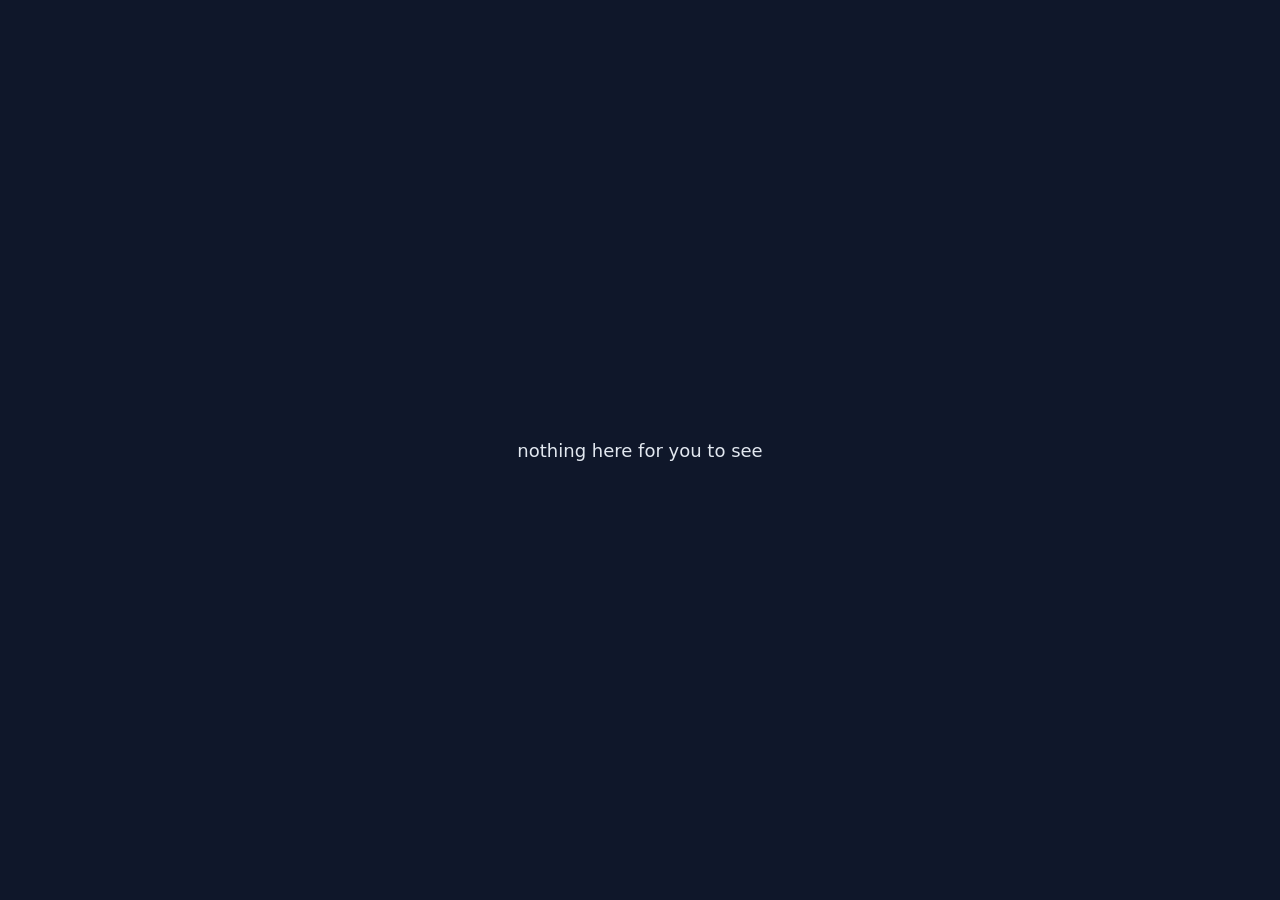
<file: index.html>
<!doctype html>
<html lang="en">
<head>
  <meta charset="utf-8">
  <meta name="viewport" content="width=device-width, initial-scale=1">
  <title>Website</title>
  <style>
    body {
      margin: 0;
      min-height: 100vh;
      display: grid;
      place-items: center;
      background: #0f172a;
      color: #e2e8f0;
      font-family: ui-sans-serif, system-ui, -apple-system, Segoe UI, Roboto, Helvetica, Arial, sans-serif;
    }
    p { font-size: 1.125rem; }
  </style>
</head>
<body>
  <p>nothing here for you to see</p>
</body>
</html>
</file>
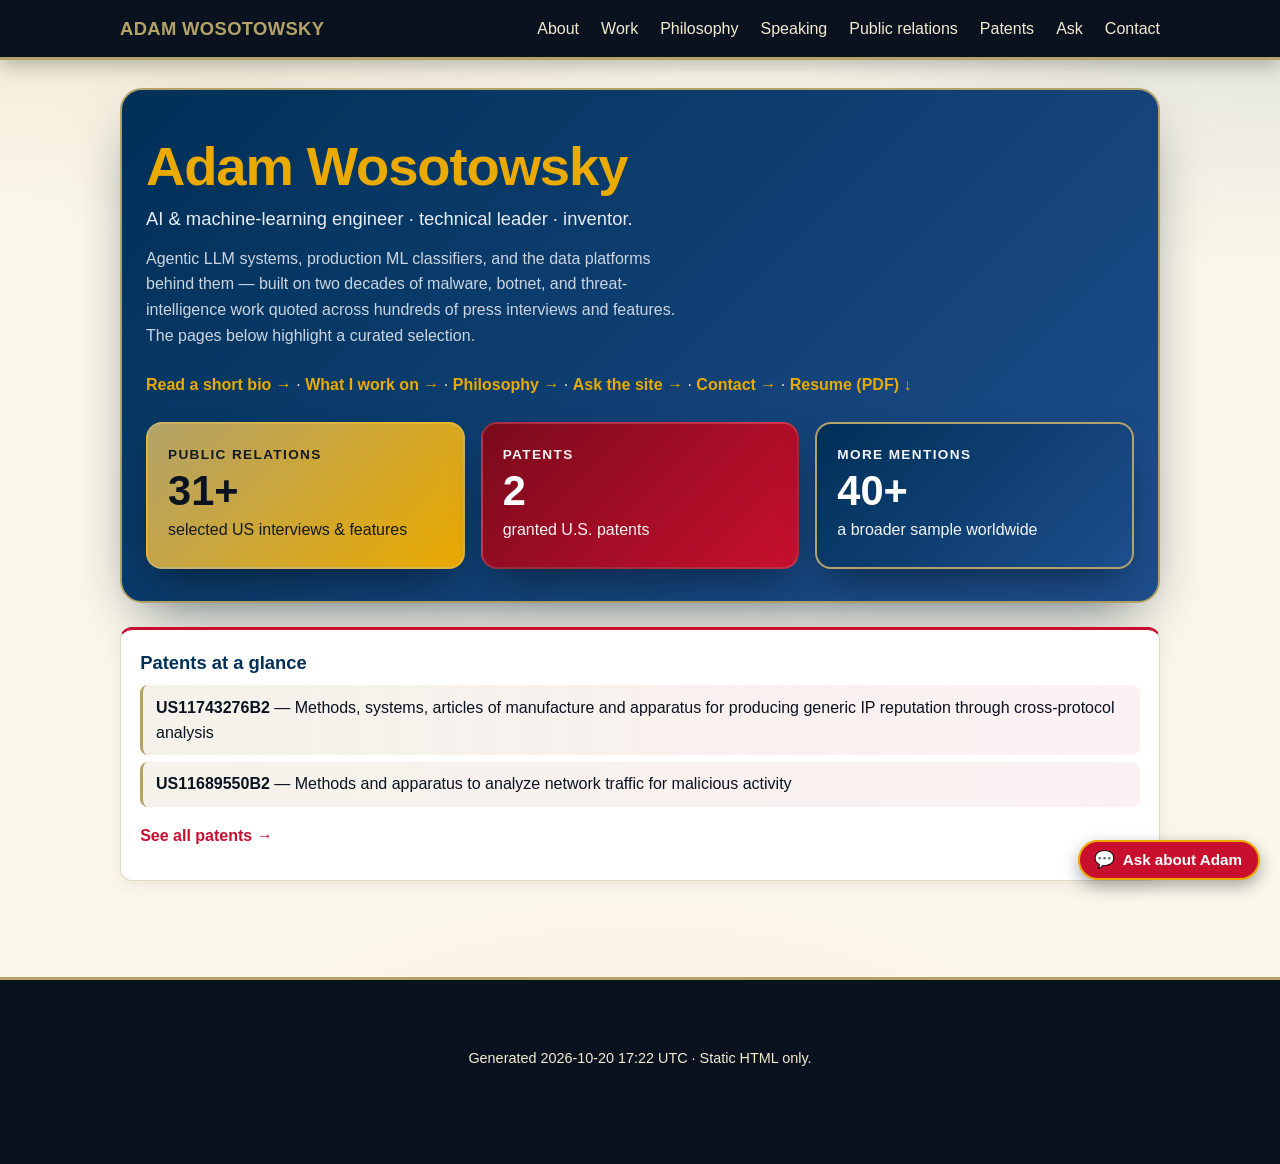
<file: adam/index.html>
<!doctype html>
<html lang="en">
<head>
  <meta charset="utf-8">
  <meta name="viewport" content="width=device-width, initial-scale=1">
  <meta name="referrer" content="no-referrer-when-downgrade">
  <title>Adam Wosotowsky</title>
  <meta name="description" content="Adam Wosotowsky: principal engineer for AI and machine learning — agentic LLM systems, production classifiers, and data platforms. Two decades of ML in threat intelligence.">
  <link rel="stylesheet" href="/adam/assets/styles.css">
  <link rel="icon" type="image/png" sizes="32x32" href="/adam/assets/favicon.png">
  <link rel="apple-touch-icon" sizes="180x180" href="/adam/assets/apple-touch-icon.png">
  <meta property="og:type" content="website">
  <meta property="og:title" content="Adam Wosotowsky">
  <meta property="og:description" content="Adam Wosotowsky: principal engineer for AI and machine learning — agentic LLM systems, production classifiers, and data platforms. Two decades of ML in threat intelligence.">
  <meta property="og:image" content="https://wosotowsky.org/adam/assets/og-card.png">
  <meta property="og:url" content="https://wosotowsky.org/adam/">
  <meta name="twitter:card" content="summary_large_image">
  <script src="/adam/assets/chat-launcher.js" defer></script>
</head>
<body>
  <header class="site-header">
    <div class="wrap header-inner">
      <a class="brand" href="/adam/">Adam&nbsp;Wosotowsky</a>
      <nav class="nav">
        <a href="/adam/about/">About</a>
        <a href="/adam/work/">Work</a>
        <a href="/adam/philosophy/">Philosophy</a>
        <a href="/adam/speaking/">Speaking</a>
        <a href="/adam/pr/">Public relations</a>
        <a href="/adam/patents/">Patents</a>
        <a href="/adam/chat/">Ask</a>
        <a href="/adam/contact/">Contact</a>
      </nav>
    </div>
  </header>
  <main class="wrap">

    <section class="hero">
      <h1>Adam Wosotowsky</h1>
      <p class="lead">AI &amp; machine-learning engineer &middot; technical leader &middot; inventor.</p>
      <p class="lead-sub">Agentic LLM systems, production ML classifiers, and the data platforms behind them &mdash; built on two decades of malware, botnet, and threat-intelligence work quoted across hundreds of press interviews and features. The pages below highlight a curated selection.</p>
      <p class="hero-links"><a href="/adam/about/">Read a short bio &rarr;</a> &middot; <a href="/adam/work/">What I work on &rarr;</a> &middot; <a href="/adam/philosophy/">Philosophy &rarr;</a> &middot; <a href="/adam/chat/">Ask the site &rarr;</a> &middot; <a href="/adam/contact/">Contact &rarr;</a> &middot; <a href="/adam/resume.pdf">Resume (PDF) &darr;</a></p>
      <div class="hero-tiles">
        <a class="tile tile-pr" href="/adam/pr/">
          <span class="tile-label">Public relations</span>
          <span class="tile-count">31+</span>
          <span class="tile-sub">selected US interviews &amp; features</span>
        </a>
        <a class="tile tile-patents" href="/adam/patents/">
          <span class="tile-label">Patents</span>
          <span class="tile-count">2</span>
          <span class="tile-sub">granted U.S. patents</span>
        </a>
        <a class="tile tile-all" href="/adam/mentions-all/">
          <span class="tile-label">More mentions</span>
          <span class="tile-count">40+</span>
          <span class="tile-sub">a broader sample worldwide</span>
        </a>
      </div>
    </section>

    <section class="card patents-preview">
      <h2>Patents at a glance</h2>
      <ul class="patent-list">
      <li><a href="/adam/patents/#US11743276B2">
        <strong>US11743276B2</strong> &mdash; Methods, systems, articles of manufacture and apparatus for producing generic IP reputation through cross-protocol analysis
      </a></li>
      <li><a href="/adam/patents/#US11689550B2">
        <strong>US11689550B2</strong> &mdash; Methods and apparatus to analyze network traffic for malicious activity
      </a></li>
      </ul>
      <p><a class="more" href="/adam/patents/">See all patents &rarr;</a></p>
    </section>
  </main>
  <footer class="site-footer">
    <div class="wrap">
      <p>Generated 2026-10-20 17:22 UTC &middot; Static HTML only.</p>
    </div>
  </footer>
</body>
</html>
</file>
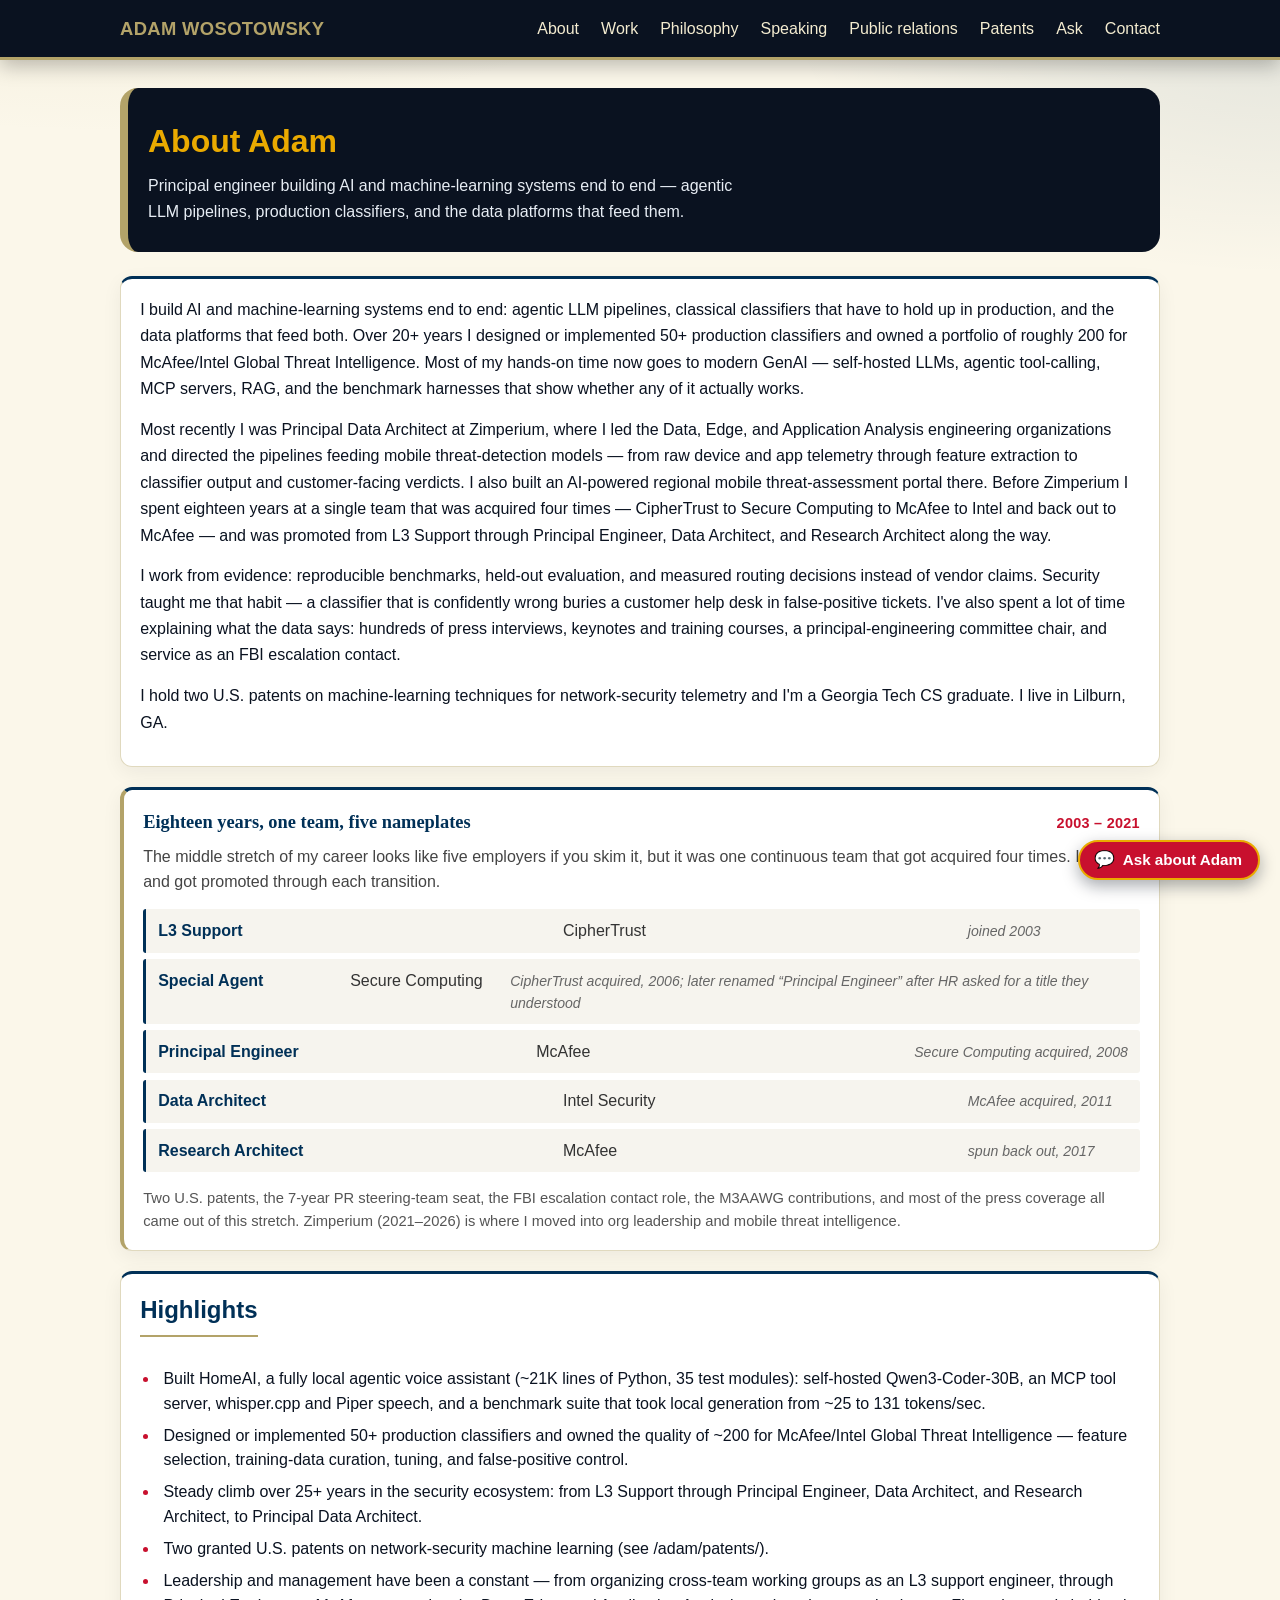
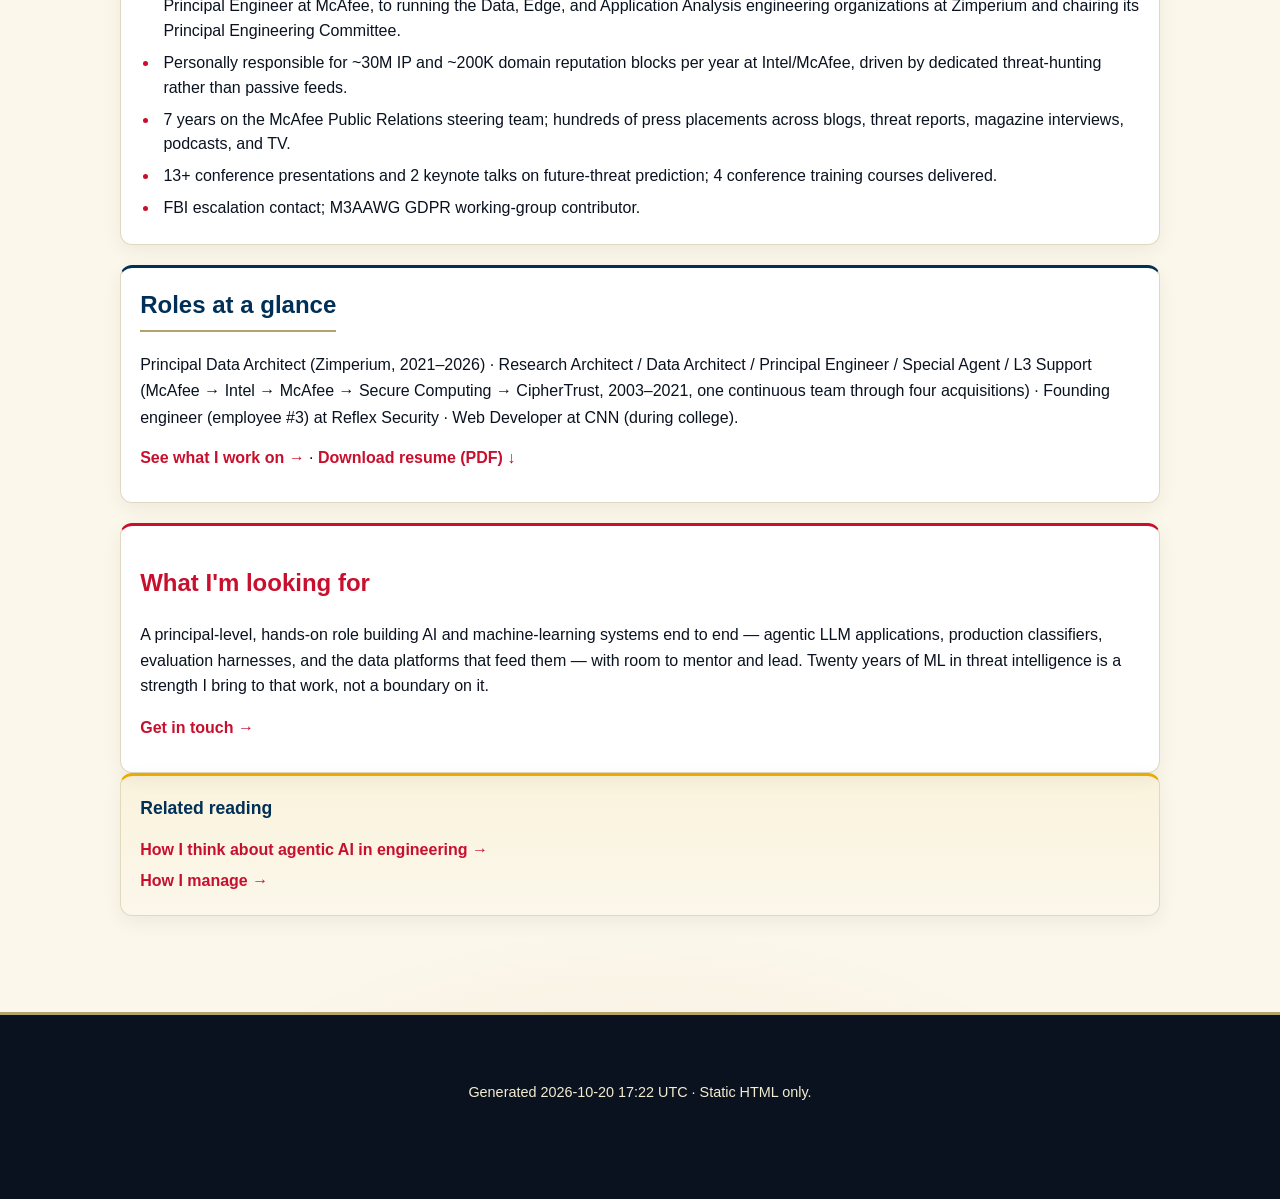
<file: adam/about/index.html>
<!doctype html>
<html lang="en">
<head>
  <meta charset="utf-8">
  <meta name="viewport" content="width=device-width, initial-scale=1">
  <meta name="referrer" content="no-referrer-when-downgrade">
  <title>About Adam</title>
  <meta name="description" content="Principal engineer building AI and machine-learning systems end to end — agentic LLM pipelines, production classifiers, and the data platforms that feed them.">
  <link rel="stylesheet" href="/adam/assets/styles.css">
  <link rel="icon" type="image/png" sizes="32x32" href="/adam/assets/favicon.png">
  <link rel="apple-touch-icon" sizes="180x180" href="/adam/assets/apple-touch-icon.png">
  <meta property="og:type" content="website">
  <meta property="og:title" content="About Adam">
  <meta property="og:description" content="Principal engineer building AI and machine-learning systems end to end — agentic LLM pipelines, production classifiers, and the data platforms that feed them.">
  <meta property="og:image" content="https://wosotowsky.org/adam/assets/og-card.png">
  <meta property="og:url" content="https://wosotowsky.org/adam/about/">
  <meta name="twitter:card" content="summary_large_image">
  <script src="/adam/assets/chat-launcher.js" defer></script>
</head>
<body>
  <header class="site-header">
    <div class="wrap header-inner">
      <a class="brand" href="/adam/">Adam&nbsp;Wosotowsky</a>
      <nav class="nav">
        <a href="/adam/about/">About</a>
        <a href="/adam/work/">Work</a>
        <a href="/adam/philosophy/">Philosophy</a>
        <a href="/adam/speaking/">Speaking</a>
        <a href="/adam/pr/">Public relations</a>
        <a href="/adam/patents/">Patents</a>
        <a href="/adam/chat/">Ask</a>
        <a href="/adam/contact/">Contact</a>
      </nav>
    </div>
  </header>
  <main class="wrap">

    <section class="page-head">
      <h1>About Adam</h1>
      <p class="lead">Principal engineer building AI and machine-learning systems end to end — agentic LLM pipelines, production classifiers, and the data platforms that feed them.</p>
    </section>
    <section class="card bio-intro">
      <p>I build AI and machine-learning systems end to end: agentic LLM pipelines, classical classifiers that have to hold up in production, and the data platforms that feed both. Over 20+ years I designed or implemented 50+ production classifiers and owned a portfolio of roughly 200 for McAfee/Intel Global Threat Intelligence. Most of my hands-on time now goes to modern GenAI — self-hosted LLMs, agentic tool-calling, MCP servers, RAG, and the benchmark harnesses that show whether any of it actually works.</p>
      <p>Most recently I was Principal Data Architect at Zimperium, where I led the Data, Edge, and Application Analysis engineering organizations and directed the pipelines feeding mobile threat-detection models — from raw device and app telemetry through feature extraction to classifier output and customer-facing verdicts. I also built an AI-powered regional mobile threat-assessment portal there. Before Zimperium I spent eighteen years at a single team that was acquired four times — CipherTrust to Secure Computing to McAfee to Intel and back out to McAfee — and was promoted from L3 Support through Principal Engineer, Data Architect, and Research Architect along the way.</p>
      <p>I work from evidence: reproducible benchmarks, held-out evaluation, and measured routing decisions instead of vendor claims. Security taught me that habit — a classifier that is confidently wrong buries a customer help desk in false-positive tickets. I&#x27;ve also spent a lot of time explaining what the data says: hundreds of press interviews, keynotes and training courses, a principal-engineering committee chair, and service as an FBI escalation contact.</p>
      <p>I hold two U.S. patents on machine-learning techniques for network-security telemetry and I&#x27;m a Georgia Tech CS graduate. I live in Lilburn, GA.</p>
    </section>
    <section class="card career-arc">
      <div class="career-arc-header">
        <h2>Eighteen years, one team, five nameplates</h2>
        <span class="career-arc-years">2003 – 2021</span>
      </div>
      <p class="career-arc-lead">The middle stretch of my career looks like five employers if you skim it, but it was one continuous team that got acquired four times. I stayed and got promoted through each transition.</p>
      <ol class="career-chain">
        <li class="career-step">
          <div class="career-step-role">L3 Support</div>
          <div class="career-step-employer">CipherTrust</div>
          <div class="career-step-note">joined 2003</div>
        </li>
        <li class="career-step">
          <div class="career-step-role">Special Agent</div>
          <div class="career-step-employer">Secure Computing</div>
          <div class="career-step-note">CipherTrust acquired, 2006; later renamed “Principal Engineer” after HR asked for a title they understood</div>
        </li>
        <li class="career-step">
          <div class="career-step-role">Principal Engineer</div>
          <div class="career-step-employer">McAfee</div>
          <div class="career-step-note">Secure Computing acquired, 2008</div>
        </li>
        <li class="career-step">
          <div class="career-step-role">Data Architect</div>
          <div class="career-step-employer">Intel Security</div>
          <div class="career-step-note">McAfee acquired, 2011</div>
        </li>
        <li class="career-step">
          <div class="career-step-role">Research Architect</div>
          <div class="career-step-employer">McAfee</div>
          <div class="career-step-note">spun back out, 2017</div>
        </li>
      </ol>
      <p class="career-arc-footnote">Two U.S. patents, the 7-year PR steering-team seat, the FBI escalation contact role, the M3AAWG contributions, and most of the press coverage all came out of this stretch. Zimperium (2021–2026) is where I moved into org leadership and mobile threat intelligence.</p>
    </section>
    <section class="card bio-highlights">
      <h2>Highlights</h2>
      <ul class="bullet-list">
        <li>Built HomeAI, a fully local agentic voice assistant (~21K lines of Python, 35 test modules): self-hosted Qwen3-Coder-30B, an MCP tool server, whisper.cpp and Piper speech, and a benchmark suite that took local generation from ~25 to 131 tokens/sec.</li>
        <li>Designed or implemented 50+ production classifiers and owned the quality of ~200 for McAfee/Intel Global Threat Intelligence — feature selection, training-data curation, tuning, and false-positive control.</li>
        <li>Steady climb over 25+ years in the security ecosystem: from L3 Support through Principal Engineer, Data Architect, and Research Architect, to Principal Data Architect.</li>
        <li>Two granted U.S. patents on network-security machine learning (see /adam/patents/).</li>
        <li>Leadership and management have been a constant — from organizing cross-team working groups as an L3 support engineer, through Principal Engineer at McAfee, to running the Data, Edge, and Application Analysis engineering organizations at Zimperium and chairing its Principal Engineering Committee.</li>
        <li>Personally responsible for ~30M IP and ~200K domain reputation blocks per year at Intel/McAfee, driven by dedicated threat-hunting rather than passive feeds.</li>
        <li>7 years on the McAfee Public Relations steering team; hundreds of press placements across blogs, threat reports, magazine interviews, podcasts, and TV.</li>
        <li>13+ conference presentations and 2 keynote talks on future-threat prediction; 4 conference training courses delivered.</li>
        <li>FBI escalation contact; M3AAWG GDPR working-group contributor.</li>
      </ul>
    </section>
    <section class="card bio-roles">
      <h2>Roles at a glance</h2>
      <p>Principal Data Architect (Zimperium, 2021–2026) · Research Architect / Data Architect / Principal Engineer / Special Agent / L3 Support (McAfee → Intel → McAfee → Secure Computing → CipherTrust, 2003–2021, one continuous team through four acquisitions) · Founding engineer (employee #3) at Reflex Security · Web Developer at CNN (during college).</p>
      <p><a class="more" href="/adam/work/">See what I work on &rarr;</a> &middot; <a class="more" href="/adam/resume.pdf">Download resume (PDF) &darr;</a></p>
    </section>
    <section class="card bio-looking">
      <h2>What I&#x27;m looking for</h2>
      <p>A principal-level, hands-on role building AI and machine-learning systems end to end — agentic LLM applications, production classifiers, evaluation harnesses, and the data platforms that feed them — with room to mentor and lead. Twenty years of ML in threat intelligence is a strength I bring to that work, not a boundary on it.</p>
      <p><a class="more" href="/adam/contact/">Get in touch &rarr;</a></p>
    </section>
    <section class="card see-also">
      <h2>Related reading</h2>
      <p><a href="/adam/philosophy/#agentic-ai">How I think about agentic AI in engineering &rarr;</a></p>
      <p><a href="/adam/philosophy/#management">How I manage &rarr;</a></p>
    </section>
    <script type="application/ld+json">
{
  "@context": "https://schema.org",
  "@type": "Person",
  "name": "Adam Wosotowsky",
  "url": "https://wosotowsky.org/",
  "jobTitle": "Principal Engineer — AI & Machine Learning",
  "description": "Principal engineer building AI and machine-learning systems end to end: agentic LLM pipelines, production classifiers, and the data platforms that feed them. Two U.S. patents.",
  "sameAs": [
    "https://www.linkedin.com/in/adamwosotowsky",
    "https://github.com/adamwoz-personal"
  ],
  "address": {
    "@type": "PostalAddress",
    "addressLocality": "Lilburn",
    "addressRegion": "GA",
    "addressCountry": "US"
  },
  "knowsAbout": [
    "Agentic AI",
    "Large language models",
    "Model Context Protocol (MCP)",
    "Retrieval-augmented generation",
    "Machine learning",
    "Model evaluation and benchmarking",
    "Data engineering",
    "Threat intelligence",
    "Malware analysis",
    "Botnet takedowns",
    "IP and domain reputation",
    "Machine learning for security",
    "Mobile threat intelligence",
    "Messaging abuse and email fraud"
  ],
  "seeks": {
    "@type": "Demand",
    "name": "Principal AI/ML engineering role",
    "description": "Principal-level, hands-on role building AI and machine-learning systems: agentic LLM applications, classifiers, evaluation, and data platforms."
  }
}
    </script>
  </main>
  <footer class="site-footer">
    <div class="wrap">
      <p>Generated 2026-10-20 17:22 UTC &middot; Static HTML only.</p>
    </div>
  </footer>
</body>
</html>
</file>
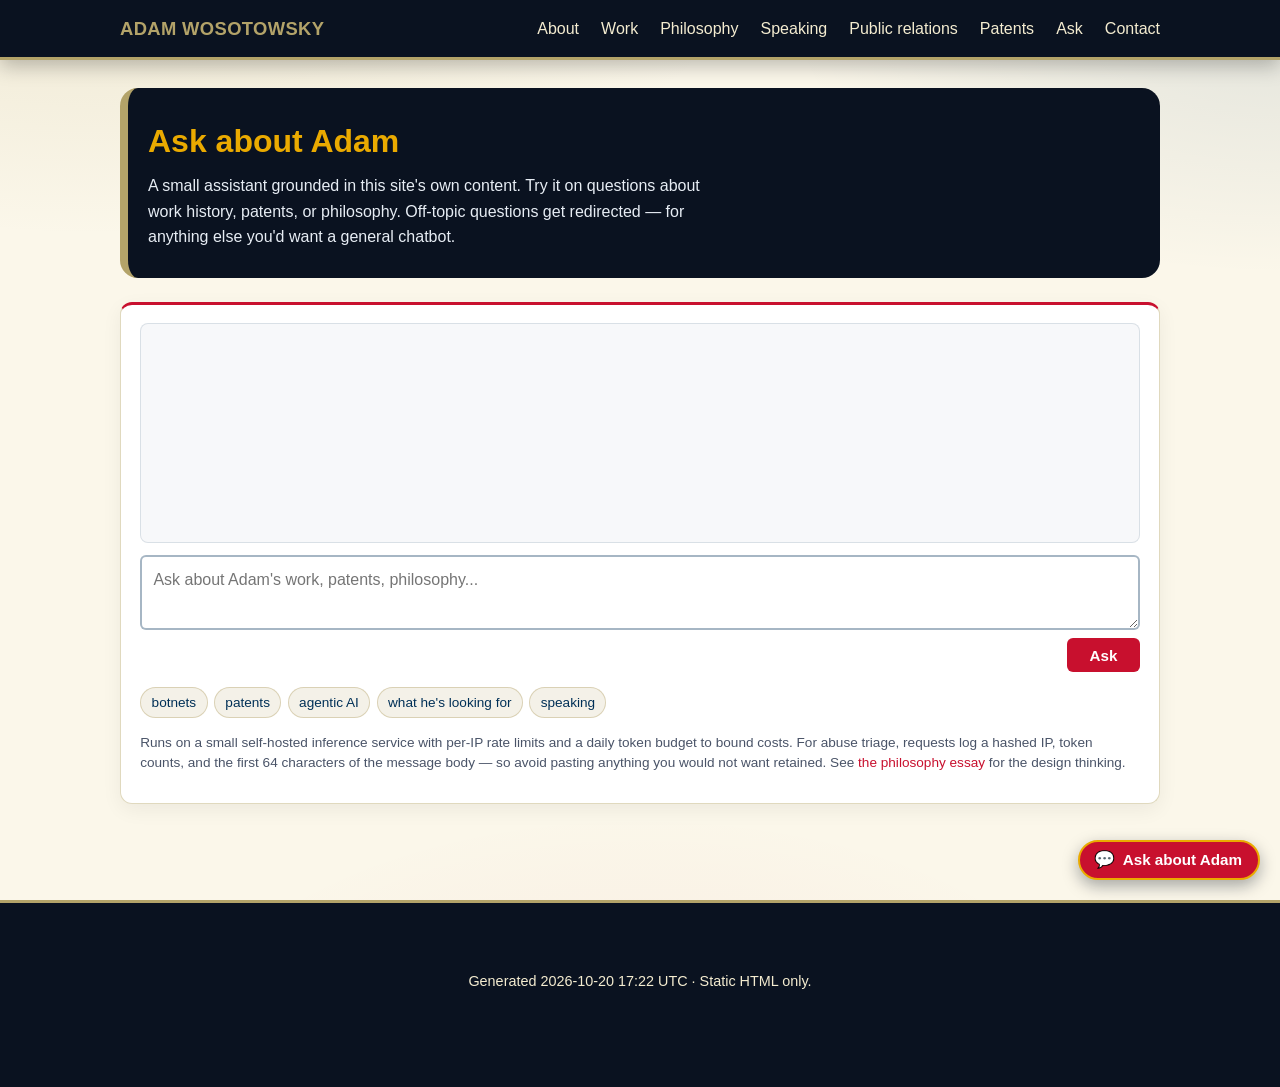
<file: adam/chat/index.html>
<!doctype html>
<html lang="en">
<head>
  <meta charset="utf-8">
  <meta name="viewport" content="width=device-width, initial-scale=1">
  <meta name="referrer" content="no-referrer-when-downgrade">
  <title>Ask about Adam — wosotowsky.org</title>
  <meta name="description" content="A small RAG assistant grounded in Adam Wosotowsky&#x27;s site content.">
  <link rel="stylesheet" href="/adam/assets/styles.css">
  <link rel="icon" type="image/png" sizes="32x32" href="/adam/assets/favicon.png">
  <link rel="apple-touch-icon" sizes="180x180" href="/adam/assets/apple-touch-icon.png">
  <meta property="og:type" content="website">
  <meta property="og:title" content="Ask about Adam — wosotowsky.org">
  <meta property="og:description" content="A small RAG assistant grounded in Adam Wosotowsky&#x27;s site content.">
  <meta property="og:image" content="https://wosotowsky.org/adam/assets/og-card.png">
  <meta property="og:url" content="https://wosotowsky.org/adam/chat/">
  <meta name="twitter:card" content="summary_large_image">
  <script src="/adam/assets/chat-launcher.js" defer></script>
</head>
<body>
  <header class="site-header">
    <div class="wrap header-inner">
      <a class="brand" href="/adam/">Adam&nbsp;Wosotowsky</a>
      <nav class="nav">
        <a href="/adam/about/">About</a>
        <a href="/adam/work/">Work</a>
        <a href="/adam/philosophy/">Philosophy</a>
        <a href="/adam/speaking/">Speaking</a>
        <a href="/adam/pr/">Public relations</a>
        <a href="/adam/patents/">Patents</a>
        <a href="/adam/chat/">Ask</a>
        <a href="/adam/contact/">Contact</a>
      </nav>
    </div>
  </header>
  <main class="wrap">

    <section class="page-head">
      <h1>Ask about Adam</h1>
      <p class="lead">A small assistant grounded in this site's own content. Try it on questions about work history, patents, or philosophy. Off-topic questions get redirected — for anything else you'd want a general chatbot.</p>
    </section>
    <section class="card chat-card">
      <div id="chat-messages" class="chat-messages" aria-live="polite" aria-label="Conversation"></div>
      <form id="chat-form" class="chat-form" autocomplete="off">
        <label for="chat-input" class="visually-hidden">Your question</label>
        <textarea id="chat-input" name="message" rows="2" maxlength="2000" placeholder="Ask about Adam's work, patents, philosophy..." required></textarea>
        <div class="chat-controls">
          <div id="chat-status" class="chat-status" aria-live="polite"></div>
          <button id="chat-submit" type="submit" class="chat-submit">Ask</button>
        </div>
      </form>
      <div class="chat-suggestions">
        <span class="chip" data-suggest="What has Adam worked on in botnets?">botnets</span>
        <span class="chip" data-suggest="What are Adam's patents actually about?">patents</span>
        <span class="chip" data-suggest="How does Adam think about agentic AI in engineering?">agentic AI</span>
        <span class="chip" data-suggest="What kind of role is Adam looking for?">what he's looking for</span>
        <span class="chip" data-suggest="Where has Adam spoken publicly?">speaking</span>
      </div>
      <p class="chat-footnote">Runs on a small self-hosted inference service with per-IP rate limits and a daily token budget to bound costs. For abuse triage, requests log a hashed IP, token counts, and the first 64 characters of the message body — so avoid pasting anything you would not want retained. See <a href="/adam/philosophy/#agentic-ai">the philosophy essay</a> for the design thinking.</p>
    </section>
    <script src="/adam/chat/chat.js" defer></script>
  </main>
  <footer class="site-footer">
    <div class="wrap">
      <p>Generated 2026-10-20 17:22 UTC &middot; Static HTML only.</p>
    </div>
  </footer>
</body>
</html>
</file>
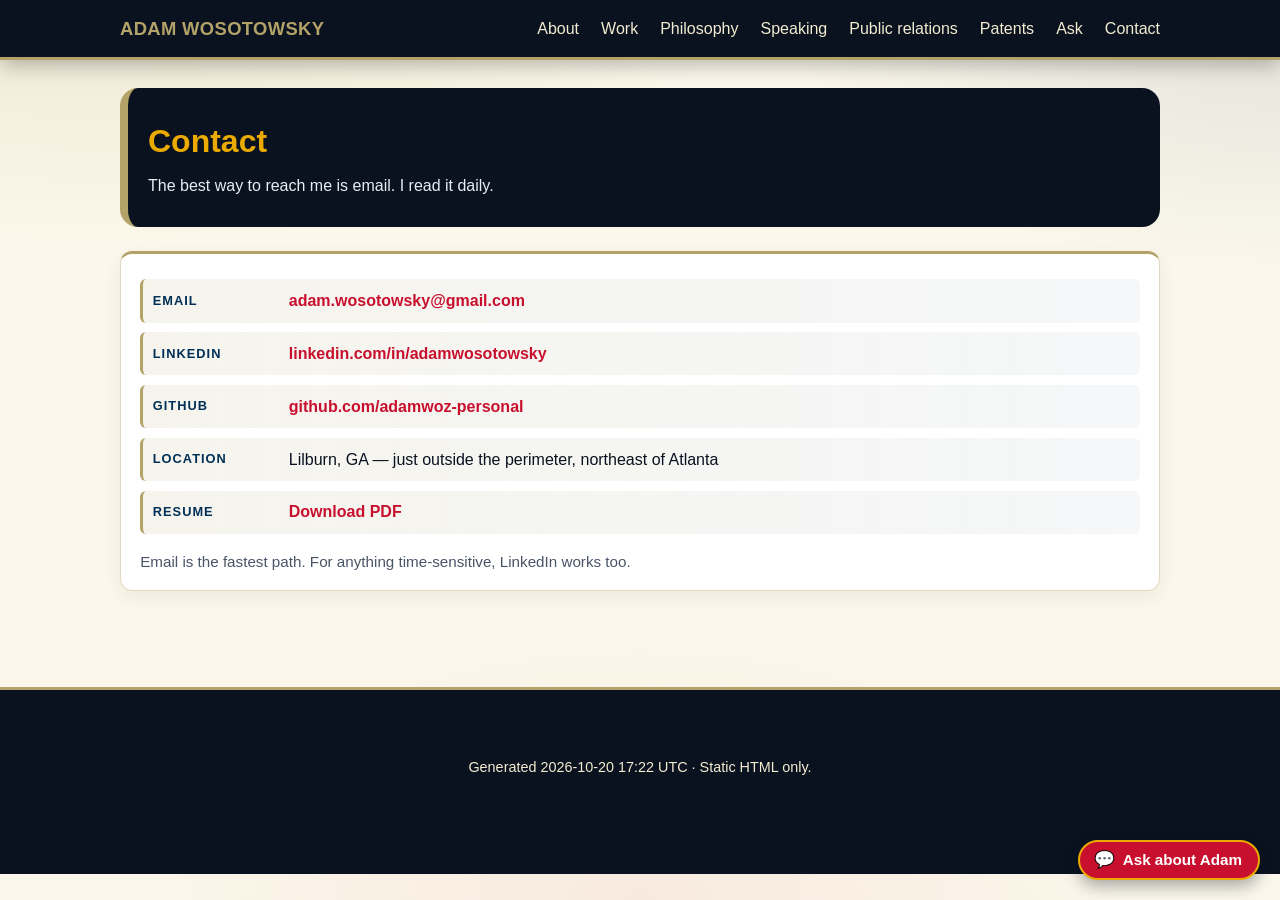
<file: adam/contact/index.html>
<!doctype html>
<html lang="en">
<head>
  <meta charset="utf-8">
  <meta name="viewport" content="width=device-width, initial-scale=1">
  <meta name="referrer" content="no-referrer-when-downgrade">
  <title>Contact</title>
  <meta name="description" content="The best way to reach me is email. I read it daily.">
  <link rel="stylesheet" href="/adam/assets/styles.css">
  <link rel="icon" type="image/png" sizes="32x32" href="/adam/assets/favicon.png">
  <link rel="apple-touch-icon" sizes="180x180" href="/adam/assets/apple-touch-icon.png">
  <meta property="og:type" content="website">
  <meta property="og:title" content="Contact">
  <meta property="og:description" content="The best way to reach me is email. I read it daily.">
  <meta property="og:image" content="https://wosotowsky.org/adam/assets/og-card.png">
  <meta property="og:url" content="https://wosotowsky.org/adam/contact/">
  <meta name="twitter:card" content="summary_large_image">
  <script src="/adam/assets/chat-launcher.js" defer></script>
</head>
<body>
  <header class="site-header">
    <div class="wrap header-inner">
      <a class="brand" href="/adam/">Adam&nbsp;Wosotowsky</a>
      <nav class="nav">
        <a href="/adam/about/">About</a>
        <a href="/adam/work/">Work</a>
        <a href="/adam/philosophy/">Philosophy</a>
        <a href="/adam/speaking/">Speaking</a>
        <a href="/adam/pr/">Public relations</a>
        <a href="/adam/patents/">Patents</a>
        <a href="/adam/chat/">Ask</a>
        <a href="/adam/contact/">Contact</a>
      </nav>
    </div>
  </header>
  <main class="wrap">

    <section class="page-head">
      <h1>Contact</h1>
      <p class="lead">The best way to reach me is email. I read it daily.</p>
    </section>
    <section class="card contact-card">
      <ul class="contact-list">
      <li><span class="ch-label">Email</span><span class="ch-value"><a href="mailto:adam.wosotowsky@gmail.com">adam.wosotowsky@gmail.com</a></span></li>
      <li><span class="ch-label">LinkedIn</span><span class="ch-value"><a href="https://www.linkedin.com/in/adamwosotowsky" rel="noopener noreferrer">linkedin.com/in/adamwosotowsky</a></span></li>
      <li><span class="ch-label">GitHub</span><span class="ch-value"><a href="https://github.com/adamwoz-personal" rel="noopener noreferrer">github.com/adamwoz-personal</a></span></li>
      <li><span class="ch-label">Location</span><span class="ch-value">Lilburn, GA — just outside the perimeter, northeast of Atlanta</span></li>
      <li><span class="ch-label">Resume</span><span class="ch-value"><a href="/adam/resume.pdf">Download PDF</a></span></li>
      </ul>
      <p class="note">Email is the fastest path. For anything time-sensitive, LinkedIn works too.</p>
    </section>
  </main>
  <footer class="site-footer">
    <div class="wrap">
      <p>Generated 2026-10-20 17:22 UTC &middot; Static HTML only.</p>
    </div>
  </footer>
</body>
</html>
</file>
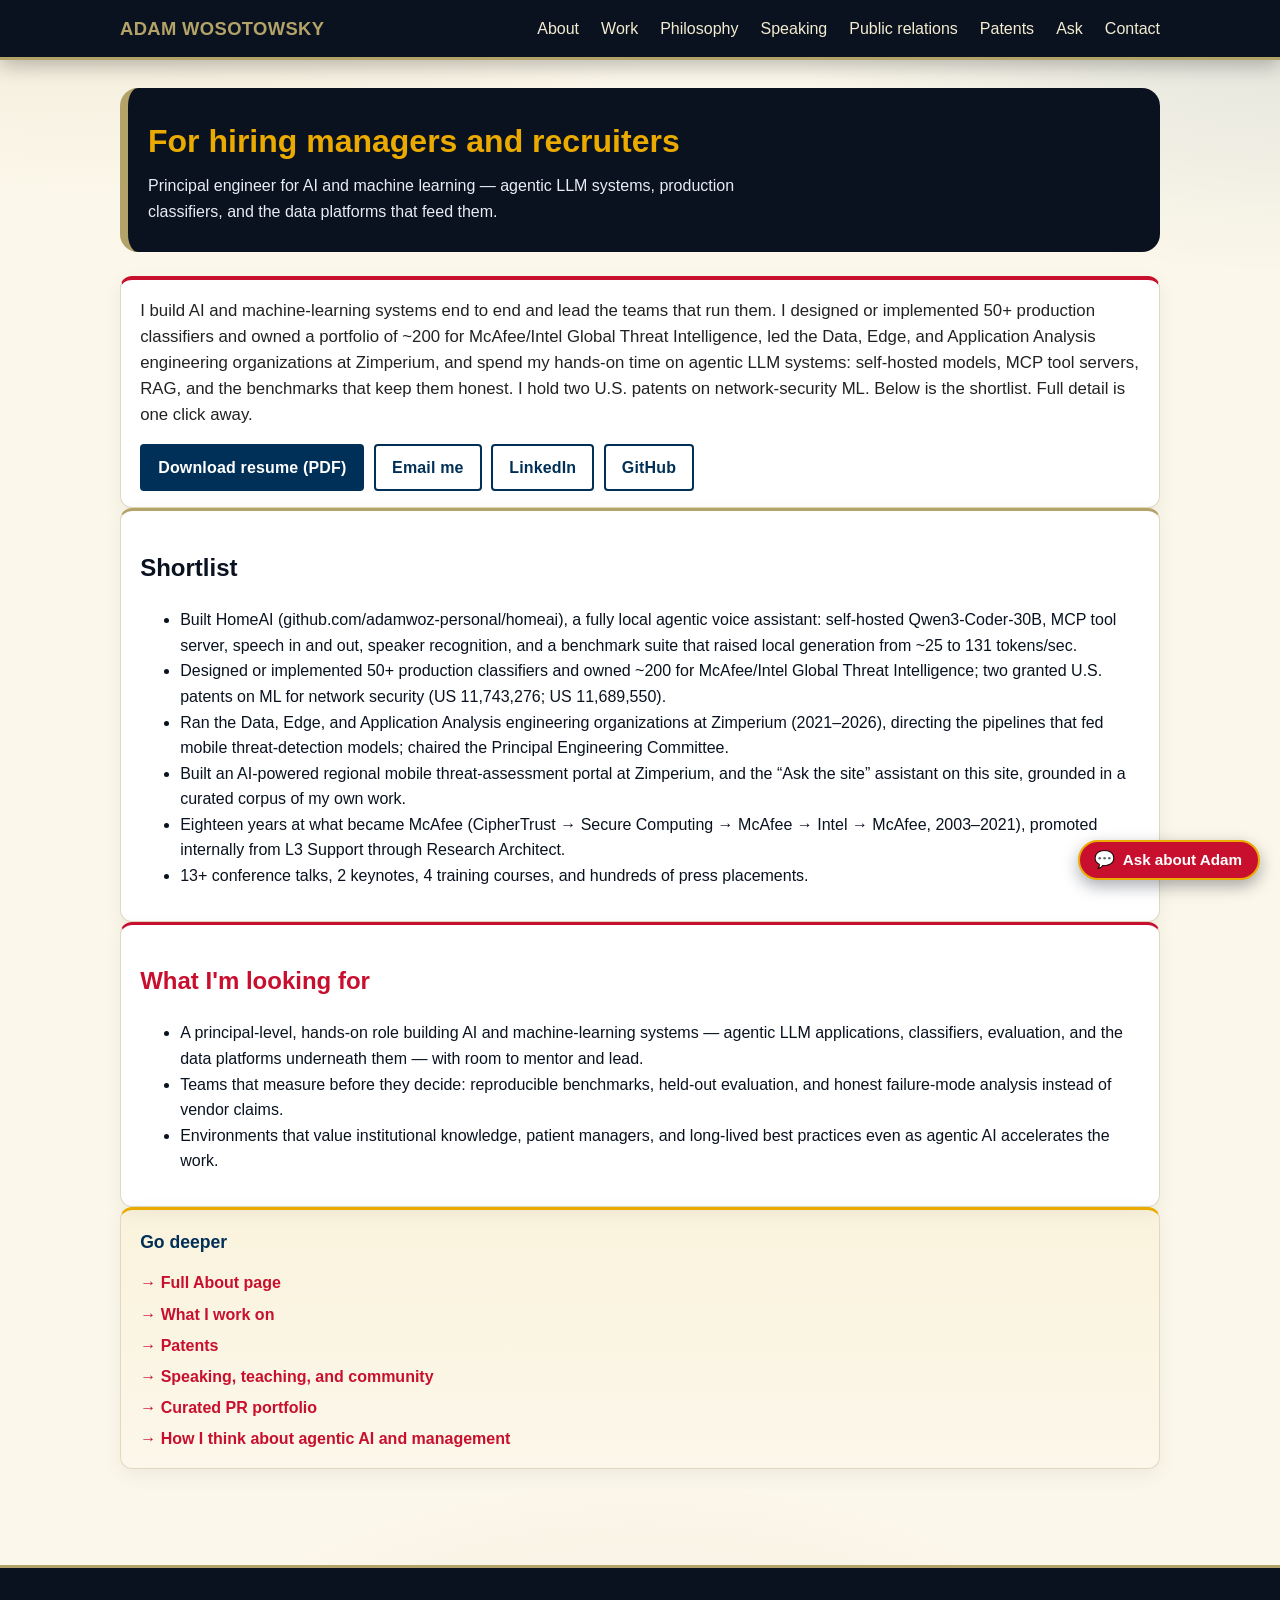
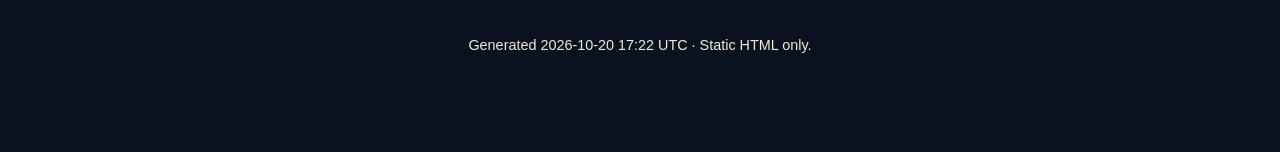
<file: adam/hire/index.html>
<!doctype html>
<html lang="en">
<head>
  <meta charset="utf-8">
  <meta name="viewport" content="width=device-width, initial-scale=1">
  <meta name="referrer" content="no-referrer-when-downgrade">
  <title>For hiring managers and recruiters</title>
  <meta name="description" content="Principal engineer for AI and machine learning — agentic LLM systems, production classifiers, and the data platforms that feed them.">
  <link rel="stylesheet" href="/adam/assets/styles.css">
  <link rel="icon" type="image/png" sizes="32x32" href="/adam/assets/favicon.png">
  <link rel="apple-touch-icon" sizes="180x180" href="/adam/assets/apple-touch-icon.png">
  <meta property="og:type" content="website">
  <meta property="og:title" content="For hiring managers and recruiters">
  <meta property="og:description" content="Principal engineer for AI and machine learning — agentic LLM systems, production classifiers, and the data platforms that feed them.">
  <meta property="og:image" content="https://wosotowsky.org/adam/assets/og-card.png">
  <meta property="og:url" content="https://wosotowsky.org/adam/hire/">
  <meta name="twitter:card" content="summary_large_image">
  <script src="/adam/assets/chat-launcher.js" defer></script>
</head>
<body>
  <header class="site-header">
    <div class="wrap header-inner">
      <a class="brand" href="/adam/">Adam&nbsp;Wosotowsky</a>
      <nav class="nav">
        <a href="/adam/about/">About</a>
        <a href="/adam/work/">Work</a>
        <a href="/adam/philosophy/">Philosophy</a>
        <a href="/adam/speaking/">Speaking</a>
        <a href="/adam/pr/">Public relations</a>
        <a href="/adam/patents/">Patents</a>
        <a href="/adam/chat/">Ask</a>
        <a href="/adam/contact/">Contact</a>
      </nav>
    </div>
  </header>
  <main class="wrap">

    <section class="page-head">
      <h1>For hiring managers and recruiters</h1>
      <p class="lead">Principal engineer for AI and machine learning — agentic LLM systems, production classifiers, and the data platforms that feed them.</p>
    </section>
    <section class="card hire-pitch-card">
      <p class="hire-pitch">I build AI and machine-learning systems end to end and lead the teams that run them. I designed or implemented 50+ production classifiers and owned a portfolio of ~200 for McAfee/Intel Global Threat Intelligence, led the Data, Edge, and Application Analysis engineering organizations at Zimperium, and spend my hands-on time on agentic LLM systems: self-hosted models, MCP tool servers, RAG, and the benchmarks that keep them honest. I hold two U.S. patents on network-security ML. Below is the shortlist. Full detail is one click away.</p>
      <div class="hire-ctas">
        <a class="cta-primary" href="/adam/resume.pdf">Download resume (PDF)</a>
        <a class="cta-secondary" href="mailto:adam.wosotowsky@gmail.com">Email me</a>
        <a class="cta-secondary" href="https://www.linkedin.com/in/adamwosotowsky" rel="noopener noreferrer">LinkedIn</a>
        <a class="cta-secondary" href="https://github.com/adamwoz-personal" rel="noopener noreferrer">GitHub</a>
      </div>
    </section>
    <section class="card hire-highlights">
      <h2>Shortlist</h2>
      <ul class="bullet-list">
        <li>Built HomeAI (github.com/adamwoz-personal/homeai), a fully local agentic voice assistant: self-hosted Qwen3-Coder-30B, MCP tool server, speech in and out, speaker recognition, and a benchmark suite that raised local generation from ~25 to 131 tokens/sec.</li>
        <li>Designed or implemented 50+ production classifiers and owned ~200 for McAfee/Intel Global Threat Intelligence; two granted U.S. patents on ML for network security (US 11,743,276; US 11,689,550).</li>
        <li>Ran the Data, Edge, and Application Analysis engineering organizations at Zimperium (2021–2026), directing the pipelines that fed mobile threat-detection models; chaired the Principal Engineering Committee.</li>
        <li>Built an AI-powered regional mobile threat-assessment portal at Zimperium, and the “Ask the site” assistant on this site, grounded in a curated corpus of my own work.</li>
        <li>Eighteen years at what became McAfee (CipherTrust → Secure Computing → McAfee → Intel → McAfee, 2003–2021), promoted internally from L3 Support through Research Architect.</li>
        <li>13+ conference talks, 2 keynotes, 4 training courses, and hundreds of press placements.</li>
      </ul>
    </section>
    <section class="card hire-looking">
      <h2>What I'm looking for</h2>
      <ul class="bullet-list">
        <li>A principal-level, hands-on role building AI and machine-learning systems — agentic LLM applications, classifiers, evaluation, and the data platforms underneath them — with room to mentor and lead.</li>
        <li>Teams that measure before they decide: reproducible benchmarks, held-out evaluation, and honest failure-mode analysis instead of vendor claims.</li>
        <li>Environments that value institutional knowledge, patient managers, and long-lived best practices even as agentic AI accelerates the work.</li>
      </ul>
    </section>
    <section class="card see-also">
      <h2>Go deeper</h2>
      <ul class="see-also-list">
      <li><a href="/adam/about/">Full About page</a></li>
      <li><a href="/adam/work/">What I work on</a></li>
      <li><a href="/adam/patents/">Patents</a></li>
      <li><a href="/adam/speaking/">Speaking, teaching, and community</a></li>
      <li><a href="/adam/pr/">Curated PR portfolio</a></li>
      <li><a href="/adam/philosophy/">How I think about agentic AI and management</a></li>
      </ul>
    </section>
    <script type="application/ld+json">
{
  "@context": "https://schema.org",
  "@type": "Person",
  "name": "Adam Wosotowsky",
  "url": "https://wosotowsky.org/adam/hire/",
  "jobTitle": "Principal Engineer — AI & Machine Learning",
  "description": "I build AI and machine-learning systems end to end and lead the teams that run them. I designed or implemented 50+ production classifiers and owned a portfolio of ~200 for McAfee/Intel Global Threat Intelligence, led the Data, Edge, and Application Analysis engineering organizations at Zimperium, an",
  "sameAs": [
    "https://www.linkedin.com/in/adamwosotowsky",
    "https://github.com/adamwoz-personal"
  ],
  "address": {
    "@type": "PostalAddress",
    "addressLocality": "Lilburn",
    "addressRegion": "GA",
    "addressCountry": "US"
  },
  "seeks": {
    "@type": "Demand",
    "name": "Principal AI/ML engineering role",
    "description": "A principal-level, hands-on role building AI and machine-learning systems — agentic LLM applications, classifiers, evaluation, and the data platforms underneath them — with room to mentor and lead. Teams that measure before they decide: reproducible benchmarks, held-out evaluation, and honest failure-mode analysis instead of vendor claims. Environments that value institutional knowledge, patient managers, and long-lived best practices even as agentic AI accelerates the work."
  },
  "knowsAbout": [
    "Agentic AI",
    "Large language models",
    "Model Context Protocol (MCP)",
    "Machine learning",
    "Model evaluation and benchmarking",
    "Data engineering",
    "Threat intelligence",
    "Machine learning for security",
    "Malware analysis",
    "Mobile threat intelligence",
    "Engineering leadership"
  ]
}
    </script>
  </main>
  <footer class="site-footer">
    <div class="wrap">
      <p>Generated 2026-10-20 17:22 UTC &middot; Static HTML only.</p>
    </div>
  </footer>
</body>
</html>
</file>
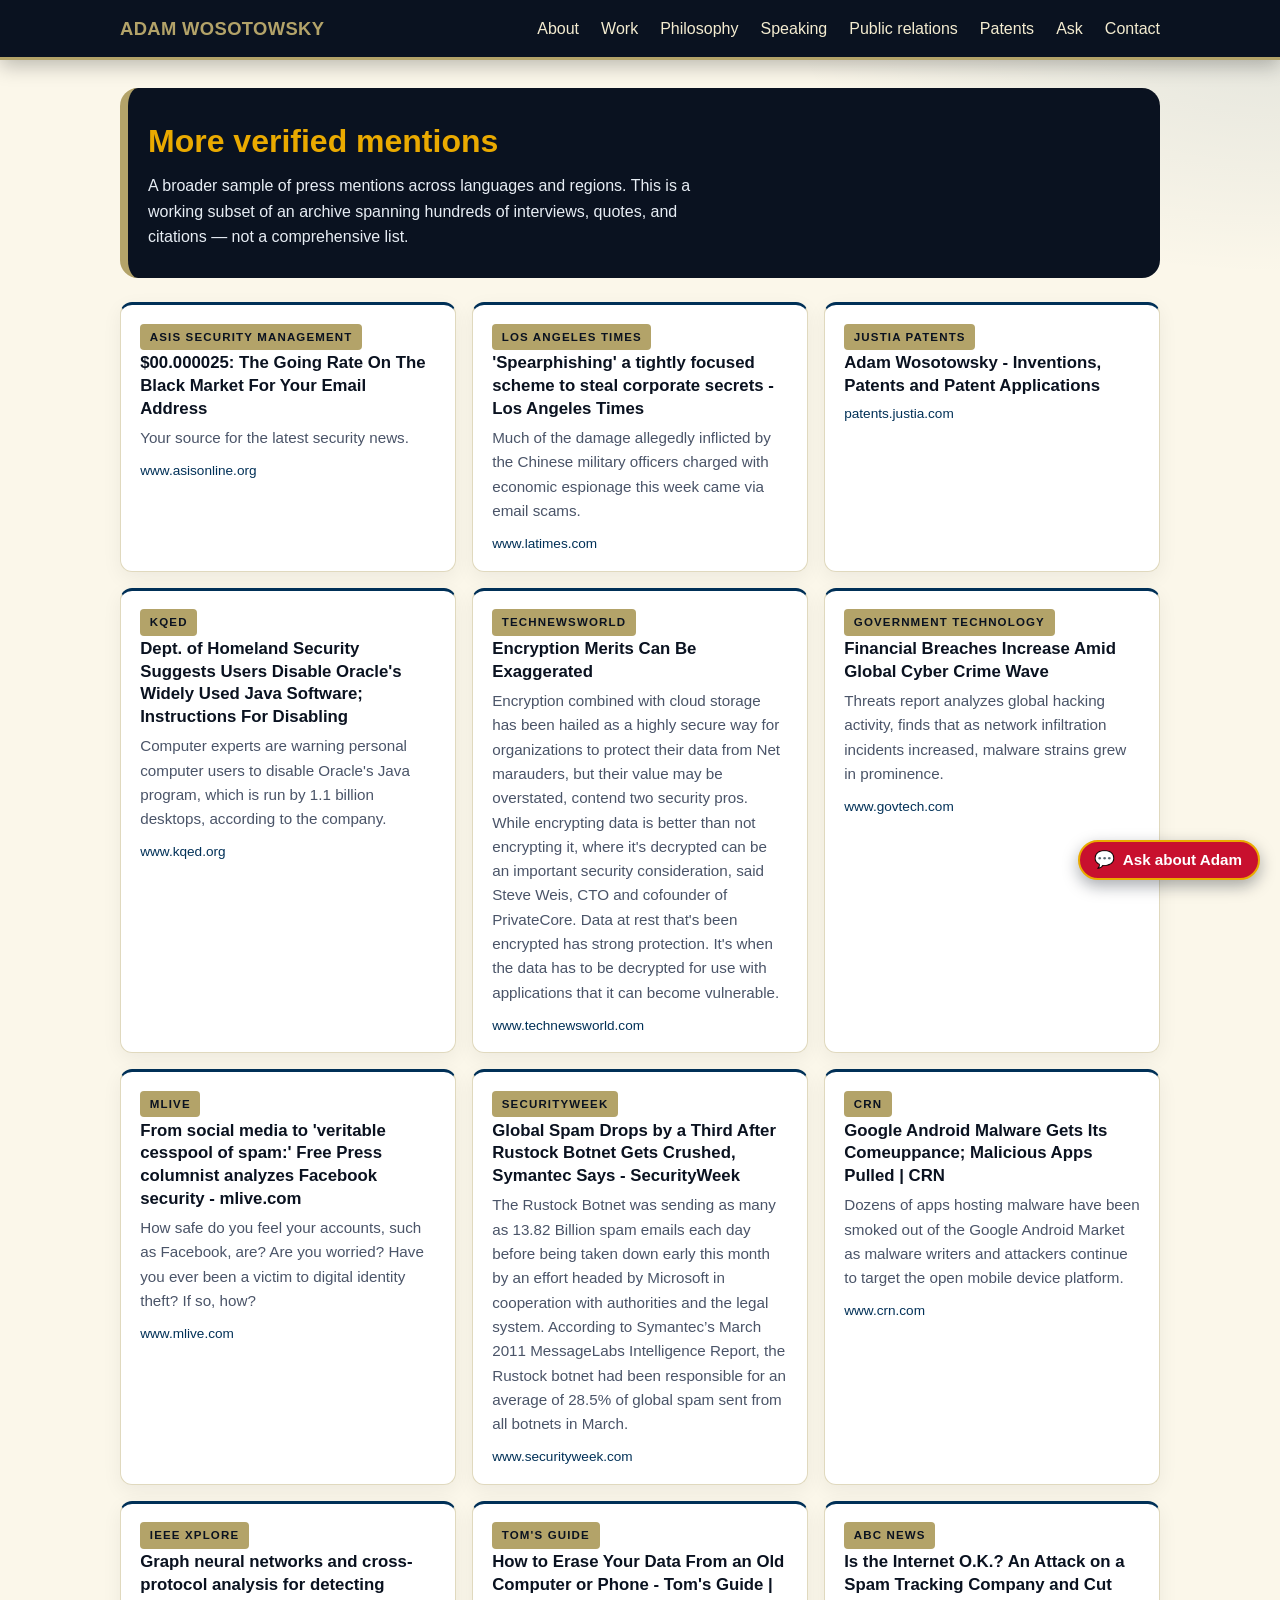
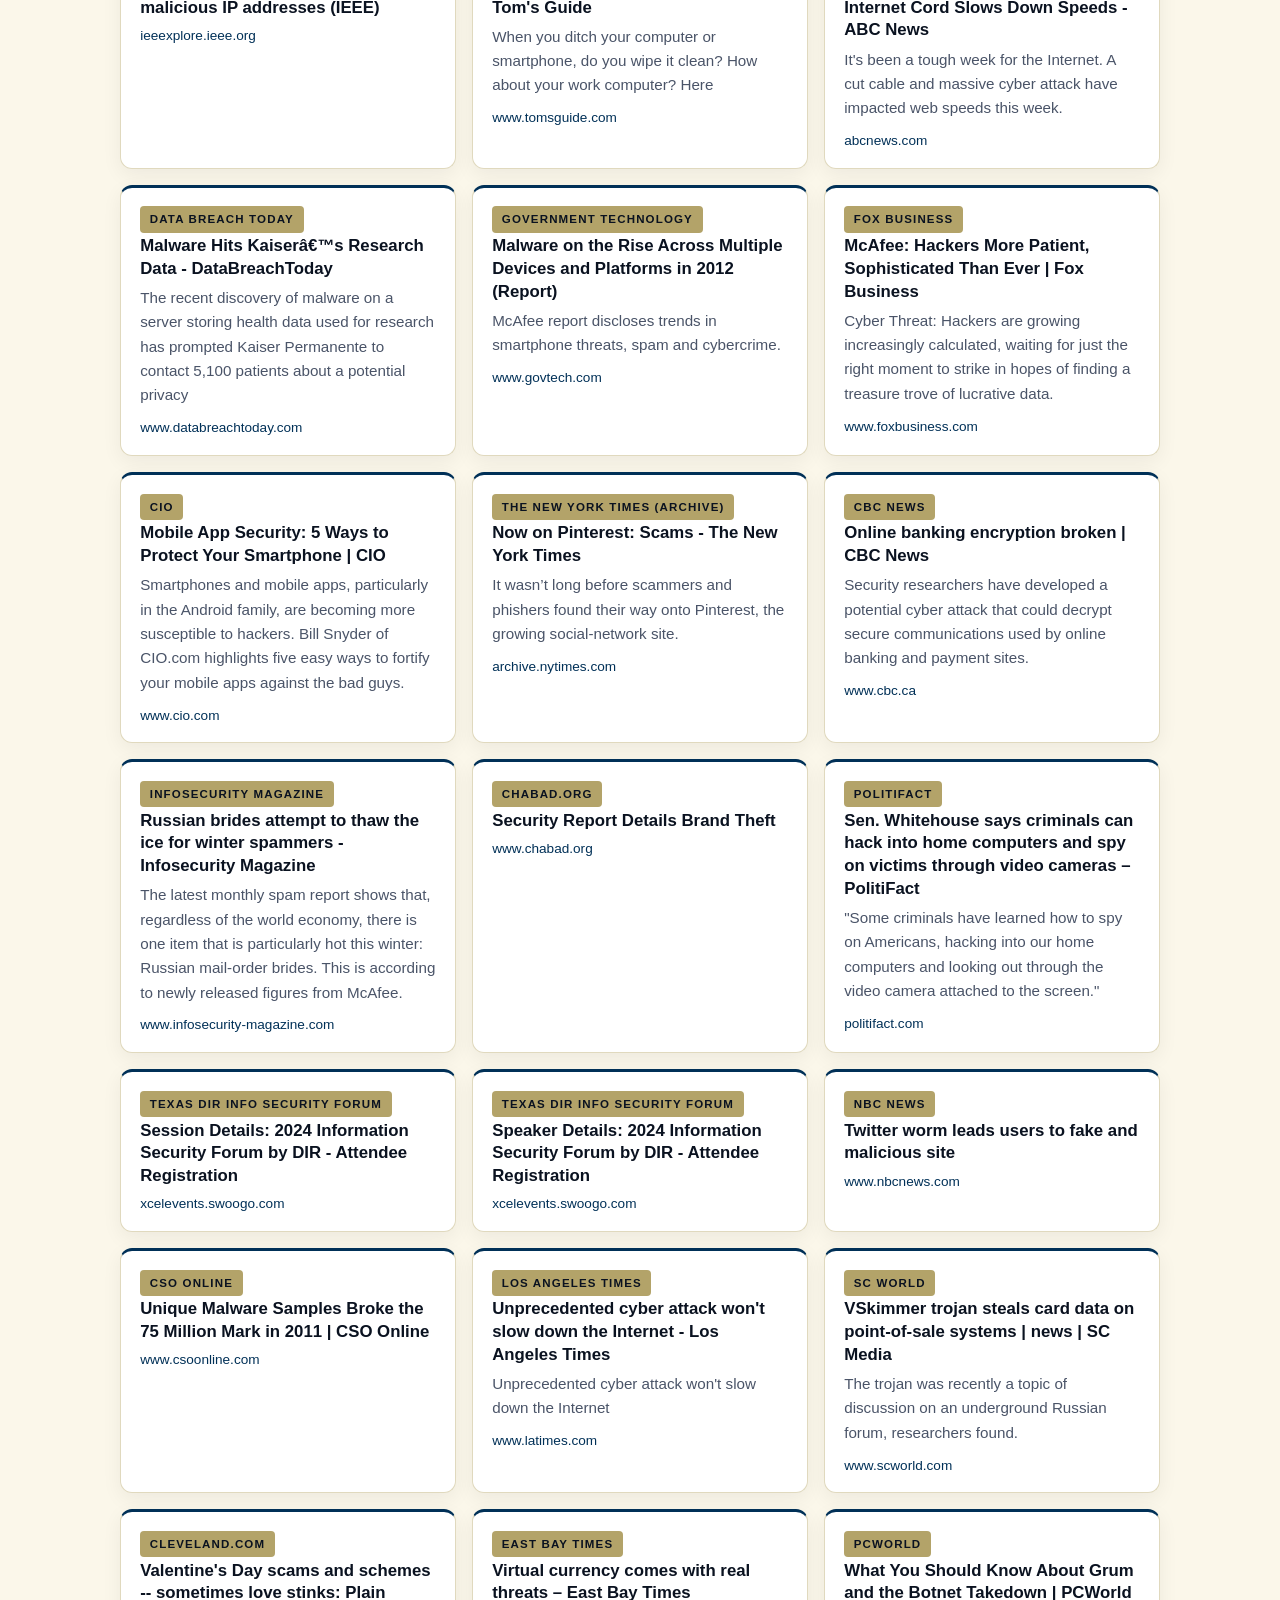
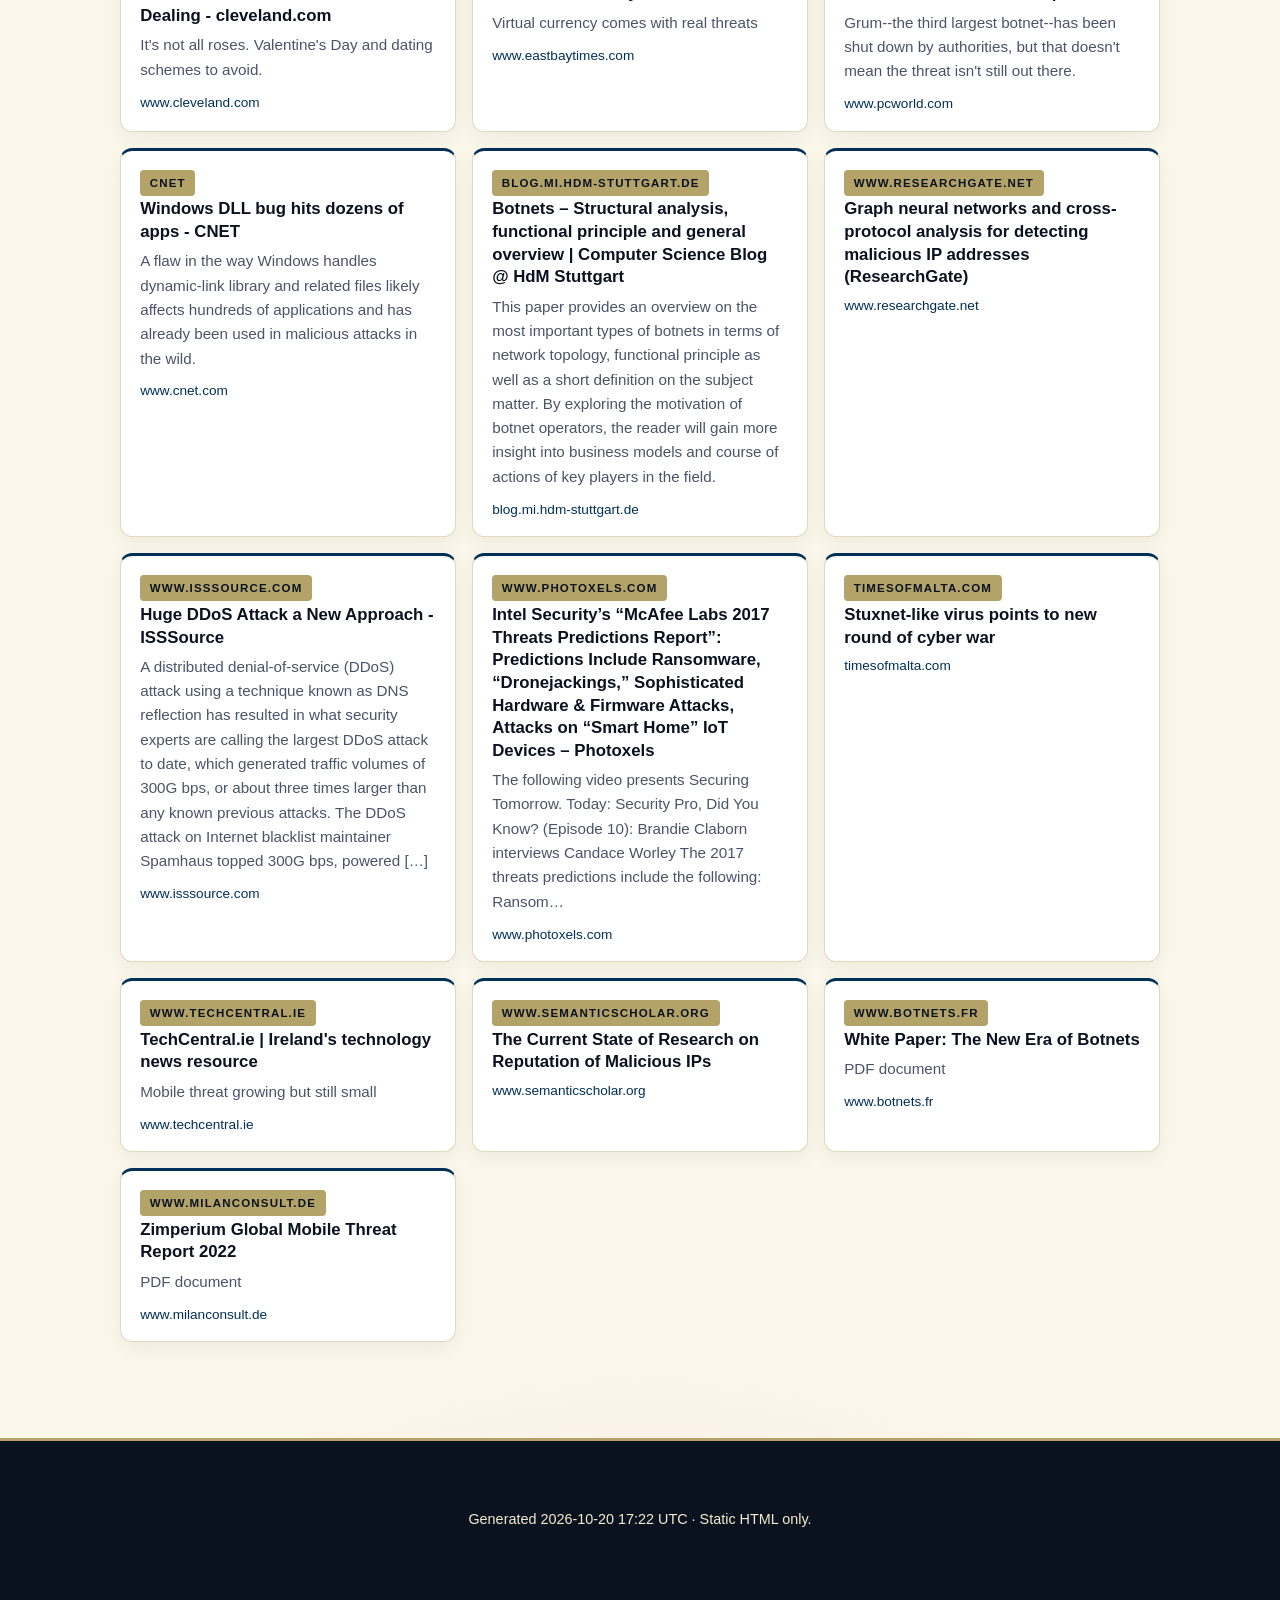
<file: adam/mentions-all/index.html>
<!doctype html>
<html lang="en">
<head>
  <meta charset="utf-8">
  <meta name="viewport" content="width=device-width, initial-scale=1">
  <meta name="referrer" content="no-referrer-when-downgrade">
  <title>More verified mentions</title>
  <meta name="description" content="Adam Wosotowsky: principal engineer for AI and machine learning — agentic LLM systems, production classifiers, and data platforms. Two decades of ML in threat intelligence.">
  <link rel="stylesheet" href="/adam/assets/styles.css">
  <link rel="icon" type="image/png" sizes="32x32" href="/adam/assets/favicon.png">
  <link rel="apple-touch-icon" sizes="180x180" href="/adam/assets/apple-touch-icon.png">
  <meta property="og:type" content="website">
  <meta property="og:title" content="More verified mentions">
  <meta property="og:description" content="Adam Wosotowsky: principal engineer for AI and machine learning — agentic LLM systems, production classifiers, and data platforms. Two decades of ML in threat intelligence.">
  <meta property="og:image" content="https://wosotowsky.org/adam/assets/og-card.png">
  <meta property="og:url" content="https://wosotowsky.org/adam/">
  <meta name="twitter:card" content="summary_large_image">
  <script src="/adam/assets/chat-launcher.js" defer></script>
</head>
<body>
  <header class="site-header">
    <div class="wrap header-inner">
      <a class="brand" href="/adam/">Adam&nbsp;Wosotowsky</a>
      <nav class="nav">
        <a href="/adam/about/">About</a>
        <a href="/adam/work/">Work</a>
        <a href="/adam/philosophy/">Philosophy</a>
        <a href="/adam/speaking/">Speaking</a>
        <a href="/adam/pr/">Public relations</a>
        <a href="/adam/patents/">Patents</a>
        <a href="/adam/chat/">Ask</a>
        <a href="/adam/contact/">Contact</a>
      </nav>
    </div>
  </header>
  <main class="wrap">

    <section class="page-head">
      <h1>More verified mentions</h1>
      <p class="lead">A broader sample of press mentions across languages and regions. This is a working subset of an archive spanning hundreds of interviews, quotes, and citations &mdash; not a comprehensive list.</p>
    </section>
    <section class="grid">
      
    <article class="card mention">
      <div class="outlet">ASIS Security Management</div>
      <h3><a href="https://www.asisonline.org/security-management-magazine/articles/2011/08/$00.000025-the-going-rate-on-the-black-market-for-your-email-address/" rel="noopener noreferrer">$00.000025: The Going Rate On The Black Market For Your Email Address</a></h3>
      <p class="desc">Your source for the latest security news.</p>
      <p class="src"><a href="https://www.asisonline.org/security-management-magazine/articles/2011/08/$00.000025-the-going-rate-on-the-black-market-for-your-email-address/" rel="noopener noreferrer">www.asisonline.org</a></p>
    </article>


    <article class="card mention">
      <div class="outlet">Los Angeles Times</div>
      <h3><a href="https://www.latimes.com/business/la-fi-spear-phishing-20140521-story.html" rel="noopener noreferrer">&#x27;Spearphishing&#x27; a tightly focused scheme to steal corporate secrets - Los Angeles Times</a></h3>
      <p class="desc">Much of the damage allegedly inflicted by the Chinese military officers charged with economic espionage this week came via email scams.</p>
      <p class="src"><a href="https://www.latimes.com/business/la-fi-spear-phishing-20140521-story.html" rel="noopener noreferrer">www.latimes.com</a></p>
    </article>


    <article class="card mention">
      <div class="outlet">Justia Patents</div>
      <h3><a href="https://patents.justia.com/inventor/adam-wosotowsky" rel="noopener noreferrer">Adam Wosotowsky - Inventions, Patents and Patent Applications</a></h3>
      
      <p class="src"><a href="https://patents.justia.com/inventor/adam-wosotowsky" rel="noopener noreferrer">patents.justia.com</a></p>
    </article>


    <article class="card mention">
      <div class="outlet">KQED</div>
      <h3><a href="https://www.kqed.org/news/85463/experts-warn-users-to-disable-widely-used-java-software" rel="noopener noreferrer">Dept. of Homeland Security Suggests Users Disable Oracle&#x27;s Widely Used Java Software; Instructions For Disabling</a></h3>
      <p class="desc">Computer experts are warning personal computer users to disable Oracle&#x27;s Java program, which is run by 1.1 billion desktops, according to the company.</p>
      <p class="src"><a href="https://www.kqed.org/news/85463/experts-warn-users-to-disable-widely-used-java-software" rel="noopener noreferrer">www.kqed.org</a></p>
    </article>


    <article class="card mention">
      <div class="outlet">TechNewsWorld</div>
      <h3><a href="https://www.technewsworld.com/story/encryption-merits-can-be-exaggerated-78433.html" rel="noopener noreferrer">Encryption Merits Can Be Exaggerated</a></h3>
      <p class="desc">Encryption combined with cloud storage has been hailed as a highly secure way for organizations to protect their data from Net marauders, but their value may be overstated, contend two security pros. While encrypting data is better than not encrypting it, where it&#x27;s decrypted can be an important security consideration, said Steve Weis, CTO and cofounder of PrivateCore. Data at rest that&#x27;s been encrypted has strong protection. It&#x27;s when the data has to be decrypted for use with applications that it can become vulnerable.</p>
      <p class="src"><a href="https://www.technewsworld.com/story/encryption-merits-can-be-exaggerated-78433.html" rel="noopener noreferrer">www.technewsworld.com</a></p>
    </article>


    <article class="card mention">
      <div class="outlet">Government Technology</div>
      <h3><a href="https://www.govtech.com/security/Financial-Breaches-Increase-Amid-Global-Cyber-Crime-Wave-.html" rel="noopener noreferrer">Financial Breaches Increase Amid Global Cyber Crime Wave</a></h3>
      <p class="desc">Threats report analyzes global hacking activity, finds that as network infiltration incidents increased, malware strains grew in prominence.</p>
      <p class="src"><a href="https://www.govtech.com/security/Financial-Breaches-Increase-Amid-Global-Cyber-Crime-Wave-.html" rel="noopener noreferrer">www.govtech.com</a></p>
    </article>


    <article class="card mention">
      <div class="outlet">MLive</div>
      <h3><a href="https://www.mlive.com/news/detroit/2011/05/post_60.html" rel="noopener noreferrer">From social media to &#x27;veritable cesspool of spam:&#x27; Free Press columnist analyzes Facebook security - mlive.com</a></h3>
      <p class="desc">How safe do you feel your accounts, such as Facebook, are? Are you worried? Have you ever been a victim to digital identity theft? If so, how?</p>
      <p class="src"><a href="https://www.mlive.com/news/detroit/2011/05/post_60.html" rel="noopener noreferrer">www.mlive.com</a></p>
    </article>


    <article class="card mention">
      <div class="outlet">SecurityWeek</div>
      <h3><a href="https://www.securityweek.com/global-spam-drops-third-after-rustock-botnet-gets-crushed-symantec-says/" rel="noopener noreferrer">Global Spam Drops by a Third After Rustock Botnet Gets Crushed, Symantec Says - SecurityWeek</a></h3>
      <p class="desc">The Rustock Botnet was sending as many as 13.82 Billion spam emails each day before being taken down early this month by an effort headed by Microsoft in cooperation with authorities and the legal system. According to Symantec’s March 2011 MessageLabs Intelligence Report, the Rustock botnet had been responsible for an average of 28.5% of global spam sent from all botnets in March.</p>
      <p class="src"><a href="https://www.securityweek.com/global-spam-drops-third-after-rustock-botnet-gets-crushed-symantec-says/" rel="noopener noreferrer">www.securityweek.com</a></p>
    </article>


    <article class="card mention">
      <div class="outlet">CRN</div>
      <h3><a href="https://www.crn.com/news/security/229300052/google-android-malware-gets-its-comeuppance-malicious-apps-pulled" rel="noopener noreferrer">Google Android Malware Gets Its Comeuppance; Malicious Apps Pulled | CRN</a></h3>
      <p class="desc">Dozens of apps hosting malware have been smoked out of the Google Android Market as malware writers and attackers continue to target the open mobile device platform.</p>
      <p class="src"><a href="https://www.crn.com/news/security/229300052/google-android-malware-gets-its-comeuppance-malicious-apps-pulled" rel="noopener noreferrer">www.crn.com</a></p>
    </article>


    <article class="card mention">
      <div class="outlet">IEEE Xplore</div>
      <h3><a href="https://ieeexplore.ieee.org/document/9003003/" rel="noopener noreferrer">Graph neural networks and cross-protocol analysis for detecting malicious IP addresses (IEEE)</a></h3>
      
      <p class="src"><a href="https://ieeexplore.ieee.org/document/9003003/" rel="noopener noreferrer">ieeexplore.ieee.org</a></p>
    </article>


    <article class="card mention">
      <div class="outlet">Tom&#x27;s Guide</div>
      <h3><a href="https://www.tomsguide.com/us/how-to-erase-personal-data,news-18034.html" rel="noopener noreferrer">How to Erase Your Data From an Old Computer or Phone - Tom&#x27;s Guide | Tom&#x27;s Guide</a></h3>
      <p class="desc">When you ditch your computer or smartphone, do you wipe it clean? How about your work computer? Here</p>
      <p class="src"><a href="https://www.tomsguide.com/us/how-to-erase-personal-data,news-18034.html" rel="noopener noreferrer">www.tomsguide.com</a></p>
    </article>


    <article class="card mention">
      <div class="outlet">ABC News</div>
      <h3><a href="https://abcnews.com/Technology/denial-services-attack-egypt-cord-cutting-slow-internet/story?id=18833827" rel="noopener noreferrer">Is the Internet O.K.? An Attack on a Spam Tracking Company and Cut Internet Cord Slows Down Speeds - ABC News</a></h3>
      <p class="desc">It&#x27;s been a tough week for the Internet. A cut cable and massive cyber attack have impacted web speeds this week.</p>
      <p class="src"><a href="https://abcnews.com/Technology/denial-services-attack-egypt-cord-cutting-slow-internet/story?id=18833827" rel="noopener noreferrer">abcnews.com</a></p>
    </article>


    <article class="card mention">
      <div class="outlet">Data Breach Today</div>
      <h3><a href="https://www.databreachtoday.com/malware-hits-kaisers-research-data-a-6714" rel="noopener noreferrer">Malware Hits Kaiserâ€™s Research Data - DataBreachToday</a></h3>
      <p class="desc">The recent discovery of malware on a server storing health data used for research has prompted Kaiser Permanente to contact 5,100 patients about a potential privacy</p>
      <p class="src"><a href="https://www.databreachtoday.com/malware-hits-kaisers-research-data-a-6714" rel="noopener noreferrer">www.databreachtoday.com</a></p>
    </article>


    <article class="card mention">
      <div class="outlet">Government Technology</div>
      <h3><a href="https://www.govtech.com/security/Malware-on-the-Rise-Across-Multiple-Devices-and-Platforms-in-2012-Report.html" rel="noopener noreferrer">Malware on the Rise Across Multiple Devices and Platforms in 2012 (Report)</a></h3>
      <p class="desc">McAfee report discloses trends in smartphone threats, spam and cybercrime.</p>
      <p class="src"><a href="https://www.govtech.com/security/Malware-on-the-Rise-Across-Multiple-Devices-and-Platforms-in-2012-Report.html" rel="noopener noreferrer">www.govtech.com</a></p>
    </article>


    <article class="card mention">
      <div class="outlet">Fox Business</div>
      <h3><a href="https://www.foxbusiness.com/features/mcafee-hackers-more-patient-sophisticated-than-ever" rel="noopener noreferrer">McAfee: Hackers More Patient, Sophisticated Than Ever | Fox Business</a></h3>
      <p class="desc">Cyber Threat: Hackers are growing increasingly calculated, waiting for just the right moment to strike in hopes of finding a treasure trove of lucrative data.</p>
      <p class="src"><a href="https://www.foxbusiness.com/features/mcafee-hackers-more-patient-sophisticated-than-ever" rel="noopener noreferrer">www.foxbusiness.com</a></p>
    </article>


    <article class="card mention">
      <div class="outlet">CIO</div>
      <h3><a href="https://www.cio.com/article/282193/security0-mobile-app-security-5-ways-to-protect-your-smartphone.html" rel="noopener noreferrer">Mobile App Security: 5 Ways to Protect Your Smartphone | CIO</a></h3>
      <p class="desc">Smartphones and mobile apps, particularly in the Android family, are becoming more susceptible to hackers. Bill Snyder of CIO.com highlights five easy ways to fortify your mobile apps against the bad guys.</p>
      <p class="src"><a href="https://www.cio.com/article/282193/security0-mobile-app-security-5-ways-to-protect-your-smartphone.html" rel="noopener noreferrer">www.cio.com</a></p>
    </article>


    <article class="card mention">
      <div class="outlet">The New York Times (archive)</div>
      <h3><a href="https://archive.nytimes.com/gadgetwise.blogs.nytimes.com/2012/05/16/now-on-pinterest-scams/" rel="noopener noreferrer">Now on Pinterest: Scams - The New York Times</a></h3>
      <p class="desc">It wasn’t long before scammers and phishers found their way onto Pinterest, the growing social-network site.</p>
      <p class="src"><a href="https://archive.nytimes.com/gadgetwise.blogs.nytimes.com/2012/05/16/now-on-pinterest-scams/" rel="noopener noreferrer">archive.nytimes.com</a></p>
    </article>


    <article class="card mention">
      <div class="outlet">CBC News</div>
      <h3><a href="https://www.cbc.ca/news/science/online-banking-encryption-broken-1.1052788" rel="noopener noreferrer">Online banking encryption broken | CBC News</a></h3>
      <p class="desc">Security researchers have developed a potential cyber attack that could decrypt secure communications used by online banking and payment sites.</p>
      <p class="src"><a href="https://www.cbc.ca/news/science/online-banking-encryption-broken-1.1052788" rel="noopener noreferrer">www.cbc.ca</a></p>
    </article>


    <article class="card mention">
      <div class="outlet">Infosecurity Magazine</div>
      <h3><a href="https://www.infosecurity-magazine.com/news/russian-brides-attempt-to-thaw-the-ice-for-winter/" rel="noopener noreferrer">Russian brides attempt to thaw the ice for winter spammers - Infosecurity Magazine</a></h3>
      <p class="desc">The latest monthly spam report shows that, regardless of the world economy, there is one item that is particularly hot this winter: Russian mail-order brides. This is according to newly released figures from McAfee.</p>
      <p class="src"><a href="https://www.infosecurity-magazine.com/news/russian-brides-attempt-to-thaw-the-ice-for-winter/" rel="noopener noreferrer">www.infosecurity-magazine.com</a></p>
    </article>


    <article class="card mention">
      <div class="outlet">Chabad.org</div>
      <h3><a href="https://www.chabad.org/news/article_cdo/aid/1008771/jewish/Security-Report-Details-Brand-Theft.htm" rel="noopener noreferrer">Security Report Details Brand Theft</a></h3>
      
      <p class="src"><a href="https://www.chabad.org/news/article_cdo/aid/1008771/jewish/Security-Report-Details-Brand-Theft.htm" rel="noopener noreferrer">www.chabad.org</a></p>
    </article>


    <article class="card mention">
      <div class="outlet">PolitiFact</div>
      <h3><a href="https://politifact.com/factchecks/2011/jul/17/sheldon-whitehouse/sen-whitehouse-says-criminals-can-hack-home-comput/" rel="noopener noreferrer">Sen. Whitehouse says criminals can hack into home computers and spy on victims through video cameras – PolitiFact</a></h3>
      <p class="desc">&quot;Some criminals have learned how to spy on Americans, hacking into our home computers and looking out through the video camera attached to the screen.&quot;</p>
      <p class="src"><a href="https://politifact.com/factchecks/2011/jul/17/sheldon-whitehouse/sen-whitehouse-says-criminals-can-hack-home-comput/" rel="noopener noreferrer">politifact.com</a></p>
    </article>


    <article class="card mention">
      <div class="outlet">Texas DIR Info Security Forum</div>
      <h3><a href="https://xcelevents.swoogo.com/isf2024attendee/session/1904366/threat-mapping-in-texas-%EF%BF%BD-mobile-threat-landscape-2024" rel="noopener noreferrer">Session Details: 2024 Information Security Forum by DIR - Attendee Registration</a></h3>
      
      <p class="src"><a href="https://xcelevents.swoogo.com/isf2024attendee/session/1904366/threat-mapping-in-texas-%EF%BF%BD-mobile-threat-landscape-2024" rel="noopener noreferrer">xcelevents.swoogo.com</a></p>
    </article>


    <article class="card mention">
      <div class="outlet">Texas DIR Info Security Forum</div>
      <h3><a href="https://xcelevents.swoogo.com/isf2024attendee/speaker/1079388/adam-wosotowsky" rel="noopener noreferrer">Speaker Details: 2024 Information Security Forum by DIR - Attendee Registration</a></h3>
      
      <p class="src"><a href="https://xcelevents.swoogo.com/isf2024attendee/speaker/1079388/adam-wosotowsky" rel="noopener noreferrer">xcelevents.swoogo.com</a></p>
    </article>


    <article class="card mention">
      <div class="outlet">NBC News</div>
      <h3><a href="https://www.nbcnews.com/tech/tech-news/twitter-worm-leads-users-fake-malicious-site-flna125525" rel="noopener noreferrer">Twitter worm leads users to fake and malicious site</a></h3>
      
      <p class="src"><a href="https://www.nbcnews.com/tech/tech-news/twitter-worm-leads-users-fake-malicious-site-flna125525" rel="noopener noreferrer">www.nbcnews.com</a></p>
    </article>


    <article class="card mention">
      <div class="outlet">CSO Online</div>
      <h3><a href="https://www.csoonline.com/article/534790/data-protection-unique-malware-samples-broke-the-75-million-mark-in-2011.html" rel="noopener noreferrer">Unique Malware Samples Broke the 75 Million Mark in 2011 | CSO Online</a></h3>
      
      <p class="src"><a href="https://www.csoonline.com/article/534790/data-protection-unique-malware-samples-broke-the-75-million-mark-in-2011.html" rel="noopener noreferrer">www.csoonline.com</a></p>
    </article>


    <article class="card mention">
      <div class="outlet">Los Angeles Times</div>
      <h3><a href="https://www.latimes.com/business/la-xpm-2013-mar-27-la-fi-tn-spamhause-cyberbunker-ddos-attack-20130327-story.html" rel="noopener noreferrer">Unprecedented cyber attack won&#x27;t slow down the Internet - Los Angeles Times</a></h3>
      <p class="desc">Unprecedented cyber attack won&#x27;t slow down the Internet</p>
      <p class="src"><a href="https://www.latimes.com/business/la-xpm-2013-mar-27-la-fi-tn-spamhause-cyberbunker-ddos-attack-20130327-story.html" rel="noopener noreferrer">www.latimes.com</a></p>
    </article>


    <article class="card mention">
      <div class="outlet">SC World</div>
      <h3><a href="https://www.scworld.com/news/vskimmer-trojan-steals-card-data-on-point-of-sale-systems" rel="noopener noreferrer">VSkimmer trojan steals card data on point-of-sale systems | news | SC Media</a></h3>
      <p class="desc">The trojan was recently a topic of discussion on an underground Russian forum, researchers found.</p>
      <p class="src"><a href="https://www.scworld.com/news/vskimmer-trojan-steals-card-data-on-point-of-sale-systems" rel="noopener noreferrer">www.scworld.com</a></p>
    </article>


    <article class="card mention">
      <div class="outlet">Cleveland.com</div>
      <h3><a href="https://www.cleveland.com/consumeraffairs/2011/02/valentines_day_scams_and_schem.html" rel="noopener noreferrer">Valentine&#x27;s Day scams and schemes -- sometimes love stinks: Plain Dealing - cleveland.com</a></h3>
      <p class="desc">It&#x27;s not all roses. Valentine&#x27;s Day and dating schemes to avoid.</p>
      <p class="src"><a href="https://www.cleveland.com/consumeraffairs/2011/02/valentines_day_scams_and_schem.html" rel="noopener noreferrer">www.cleveland.com</a></p>
    </article>


    <article class="card mention">
      <div class="outlet">East Bay Times</div>
      <h3><a href="https://www.eastbaytimes.com/2012/08/03/virtual-currency-comes-with-real-threats/" rel="noopener noreferrer">Virtual currency comes with real threats – East Bay Times</a></h3>
      <p class="desc">Virtual currency comes with real threats</p>
      <p class="src"><a href="https://www.eastbaytimes.com/2012/08/03/virtual-currency-comes-with-real-threats/" rel="noopener noreferrer">www.eastbaytimes.com</a></p>
    </article>


    <article class="card mention">
      <div class="outlet">PCWorld</div>
      <h3><a href="https://www.pcworld.com/article/460036/what_you_should_know_about_grum_and_the_botnet_takedown.html" rel="noopener noreferrer">What You Should Know About Grum and the Botnet Takedown | PCWorld</a></h3>
      <p class="desc">Grum--the third largest botnet--has been shut down by authorities, but that doesn&#x27;t mean the threat isn&#x27;t still out there.</p>
      <p class="src"><a href="https://www.pcworld.com/article/460036/what_you_should_know_about_grum_and_the_botnet_takedown.html" rel="noopener noreferrer">www.pcworld.com</a></p>
    </article>


    <article class="card mention">
      <div class="outlet">CNET</div>
      <h3><a href="https://www.cnet.com/news/privacy/windows-dll-bug-hits-dozens-of-apps/" rel="noopener noreferrer">Windows DLL bug hits dozens of apps - CNET</a></h3>
      <p class="desc">A flaw in the way Windows handles dynamic-link library and related files likely affects hundreds of applications and has already been used in malicious attacks in the wild.</p>
      <p class="src"><a href="https://www.cnet.com/news/privacy/windows-dll-bug-hits-dozens-of-apps/" rel="noopener noreferrer">www.cnet.com</a></p>
    </article>


    <article class="card mention">
      <div class="outlet">blog.mi.hdm-stuttgart.de</div>
      <h3><a href="https://blog.mi.hdm-stuttgart.de/index.php/2016/09/05/botnets-structural-analysis-functional-principle-and-general-overview/" rel="noopener noreferrer">Botnets – Structural analysis, functional principle and general overview | Computer Science Blog @ HdM Stuttgart</a></h3>
      <p class="desc">This paper provides an overview on the most important types of botnets in terms of network topology, functional principle as well as a short definition on the subject matter. By exploring the motivation of botnet operators, the reader will gain more insight into business models and course of actions of key players in the field.</p>
      <p class="src"><a href="https://blog.mi.hdm-stuttgart.de/index.php/2016/09/05/botnets-structural-analysis-functional-principle-and-general-overview/" rel="noopener noreferrer">blog.mi.hdm-stuttgart.de</a></p>
    </article>


    <article class="card mention">
      <div class="outlet">www.researchgate.net</div>
      <h3><a href="https://www.researchgate.net/publication/363556120_Graph_neural_networks_and_cross-protocol_analysis_for_detecting_malicious_IP_addresses" rel="noopener noreferrer">Graph neural networks and cross-protocol analysis for detecting malicious IP addresses (ResearchGate)</a></h3>
      
      <p class="src"><a href="https://www.researchgate.net/publication/363556120_Graph_neural_networks_and_cross-protocol_analysis_for_detecting_malicious_IP_addresses" rel="noopener noreferrer">www.researchgate.net</a></p>
    </article>


    <article class="card mention">
      <div class="outlet">www.isssource.com</div>
      <h3><a href="https://www.isssource.com/huge-ddos-attack-a-new-approach/" rel="noopener noreferrer">Huge DDoS Attack a New Approach - ISSSource</a></h3>
      <p class="desc">A distributed denial-of-service (DDoS) attack using a technique known as DNS reflection has resulted in what security experts are calling the largest DDoS attack to date, which generated traffic volumes of 300G bps, or about three times larger than any known previous attacks. The DDoS attack on Internet blacklist maintainer Spamhaus topped 300G bps, powered […]</p>
      <p class="src"><a href="https://www.isssource.com/huge-ddos-attack-a-new-approach/" rel="noopener noreferrer">www.isssource.com</a></p>
    </article>


    <article class="card mention">
      <div class="outlet">www.photoxels.com</div>
      <h3><a href="https://www.photoxels.com/intel-security-mcafee-labs-2017-threats-predictions-report/" rel="noopener noreferrer">Intel Security’s “McAfee Labs 2017 Threats Predictions Report”: Predictions Include Ransomware, “Dronejackings,” Sophisticated Hardware &amp; Firmware Attacks, Attacks on “Smart Home” IoT Devices – Photoxels</a></h3>
      <p class="desc">The following video presents Securing Tomorrow. Today: Security Pro, Did You Know? (Episode 10): Brandie Claborn interviews Candace Worley The 2017 threats predictions include the following: Ransom…</p>
      <p class="src"><a href="https://www.photoxels.com/intel-security-mcafee-labs-2017-threats-predictions-report/" rel="noopener noreferrer">www.photoxels.com</a></p>
    </article>


    <article class="card mention">
      <div class="outlet">timesofmalta.com</div>
      <h3><a href="https://timesofmalta.com/article/Stuxnet-like-virus-points-to-new-round-of-cyber-war.391046" rel="noopener noreferrer">Stuxnet-like virus points to new round of cyber war</a></h3>
      
      <p class="src"><a href="https://timesofmalta.com/article/Stuxnet-like-virus-points-to-new-round-of-cyber-war.391046" rel="noopener noreferrer">timesofmalta.com</a></p>
    </article>


    <article class="card mention">
      <div class="outlet">www.techcentral.ie</div>
      <h3><a href="https://www.techcentral.ie/malware-threats-at-four-year-high-mcafee/" rel="noopener noreferrer">TechCentral.ie | Ireland&#x27;s technology news resource</a></h3>
      <p class="desc">Mobile threat growing but still small</p>
      <p class="src"><a href="https://www.techcentral.ie/malware-threats-at-four-year-high-mcafee/" rel="noopener noreferrer">www.techcentral.ie</a></p>
    </article>


    <article class="card mention">
      <div class="outlet">www.semanticscholar.org</div>
      <h3><a href="https://www.semanticscholar.org/paper/The-Current-State-of-Research-on-Reputation-of-Xu-Huang/1190994cfa13dc91058c78ff48da252f9af5e28d" rel="noopener noreferrer">The Current State of Research on Reputation of Malicious IPs</a></h3>
      
      <p class="src"><a href="https://www.semanticscholar.org/paper/The-Current-State-of-Research-on-Reputation-of-Xu-Huang/1190994cfa13dc91058c78ff48da252f9af5e28d" rel="noopener noreferrer">www.semanticscholar.org</a></p>
    </article>


    <article class="card mention">
      <div class="outlet">www.botnets.fr</div>
      <h3><a href="https://www.botnets.fr/images/b/b5/Wp-new-era-of-botnets.pdf" rel="noopener noreferrer">White Paper: The New Era of Botnets</a></h3>
      <p class="desc">PDF document</p>
      <p class="src"><a href="https://www.botnets.fr/images/b/b5/Wp-new-era-of-botnets.pdf" rel="noopener noreferrer">www.botnets.fr</a></p>
    </article>


    <article class="card mention">
      <div class="outlet">www.milanconsult.de</div>
      <h3><a href="https://www.milanconsult.de/wp-content/uploads/2022/09/Zimperium_Global_Mobile_Threat_Report_2022.pdf" rel="noopener noreferrer">Zimperium Global Mobile Threat Report 2022</a></h3>
      <p class="desc">PDF document</p>
      <p class="src"><a href="https://www.milanconsult.de/wp-content/uploads/2022/09/Zimperium_Global_Mobile_Threat_Report_2022.pdf" rel="noopener noreferrer">www.milanconsult.de</a></p>
    </article>

    </section>
  </main>
  <footer class="site-footer">
    <div class="wrap">
      <p>Generated 2026-10-20 17:22 UTC &middot; Static HTML only.</p>
    </div>
  </footer>
</body>
</html>
</file>
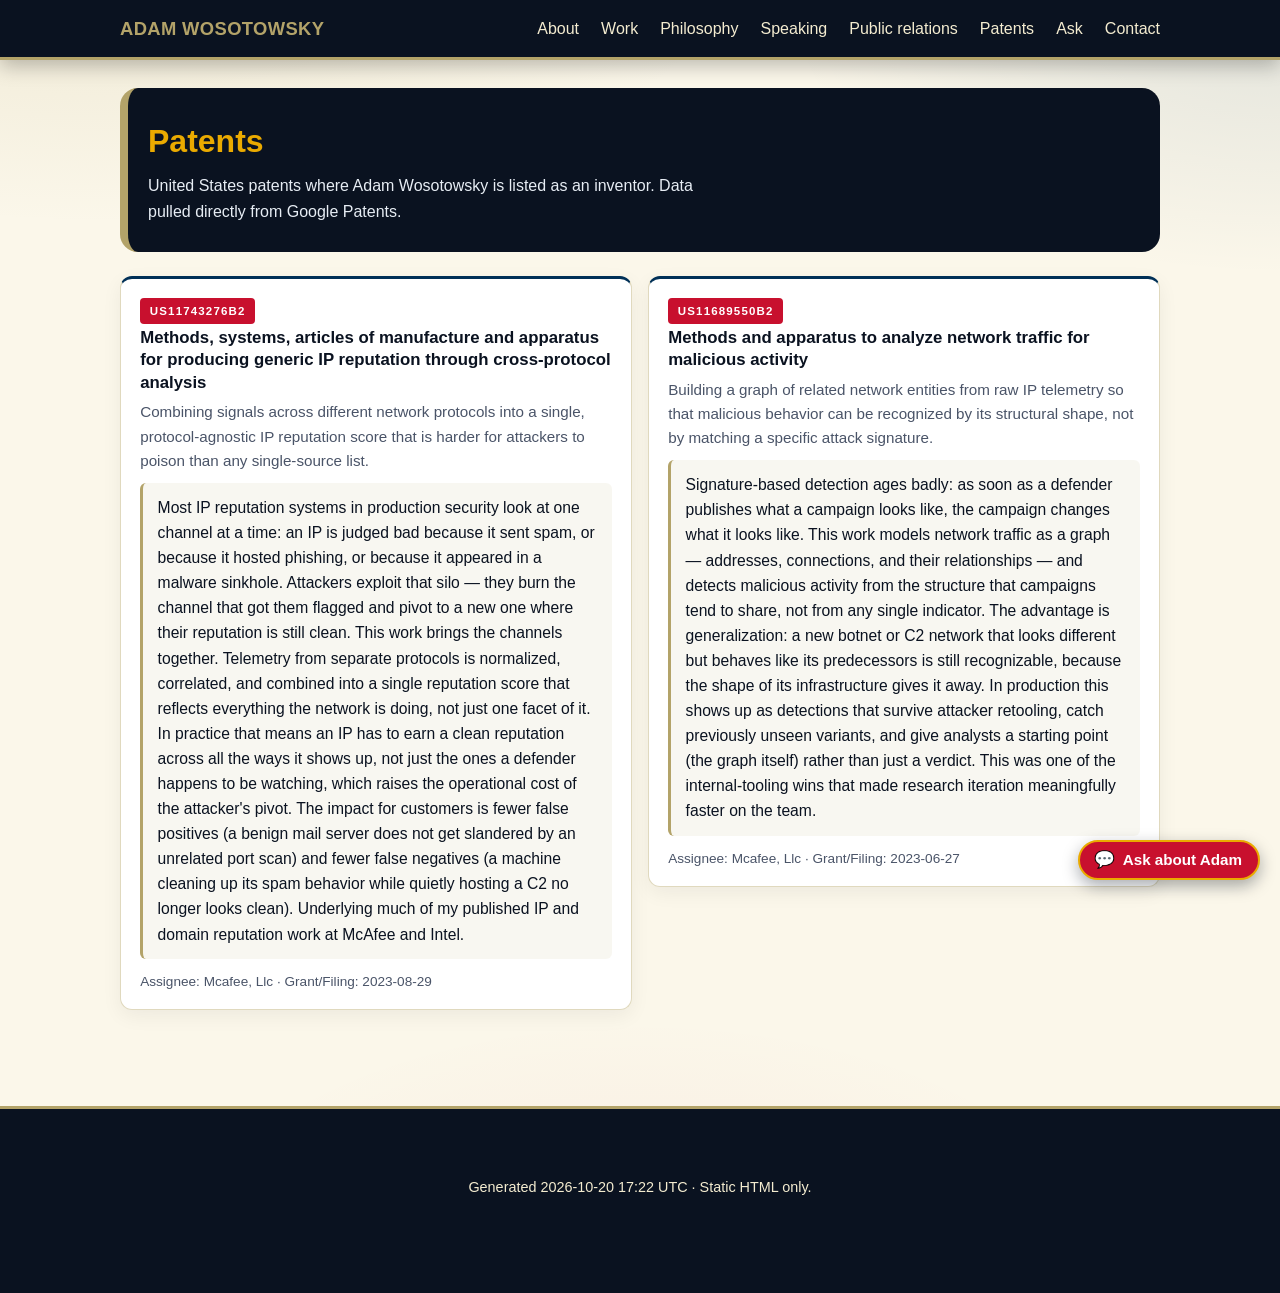
<file: adam/patents/index.html>
<!doctype html>
<html lang="en">
<head>
  <meta charset="utf-8">
  <meta name="viewport" content="width=device-width, initial-scale=1">
  <meta name="referrer" content="no-referrer-when-downgrade">
  <title>Patents</title>
  <meta name="description" content="Adam Wosotowsky: principal engineer for AI and machine learning — agentic LLM systems, production classifiers, and data platforms. Two decades of ML in threat intelligence.">
  <link rel="stylesheet" href="/adam/assets/styles.css">
  <link rel="icon" type="image/png" sizes="32x32" href="/adam/assets/favicon.png">
  <link rel="apple-touch-icon" sizes="180x180" href="/adam/assets/apple-touch-icon.png">
  <meta property="og:type" content="website">
  <meta property="og:title" content="Patents">
  <meta property="og:description" content="Adam Wosotowsky: principal engineer for AI and machine learning — agentic LLM systems, production classifiers, and data platforms. Two decades of ML in threat intelligence.">
  <meta property="og:image" content="https://wosotowsky.org/adam/assets/og-card.png">
  <meta property="og:url" content="https://wosotowsky.org/adam/">
  <meta name="twitter:card" content="summary_large_image">
  <script src="/adam/assets/chat-launcher.js" defer></script>
</head>
<body>
  <header class="site-header">
    <div class="wrap header-inner">
      <a class="brand" href="/adam/">Adam&nbsp;Wosotowsky</a>
      <nav class="nav">
        <a href="/adam/about/">About</a>
        <a href="/adam/work/">Work</a>
        <a href="/adam/philosophy/">Philosophy</a>
        <a href="/adam/speaking/">Speaking</a>
        <a href="/adam/pr/">Public relations</a>
        <a href="/adam/patents/">Patents</a>
        <a href="/adam/chat/">Ask</a>
        <a href="/adam/contact/">Contact</a>
      </nav>
    </div>
  </header>
  <main class="wrap">

    <section class="page-head">
      <h1>Patents</h1>
      <p class="lead">United States patents where Adam Wosotowsky is listed as an inventor. Data pulled directly from Google Patents.</p>
    </section>
    <section class="grid">
      <div id="US11743276B2">
    <article class="card patent" id="US11743276B2">
      <div class="pub">US11743276B2</div>
      <h3><a href="https://patents.google.com/patent/US11743276B2" rel="noopener noreferrer">Methods, systems, articles of manufacture and apparatus for producing generic IP reputation through cross-protocol analysis</a></h3>
      <p class="desc">Combining signals across different network protocols into a single, protocol-agnostic IP reputation score that is harder for attackers to poison than any single-source list.</p>
      <p class="long-desc">Most IP reputation systems in production security look at one channel at a time: an IP is judged bad because it sent spam, or because it hosted phishing, or because it appeared in a malware sinkhole. Attackers exploit that silo — they burn the channel that got them flagged and pivot to a new one where their reputation is still clean. This work brings the channels together. Telemetry from separate protocols is normalized, correlated, and combined into a single reputation score that reflects everything the network is doing, not just one facet of it. In practice that means an IP has to earn a clean reputation across all the ways it shows up, not just the ones a defender happens to be watching, which raises the operational cost of the attacker's pivot. The impact for customers is fewer false positives (a benign mail server does not get slandered by an unrelated port scan) and fewer false negatives (a machine cleaning up its spam behavior while quietly hosting a C2 no longer looks clean). Underlying much of my published IP and domain reputation work at McAfee and Intel.</p>
      <p class="meta"><span>Assignee: Mcafee, Llc</span> &middot; <span>Grant/Filing: 2023-08-29</span></p>
    </article>
</div>
<div id="US11689550B2">
    <article class="card patent" id="US11689550B2">
      <div class="pub">US11689550B2</div>
      <h3><a href="https://patents.google.com/patent/US11689550B2" rel="noopener noreferrer">Methods and apparatus to analyze network traffic for malicious activity</a></h3>
      <p class="desc">Building a graph of related network entities from raw IP telemetry so that malicious behavior can be recognized by its structural shape, not by matching a specific attack signature.</p>
      <p class="long-desc">Signature-based detection ages badly: as soon as a defender publishes what a campaign looks like, the campaign changes what it looks like. This work models network traffic as a graph — addresses, connections, and their relationships — and detects malicious activity from the structure that campaigns tend to share, not from any single indicator. The advantage is generalization: a new botnet or C2 network that looks different but behaves like its predecessors is still recognizable, because the shape of its infrastructure gives it away. In production this shows up as detections that survive attacker retooling, catch previously unseen variants, and give analysts a starting point (the graph itself) rather than just a verdict. This was one of the internal-tooling wins that made research iteration meaningfully faster on the team.</p>
      <p class="meta"><span>Assignee: Mcafee, Llc</span> &middot; <span>Grant/Filing: 2023-06-27</span></p>
    </article>
</div>
    </section>
  </main>
  <footer class="site-footer">
    <div class="wrap">
      <p>Generated 2026-10-20 17:22 UTC &middot; Static HTML only.</p>
    </div>
  </footer>
</body>
</html>
</file>
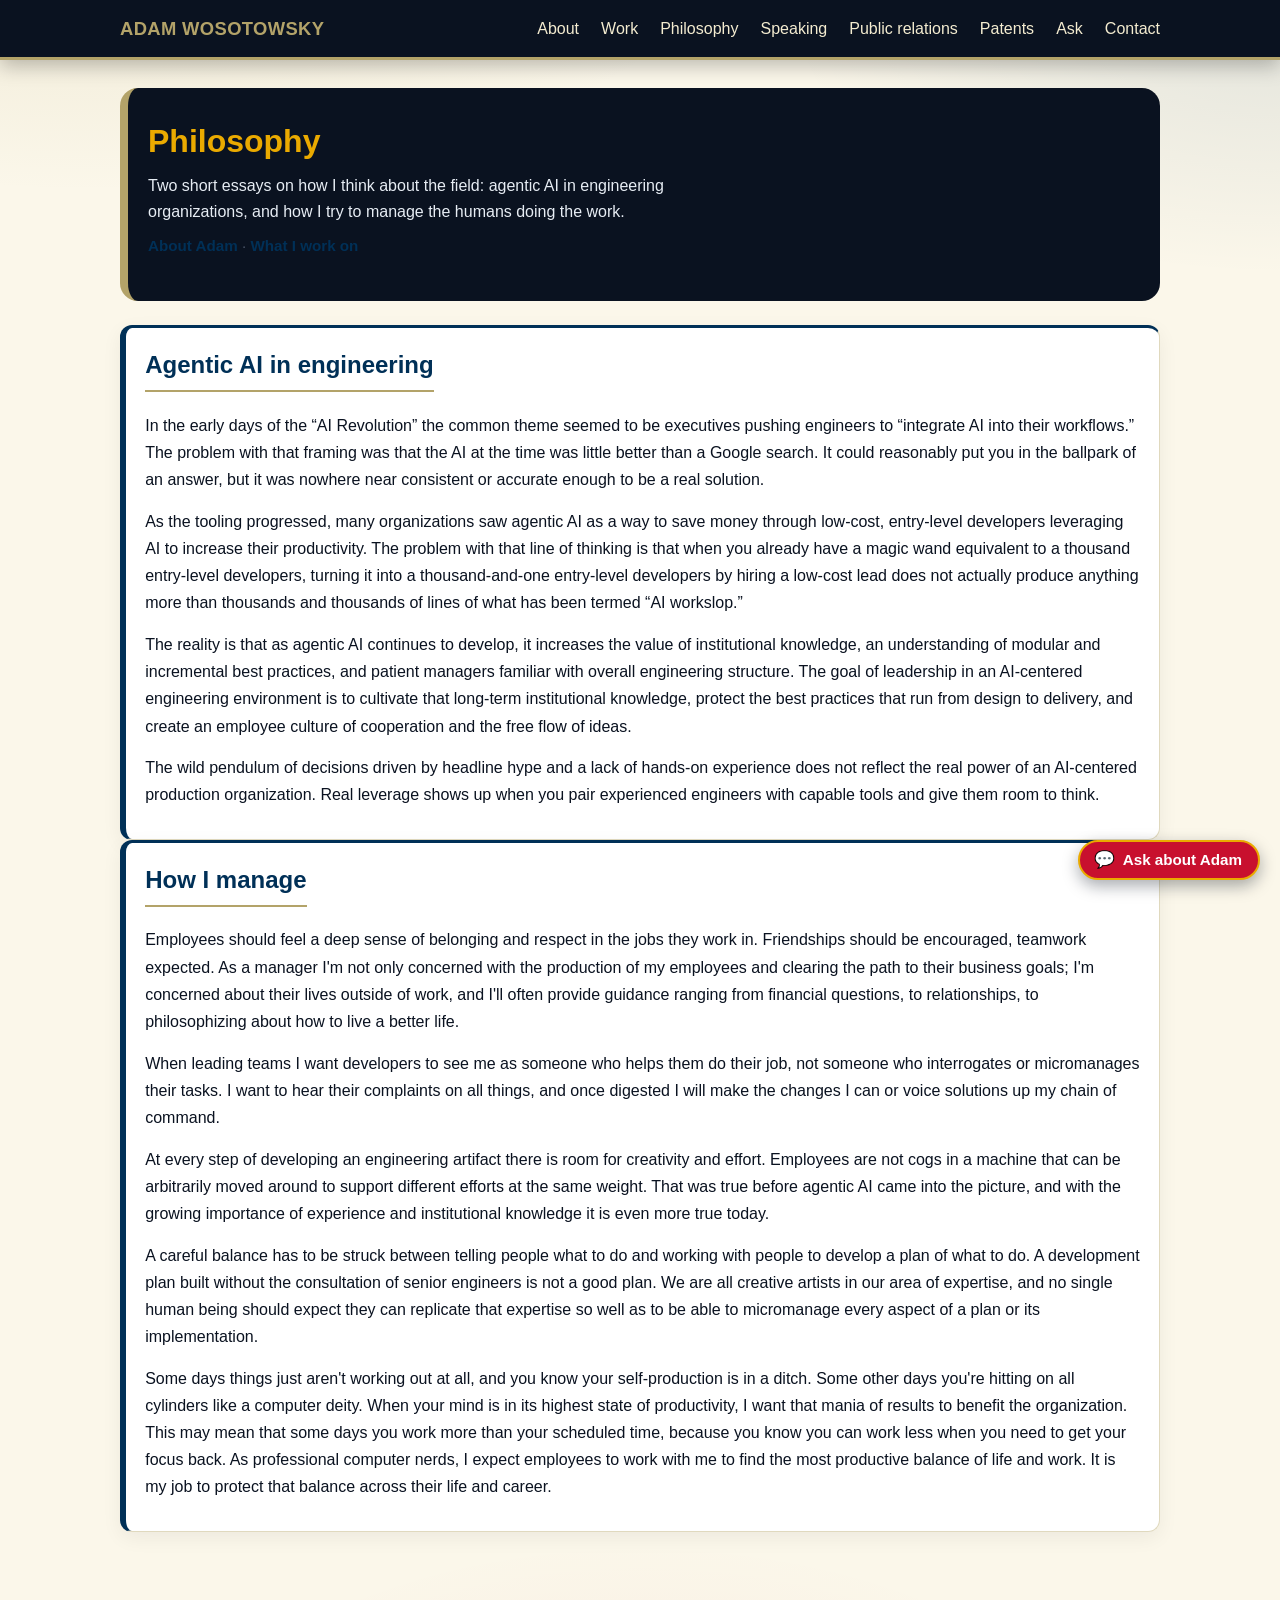
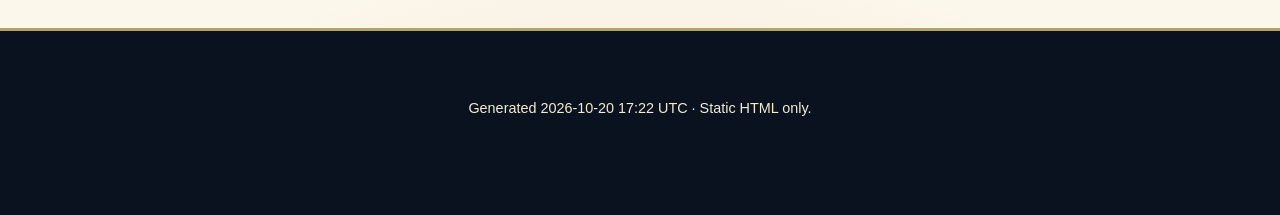
<file: adam/philosophy/index.html>
<!doctype html>
<html lang="en">
<head>
  <meta charset="utf-8">
  <meta name="viewport" content="width=device-width, initial-scale=1">
  <meta name="referrer" content="no-referrer-when-downgrade">
  <title>Philosophy</title>
  <meta name="description" content="Two short essays on how I think about the field: agentic AI in engineering organizations, and how I try to manage the humans doing the work.">
  <link rel="stylesheet" href="/adam/assets/styles.css">
  <link rel="icon" type="image/png" sizes="32x32" href="/adam/assets/favicon.png">
  <link rel="apple-touch-icon" sizes="180x180" href="/adam/assets/apple-touch-icon.png">
  <meta property="og:type" content="website">
  <meta property="og:title" content="Philosophy">
  <meta property="og:description" content="Two short essays on how I think about the field: agentic AI in engineering organizations, and how I try to manage the humans doing the work.">
  <meta property="og:image" content="https://wosotowsky.org/adam/assets/og-card.png">
  <meta property="og:url" content="https://wosotowsky.org/adam/philosophy/">
  <meta name="twitter:card" content="summary_large_image">
  <script src="/adam/assets/chat-launcher.js" defer></script>
</head>
<body>
  <header class="site-header">
    <div class="wrap header-inner">
      <a class="brand" href="/adam/">Adam&nbsp;Wosotowsky</a>
      <nav class="nav">
        <a href="/adam/about/">About</a>
        <a href="/adam/work/">Work</a>
        <a href="/adam/philosophy/">Philosophy</a>
        <a href="/adam/speaking/">Speaking</a>
        <a href="/adam/pr/">Public relations</a>
        <a href="/adam/patents/">Patents</a>
        <a href="/adam/chat/">Ask</a>
        <a href="/adam/contact/">Contact</a>
      </nav>
    </div>
  </header>
  <main class="wrap">

    <section class="page-head">
      <h1>Philosophy</h1>
      <p class="lead">Two short essays on how I think about the field: agentic AI in engineering organizations, and how I try to manage the humans doing the work.</p>
      <p class="see-also-inline"><a href="/adam/about/">About Adam</a> &middot; <a href="/adam/work/">What I work on</a></p>
    </section>
    <section class="card essay" id="agentic-ai">
      <h2>Agentic AI in engineering</h2>
      <p>In the early days of the “AI Revolution” the common theme seemed to be executives pushing engineers to “integrate AI into their workflows.” The problem with that framing was that the AI at the time was little better than a Google search. It could reasonably put you in the ballpark of an answer, but it was nowhere near consistent or accurate enough to be a real solution.</p>
      <p>As the tooling progressed, many organizations saw agentic AI as a way to save money through low-cost, entry-level developers leveraging AI to increase their productivity. The problem with that line of thinking is that when you already have a magic wand equivalent to a thousand entry-level developers, turning it into a thousand-and-one entry-level developers by hiring a low-cost lead does not actually produce anything more than thousands and thousands of lines of what has been termed “AI workslop.”</p>
      <p>The reality is that as agentic AI continues to develop, it increases the value of institutional knowledge, an understanding of modular and incremental best practices, and patient managers familiar with overall engineering structure. The goal of leadership in an AI-centered engineering environment is to cultivate that long-term institutional knowledge, protect the best practices that run from design to delivery, and create an employee culture of cooperation and the free flow of ideas.</p>
      <p>The wild pendulum of decisions driven by headline hype and a lack of hands-on experience does not reflect the real power of an AI-centered production organization. Real leverage shows up when you pair experienced engineers with capable tools and give them room to think.</p>
    </section>

    <section class="card essay" id="management">
      <h2>How I manage</h2>
      <p>Employees should feel a deep sense of belonging and respect in the jobs they work in. Friendships should be encouraged, teamwork expected. As a manager I'm not only concerned with the production of my employees and clearing the path to their business goals; I'm concerned about their lives outside of work, and I'll often provide guidance ranging from financial questions, to relationships, to philosophizing about how to live a better life.</p>
      <p>When leading teams I want developers to see me as someone who helps them do their job, not someone who interrogates or micromanages their tasks. I want to hear their complaints on all things, and once digested I will make the changes I can or voice solutions up my chain of command.</p>
      <p>At every step of developing an engineering artifact there is room for creativity and effort. Employees are not cogs in a machine that can be arbitrarily moved around to support different efforts at the same weight. That was true before agentic AI came into the picture, and with the growing importance of experience and institutional knowledge it is even more true today.</p>
      <p>A careful balance has to be struck between telling people what to do and working with people to develop a plan of what to do. A development plan built without the consultation of senior engineers is not a good plan. We are all creative artists in our area of expertise, and no single human being should expect they can replicate that expertise so well as to be able to micromanage every aspect of a plan or its implementation.</p>
      <p>Some days things just aren't working out at all, and you know your self-production is in a ditch. Some other days you're hitting on all cylinders like a computer deity. When your mind is in its highest state of productivity, I want that mania of results to benefit the organization. This may mean that some days you work more than your scheduled time, because you know you can work less when you need to get your focus back. As professional computer nerds, I expect employees to work with me to find the most productive balance of life and work. It is my job to protect that balance across their life and career.</p>
    </section>
  </main>
  <footer class="site-footer">
    <div class="wrap">
      <p>Generated 2026-10-20 17:22 UTC &middot; Static HTML only.</p>
    </div>
  </footer>
</body>
</html>
</file>
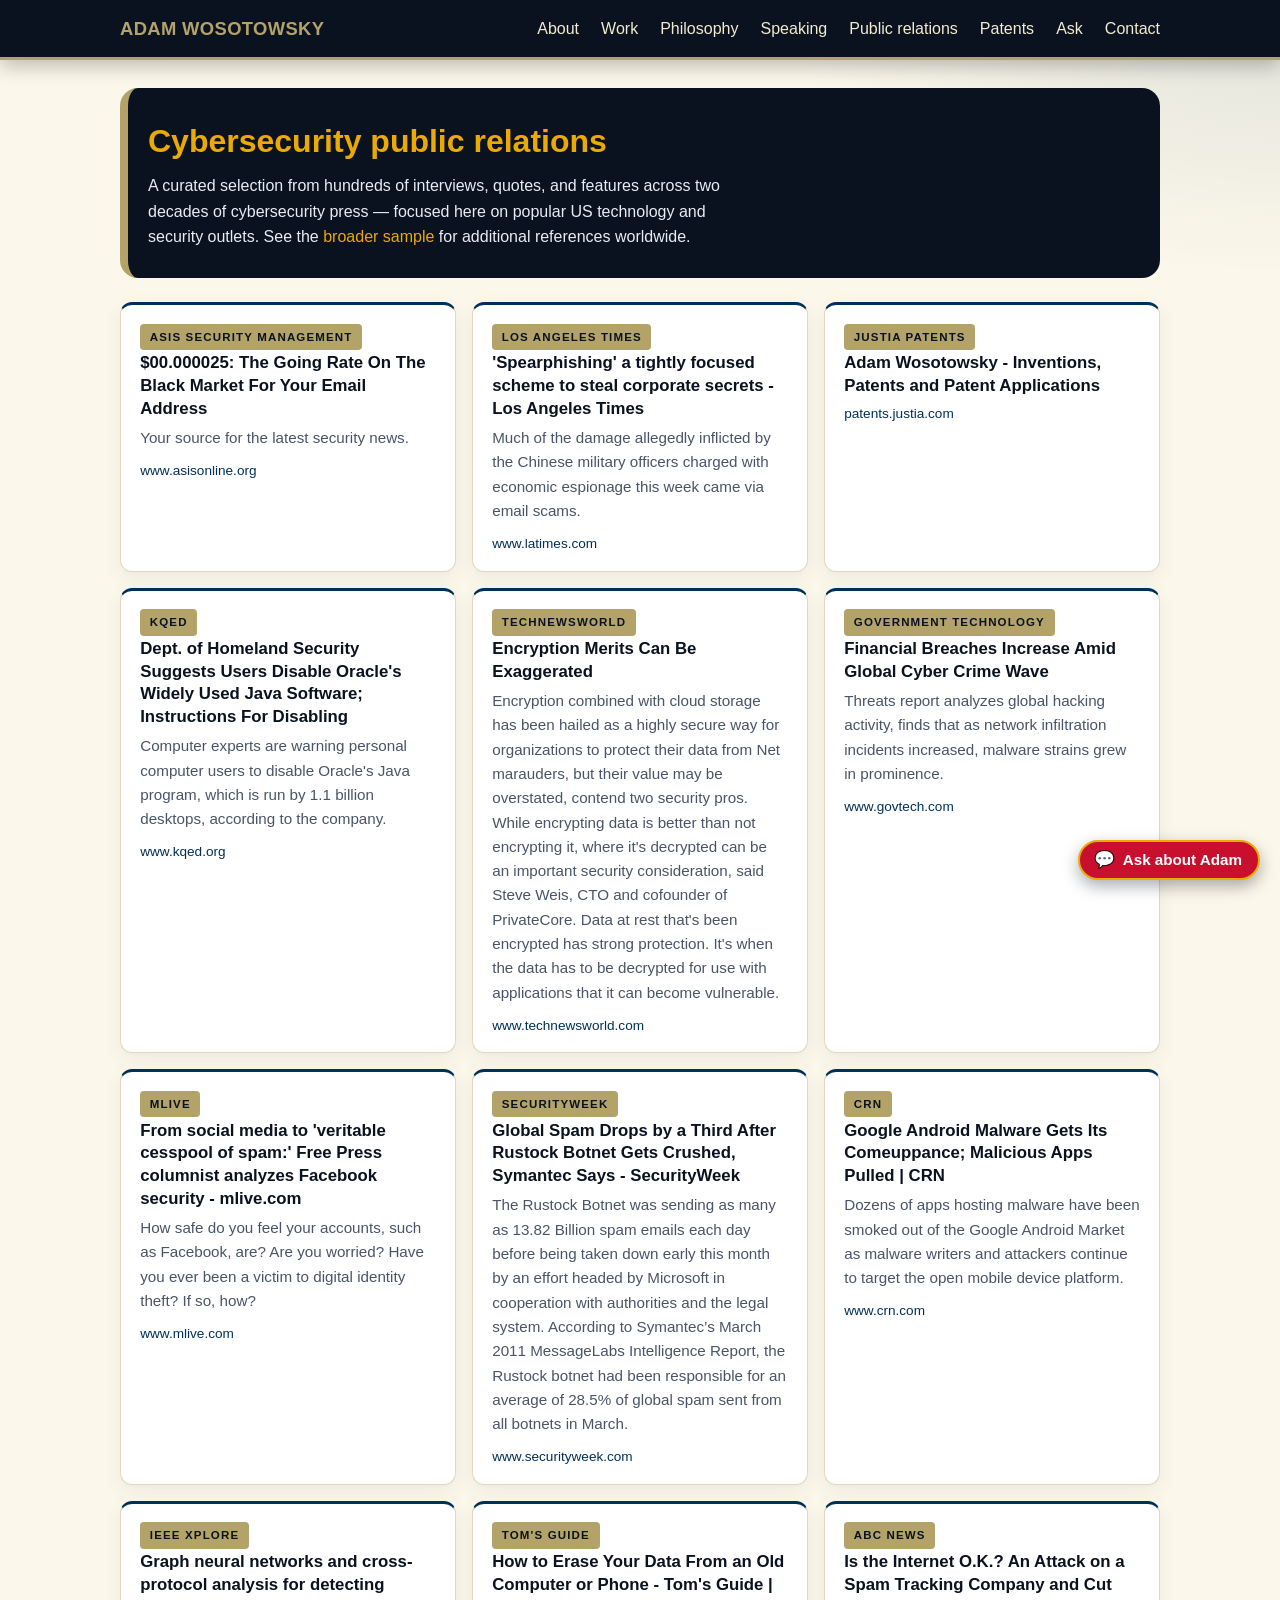
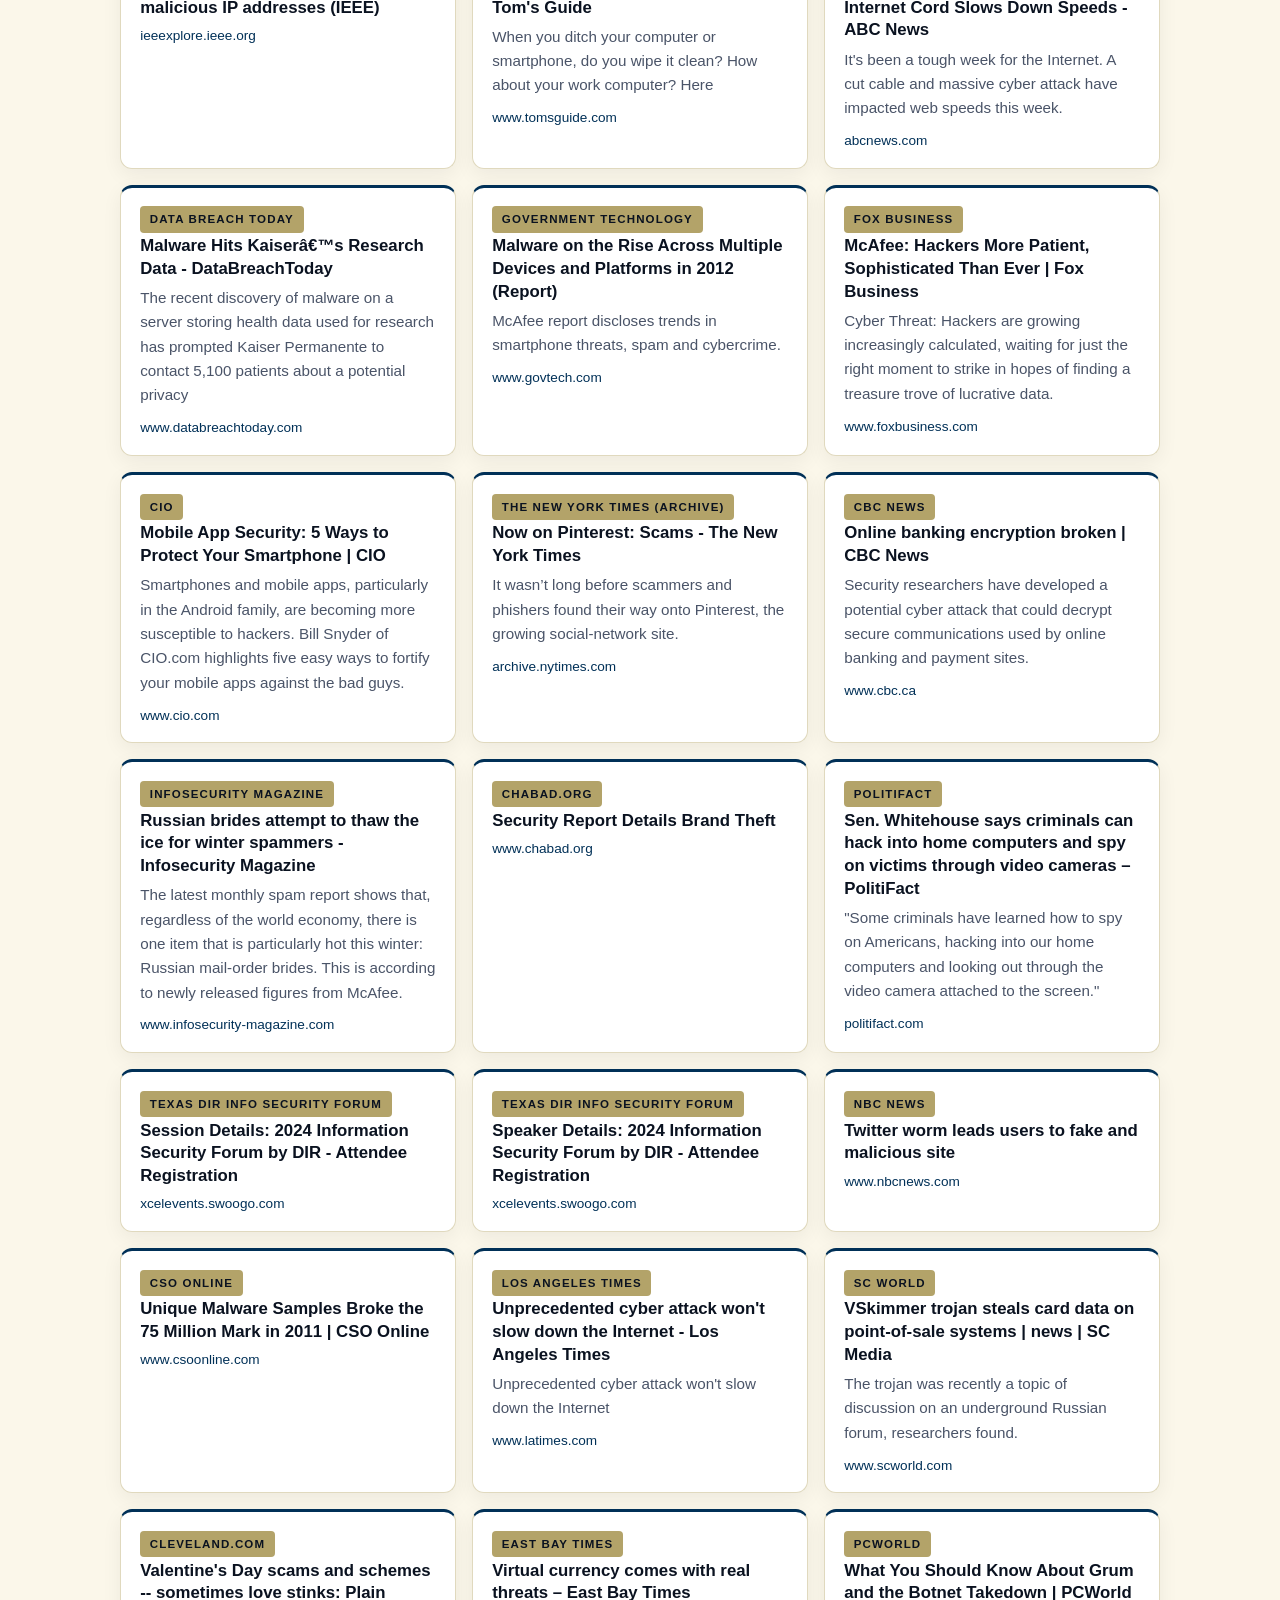
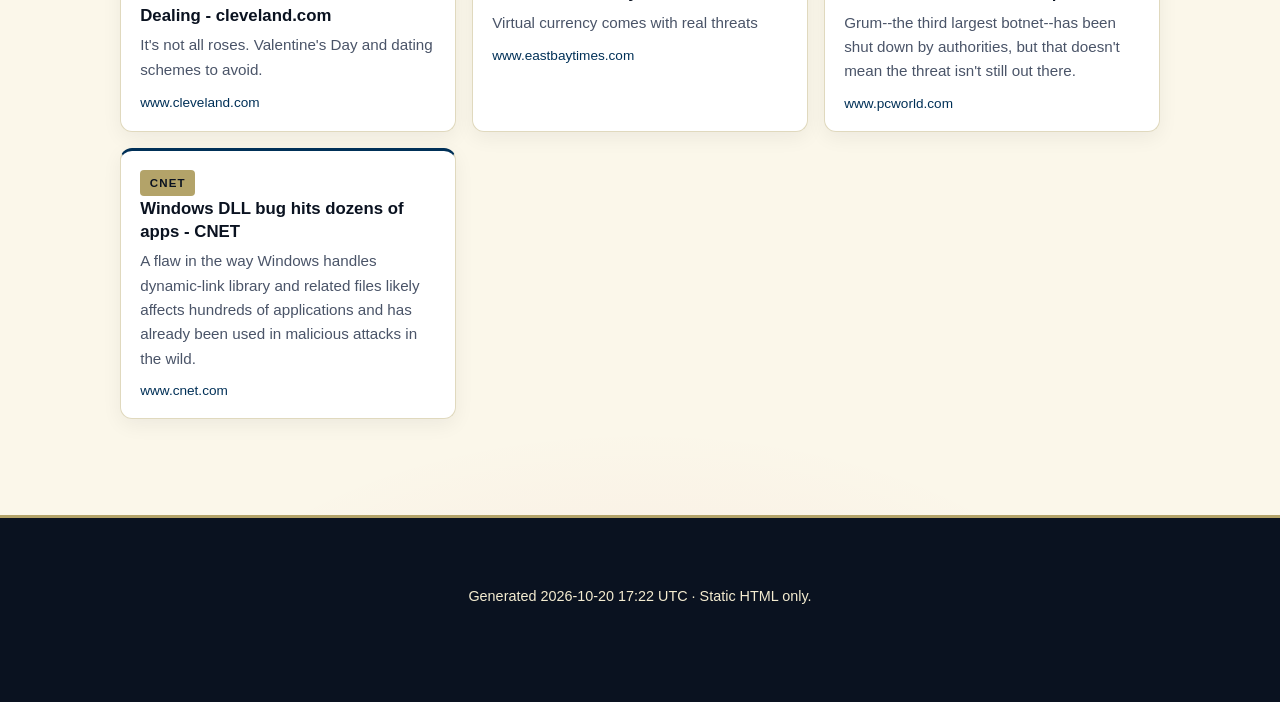
<file: adam/pr/index.html>
<!doctype html>
<html lang="en">
<head>
  <meta charset="utf-8">
  <meta name="viewport" content="width=device-width, initial-scale=1">
  <meta name="referrer" content="no-referrer-when-downgrade">
  <title>Cybersecurity public relations</title>
  <meta name="description" content="Adam Wosotowsky: principal engineer for AI and machine learning — agentic LLM systems, production classifiers, and data platforms. Two decades of ML in threat intelligence.">
  <link rel="stylesheet" href="/adam/assets/styles.css">
  <link rel="icon" type="image/png" sizes="32x32" href="/adam/assets/favicon.png">
  <link rel="apple-touch-icon" sizes="180x180" href="/adam/assets/apple-touch-icon.png">
  <meta property="og:type" content="website">
  <meta property="og:title" content="Cybersecurity public relations">
  <meta property="og:description" content="Adam Wosotowsky: principal engineer for AI and machine learning — agentic LLM systems, production classifiers, and data platforms. Two decades of ML in threat intelligence.">
  <meta property="og:image" content="https://wosotowsky.org/adam/assets/og-card.png">
  <meta property="og:url" content="https://wosotowsky.org/adam/">
  <meta name="twitter:card" content="summary_large_image">
  <script src="/adam/assets/chat-launcher.js" defer></script>
</head>
<body>
  <header class="site-header">
    <div class="wrap header-inner">
      <a class="brand" href="/adam/">Adam&nbsp;Wosotowsky</a>
      <nav class="nav">
        <a href="/adam/about/">About</a>
        <a href="/adam/work/">Work</a>
        <a href="/adam/philosophy/">Philosophy</a>
        <a href="/adam/speaking/">Speaking</a>
        <a href="/adam/pr/">Public relations</a>
        <a href="/adam/patents/">Patents</a>
        <a href="/adam/chat/">Ask</a>
        <a href="/adam/contact/">Contact</a>
      </nav>
    </div>
  </header>
  <main class="wrap">

    <section class="page-head">
      <h1>Cybersecurity public relations</h1>
      <p class="lead">A curated selection from hundreds of interviews, quotes, and features across two decades of cybersecurity press &mdash; focused here on popular US technology and security outlets. See the <a href="/adam/mentions-all/">broader sample</a> for additional references worldwide.</p>
    </section>
    <section class="grid">
      
    <article class="card mention">
      <div class="outlet">ASIS Security Management</div>
      <h3><a href="https://www.asisonline.org/security-management-magazine/articles/2011/08/$00.000025-the-going-rate-on-the-black-market-for-your-email-address/" rel="noopener noreferrer">$00.000025: The Going Rate On The Black Market For Your Email Address</a></h3>
      <p class="desc">Your source for the latest security news.</p>
      <p class="src"><a href="https://www.asisonline.org/security-management-magazine/articles/2011/08/$00.000025-the-going-rate-on-the-black-market-for-your-email-address/" rel="noopener noreferrer">www.asisonline.org</a></p>
    </article>


    <article class="card mention">
      <div class="outlet">Los Angeles Times</div>
      <h3><a href="https://www.latimes.com/business/la-fi-spear-phishing-20140521-story.html" rel="noopener noreferrer">&#x27;Spearphishing&#x27; a tightly focused scheme to steal corporate secrets - Los Angeles Times</a></h3>
      <p class="desc">Much of the damage allegedly inflicted by the Chinese military officers charged with economic espionage this week came via email scams.</p>
      <p class="src"><a href="https://www.latimes.com/business/la-fi-spear-phishing-20140521-story.html" rel="noopener noreferrer">www.latimes.com</a></p>
    </article>


    <article class="card mention">
      <div class="outlet">Justia Patents</div>
      <h3><a href="https://patents.justia.com/inventor/adam-wosotowsky" rel="noopener noreferrer">Adam Wosotowsky - Inventions, Patents and Patent Applications</a></h3>
      
      <p class="src"><a href="https://patents.justia.com/inventor/adam-wosotowsky" rel="noopener noreferrer">patents.justia.com</a></p>
    </article>


    <article class="card mention">
      <div class="outlet">KQED</div>
      <h3><a href="https://www.kqed.org/news/85463/experts-warn-users-to-disable-widely-used-java-software" rel="noopener noreferrer">Dept. of Homeland Security Suggests Users Disable Oracle&#x27;s Widely Used Java Software; Instructions For Disabling</a></h3>
      <p class="desc">Computer experts are warning personal computer users to disable Oracle&#x27;s Java program, which is run by 1.1 billion desktops, according to the company.</p>
      <p class="src"><a href="https://www.kqed.org/news/85463/experts-warn-users-to-disable-widely-used-java-software" rel="noopener noreferrer">www.kqed.org</a></p>
    </article>


    <article class="card mention">
      <div class="outlet">TechNewsWorld</div>
      <h3><a href="https://www.technewsworld.com/story/encryption-merits-can-be-exaggerated-78433.html" rel="noopener noreferrer">Encryption Merits Can Be Exaggerated</a></h3>
      <p class="desc">Encryption combined with cloud storage has been hailed as a highly secure way for organizations to protect their data from Net marauders, but their value may be overstated, contend two security pros. While encrypting data is better than not encrypting it, where it&#x27;s decrypted can be an important security consideration, said Steve Weis, CTO and cofounder of PrivateCore. Data at rest that&#x27;s been encrypted has strong protection. It&#x27;s when the data has to be decrypted for use with applications that it can become vulnerable.</p>
      <p class="src"><a href="https://www.technewsworld.com/story/encryption-merits-can-be-exaggerated-78433.html" rel="noopener noreferrer">www.technewsworld.com</a></p>
    </article>


    <article class="card mention">
      <div class="outlet">Government Technology</div>
      <h3><a href="https://www.govtech.com/security/Financial-Breaches-Increase-Amid-Global-Cyber-Crime-Wave-.html" rel="noopener noreferrer">Financial Breaches Increase Amid Global Cyber Crime Wave</a></h3>
      <p class="desc">Threats report analyzes global hacking activity, finds that as network infiltration incidents increased, malware strains grew in prominence.</p>
      <p class="src"><a href="https://www.govtech.com/security/Financial-Breaches-Increase-Amid-Global-Cyber-Crime-Wave-.html" rel="noopener noreferrer">www.govtech.com</a></p>
    </article>


    <article class="card mention">
      <div class="outlet">MLive</div>
      <h3><a href="https://www.mlive.com/news/detroit/2011/05/post_60.html" rel="noopener noreferrer">From social media to &#x27;veritable cesspool of spam:&#x27; Free Press columnist analyzes Facebook security - mlive.com</a></h3>
      <p class="desc">How safe do you feel your accounts, such as Facebook, are? Are you worried? Have you ever been a victim to digital identity theft? If so, how?</p>
      <p class="src"><a href="https://www.mlive.com/news/detroit/2011/05/post_60.html" rel="noopener noreferrer">www.mlive.com</a></p>
    </article>


    <article class="card mention">
      <div class="outlet">SecurityWeek</div>
      <h3><a href="https://www.securityweek.com/global-spam-drops-third-after-rustock-botnet-gets-crushed-symantec-says/" rel="noopener noreferrer">Global Spam Drops by a Third After Rustock Botnet Gets Crushed, Symantec Says - SecurityWeek</a></h3>
      <p class="desc">The Rustock Botnet was sending as many as 13.82 Billion spam emails each day before being taken down early this month by an effort headed by Microsoft in cooperation with authorities and the legal system. According to Symantec’s March 2011 MessageLabs Intelligence Report, the Rustock botnet had been responsible for an average of 28.5% of global spam sent from all botnets in March.</p>
      <p class="src"><a href="https://www.securityweek.com/global-spam-drops-third-after-rustock-botnet-gets-crushed-symantec-says/" rel="noopener noreferrer">www.securityweek.com</a></p>
    </article>


    <article class="card mention">
      <div class="outlet">CRN</div>
      <h3><a href="https://www.crn.com/news/security/229300052/google-android-malware-gets-its-comeuppance-malicious-apps-pulled" rel="noopener noreferrer">Google Android Malware Gets Its Comeuppance; Malicious Apps Pulled | CRN</a></h3>
      <p class="desc">Dozens of apps hosting malware have been smoked out of the Google Android Market as malware writers and attackers continue to target the open mobile device platform.</p>
      <p class="src"><a href="https://www.crn.com/news/security/229300052/google-android-malware-gets-its-comeuppance-malicious-apps-pulled" rel="noopener noreferrer">www.crn.com</a></p>
    </article>


    <article class="card mention">
      <div class="outlet">IEEE Xplore</div>
      <h3><a href="https://ieeexplore.ieee.org/document/9003003/" rel="noopener noreferrer">Graph neural networks and cross-protocol analysis for detecting malicious IP addresses (IEEE)</a></h3>
      
      <p class="src"><a href="https://ieeexplore.ieee.org/document/9003003/" rel="noopener noreferrer">ieeexplore.ieee.org</a></p>
    </article>


    <article class="card mention">
      <div class="outlet">Tom&#x27;s Guide</div>
      <h3><a href="https://www.tomsguide.com/us/how-to-erase-personal-data,news-18034.html" rel="noopener noreferrer">How to Erase Your Data From an Old Computer or Phone - Tom&#x27;s Guide | Tom&#x27;s Guide</a></h3>
      <p class="desc">When you ditch your computer or smartphone, do you wipe it clean? How about your work computer? Here</p>
      <p class="src"><a href="https://www.tomsguide.com/us/how-to-erase-personal-data,news-18034.html" rel="noopener noreferrer">www.tomsguide.com</a></p>
    </article>


    <article class="card mention">
      <div class="outlet">ABC News</div>
      <h3><a href="https://abcnews.com/Technology/denial-services-attack-egypt-cord-cutting-slow-internet/story?id=18833827" rel="noopener noreferrer">Is the Internet O.K.? An Attack on a Spam Tracking Company and Cut Internet Cord Slows Down Speeds - ABC News</a></h3>
      <p class="desc">It&#x27;s been a tough week for the Internet. A cut cable and massive cyber attack have impacted web speeds this week.</p>
      <p class="src"><a href="https://abcnews.com/Technology/denial-services-attack-egypt-cord-cutting-slow-internet/story?id=18833827" rel="noopener noreferrer">abcnews.com</a></p>
    </article>


    <article class="card mention">
      <div class="outlet">Data Breach Today</div>
      <h3><a href="https://www.databreachtoday.com/malware-hits-kaisers-research-data-a-6714" rel="noopener noreferrer">Malware Hits Kaiserâ€™s Research Data - DataBreachToday</a></h3>
      <p class="desc">The recent discovery of malware on a server storing health data used for research has prompted Kaiser Permanente to contact 5,100 patients about a potential privacy</p>
      <p class="src"><a href="https://www.databreachtoday.com/malware-hits-kaisers-research-data-a-6714" rel="noopener noreferrer">www.databreachtoday.com</a></p>
    </article>


    <article class="card mention">
      <div class="outlet">Government Technology</div>
      <h3><a href="https://www.govtech.com/security/Malware-on-the-Rise-Across-Multiple-Devices-and-Platforms-in-2012-Report.html" rel="noopener noreferrer">Malware on the Rise Across Multiple Devices and Platforms in 2012 (Report)</a></h3>
      <p class="desc">McAfee report discloses trends in smartphone threats, spam and cybercrime.</p>
      <p class="src"><a href="https://www.govtech.com/security/Malware-on-the-Rise-Across-Multiple-Devices-and-Platforms-in-2012-Report.html" rel="noopener noreferrer">www.govtech.com</a></p>
    </article>


    <article class="card mention">
      <div class="outlet">Fox Business</div>
      <h3><a href="https://www.foxbusiness.com/features/mcafee-hackers-more-patient-sophisticated-than-ever" rel="noopener noreferrer">McAfee: Hackers More Patient, Sophisticated Than Ever | Fox Business</a></h3>
      <p class="desc">Cyber Threat: Hackers are growing increasingly calculated, waiting for just the right moment to strike in hopes of finding a treasure trove of lucrative data.</p>
      <p class="src"><a href="https://www.foxbusiness.com/features/mcafee-hackers-more-patient-sophisticated-than-ever" rel="noopener noreferrer">www.foxbusiness.com</a></p>
    </article>


    <article class="card mention">
      <div class="outlet">CIO</div>
      <h3><a href="https://www.cio.com/article/282193/security0-mobile-app-security-5-ways-to-protect-your-smartphone.html" rel="noopener noreferrer">Mobile App Security: 5 Ways to Protect Your Smartphone | CIO</a></h3>
      <p class="desc">Smartphones and mobile apps, particularly in the Android family, are becoming more susceptible to hackers. Bill Snyder of CIO.com highlights five easy ways to fortify your mobile apps against the bad guys.</p>
      <p class="src"><a href="https://www.cio.com/article/282193/security0-mobile-app-security-5-ways-to-protect-your-smartphone.html" rel="noopener noreferrer">www.cio.com</a></p>
    </article>


    <article class="card mention">
      <div class="outlet">The New York Times (archive)</div>
      <h3><a href="https://archive.nytimes.com/gadgetwise.blogs.nytimes.com/2012/05/16/now-on-pinterest-scams/" rel="noopener noreferrer">Now on Pinterest: Scams - The New York Times</a></h3>
      <p class="desc">It wasn’t long before scammers and phishers found their way onto Pinterest, the growing social-network site.</p>
      <p class="src"><a href="https://archive.nytimes.com/gadgetwise.blogs.nytimes.com/2012/05/16/now-on-pinterest-scams/" rel="noopener noreferrer">archive.nytimes.com</a></p>
    </article>


    <article class="card mention">
      <div class="outlet">CBC News</div>
      <h3><a href="https://www.cbc.ca/news/science/online-banking-encryption-broken-1.1052788" rel="noopener noreferrer">Online banking encryption broken | CBC News</a></h3>
      <p class="desc">Security researchers have developed a potential cyber attack that could decrypt secure communications used by online banking and payment sites.</p>
      <p class="src"><a href="https://www.cbc.ca/news/science/online-banking-encryption-broken-1.1052788" rel="noopener noreferrer">www.cbc.ca</a></p>
    </article>


    <article class="card mention">
      <div class="outlet">Infosecurity Magazine</div>
      <h3><a href="https://www.infosecurity-magazine.com/news/russian-brides-attempt-to-thaw-the-ice-for-winter/" rel="noopener noreferrer">Russian brides attempt to thaw the ice for winter spammers - Infosecurity Magazine</a></h3>
      <p class="desc">The latest monthly spam report shows that, regardless of the world economy, there is one item that is particularly hot this winter: Russian mail-order brides. This is according to newly released figures from McAfee.</p>
      <p class="src"><a href="https://www.infosecurity-magazine.com/news/russian-brides-attempt-to-thaw-the-ice-for-winter/" rel="noopener noreferrer">www.infosecurity-magazine.com</a></p>
    </article>


    <article class="card mention">
      <div class="outlet">Chabad.org</div>
      <h3><a href="https://www.chabad.org/news/article_cdo/aid/1008771/jewish/Security-Report-Details-Brand-Theft.htm" rel="noopener noreferrer">Security Report Details Brand Theft</a></h3>
      
      <p class="src"><a href="https://www.chabad.org/news/article_cdo/aid/1008771/jewish/Security-Report-Details-Brand-Theft.htm" rel="noopener noreferrer">www.chabad.org</a></p>
    </article>


    <article class="card mention">
      <div class="outlet">PolitiFact</div>
      <h3><a href="https://politifact.com/factchecks/2011/jul/17/sheldon-whitehouse/sen-whitehouse-says-criminals-can-hack-home-comput/" rel="noopener noreferrer">Sen. Whitehouse says criminals can hack into home computers and spy on victims through video cameras – PolitiFact</a></h3>
      <p class="desc">&quot;Some criminals have learned how to spy on Americans, hacking into our home computers and looking out through the video camera attached to the screen.&quot;</p>
      <p class="src"><a href="https://politifact.com/factchecks/2011/jul/17/sheldon-whitehouse/sen-whitehouse-says-criminals-can-hack-home-comput/" rel="noopener noreferrer">politifact.com</a></p>
    </article>


    <article class="card mention">
      <div class="outlet">Texas DIR Info Security Forum</div>
      <h3><a href="https://xcelevents.swoogo.com/isf2024attendee/session/1904366/threat-mapping-in-texas-%EF%BF%BD-mobile-threat-landscape-2024" rel="noopener noreferrer">Session Details: 2024 Information Security Forum by DIR - Attendee Registration</a></h3>
      
      <p class="src"><a href="https://xcelevents.swoogo.com/isf2024attendee/session/1904366/threat-mapping-in-texas-%EF%BF%BD-mobile-threat-landscape-2024" rel="noopener noreferrer">xcelevents.swoogo.com</a></p>
    </article>


    <article class="card mention">
      <div class="outlet">Texas DIR Info Security Forum</div>
      <h3><a href="https://xcelevents.swoogo.com/isf2024attendee/speaker/1079388/adam-wosotowsky" rel="noopener noreferrer">Speaker Details: 2024 Information Security Forum by DIR - Attendee Registration</a></h3>
      
      <p class="src"><a href="https://xcelevents.swoogo.com/isf2024attendee/speaker/1079388/adam-wosotowsky" rel="noopener noreferrer">xcelevents.swoogo.com</a></p>
    </article>


    <article class="card mention">
      <div class="outlet">NBC News</div>
      <h3><a href="https://www.nbcnews.com/tech/tech-news/twitter-worm-leads-users-fake-malicious-site-flna125525" rel="noopener noreferrer">Twitter worm leads users to fake and malicious site</a></h3>
      
      <p class="src"><a href="https://www.nbcnews.com/tech/tech-news/twitter-worm-leads-users-fake-malicious-site-flna125525" rel="noopener noreferrer">www.nbcnews.com</a></p>
    </article>


    <article class="card mention">
      <div class="outlet">CSO Online</div>
      <h3><a href="https://www.csoonline.com/article/534790/data-protection-unique-malware-samples-broke-the-75-million-mark-in-2011.html" rel="noopener noreferrer">Unique Malware Samples Broke the 75 Million Mark in 2011 | CSO Online</a></h3>
      
      <p class="src"><a href="https://www.csoonline.com/article/534790/data-protection-unique-malware-samples-broke-the-75-million-mark-in-2011.html" rel="noopener noreferrer">www.csoonline.com</a></p>
    </article>


    <article class="card mention">
      <div class="outlet">Los Angeles Times</div>
      <h3><a href="https://www.latimes.com/business/la-xpm-2013-mar-27-la-fi-tn-spamhause-cyberbunker-ddos-attack-20130327-story.html" rel="noopener noreferrer">Unprecedented cyber attack won&#x27;t slow down the Internet - Los Angeles Times</a></h3>
      <p class="desc">Unprecedented cyber attack won&#x27;t slow down the Internet</p>
      <p class="src"><a href="https://www.latimes.com/business/la-xpm-2013-mar-27-la-fi-tn-spamhause-cyberbunker-ddos-attack-20130327-story.html" rel="noopener noreferrer">www.latimes.com</a></p>
    </article>


    <article class="card mention">
      <div class="outlet">SC World</div>
      <h3><a href="https://www.scworld.com/news/vskimmer-trojan-steals-card-data-on-point-of-sale-systems" rel="noopener noreferrer">VSkimmer trojan steals card data on point-of-sale systems | news | SC Media</a></h3>
      <p class="desc">The trojan was recently a topic of discussion on an underground Russian forum, researchers found.</p>
      <p class="src"><a href="https://www.scworld.com/news/vskimmer-trojan-steals-card-data-on-point-of-sale-systems" rel="noopener noreferrer">www.scworld.com</a></p>
    </article>


    <article class="card mention">
      <div class="outlet">Cleveland.com</div>
      <h3><a href="https://www.cleveland.com/consumeraffairs/2011/02/valentines_day_scams_and_schem.html" rel="noopener noreferrer">Valentine&#x27;s Day scams and schemes -- sometimes love stinks: Plain Dealing - cleveland.com</a></h3>
      <p class="desc">It&#x27;s not all roses. Valentine&#x27;s Day and dating schemes to avoid.</p>
      <p class="src"><a href="https://www.cleveland.com/consumeraffairs/2011/02/valentines_day_scams_and_schem.html" rel="noopener noreferrer">www.cleveland.com</a></p>
    </article>


    <article class="card mention">
      <div class="outlet">East Bay Times</div>
      <h3><a href="https://www.eastbaytimes.com/2012/08/03/virtual-currency-comes-with-real-threats/" rel="noopener noreferrer">Virtual currency comes with real threats – East Bay Times</a></h3>
      <p class="desc">Virtual currency comes with real threats</p>
      <p class="src"><a href="https://www.eastbaytimes.com/2012/08/03/virtual-currency-comes-with-real-threats/" rel="noopener noreferrer">www.eastbaytimes.com</a></p>
    </article>


    <article class="card mention">
      <div class="outlet">PCWorld</div>
      <h3><a href="https://www.pcworld.com/article/460036/what_you_should_know_about_grum_and_the_botnet_takedown.html" rel="noopener noreferrer">What You Should Know About Grum and the Botnet Takedown | PCWorld</a></h3>
      <p class="desc">Grum--the third largest botnet--has been shut down by authorities, but that doesn&#x27;t mean the threat isn&#x27;t still out there.</p>
      <p class="src"><a href="https://www.pcworld.com/article/460036/what_you_should_know_about_grum_and_the_botnet_takedown.html" rel="noopener noreferrer">www.pcworld.com</a></p>
    </article>


    <article class="card mention">
      <div class="outlet">CNET</div>
      <h3><a href="https://www.cnet.com/news/privacy/windows-dll-bug-hits-dozens-of-apps/" rel="noopener noreferrer">Windows DLL bug hits dozens of apps - CNET</a></h3>
      <p class="desc">A flaw in the way Windows handles dynamic-link library and related files likely affects hundreds of applications and has already been used in malicious attacks in the wild.</p>
      <p class="src"><a href="https://www.cnet.com/news/privacy/windows-dll-bug-hits-dozens-of-apps/" rel="noopener noreferrer">www.cnet.com</a></p>
    </article>

    </section>
  </main>
  <footer class="site-footer">
    <div class="wrap">
      <p>Generated 2026-10-20 17:22 UTC &middot; Static HTML only.</p>
    </div>
  </footer>
</body>
</html>
</file>
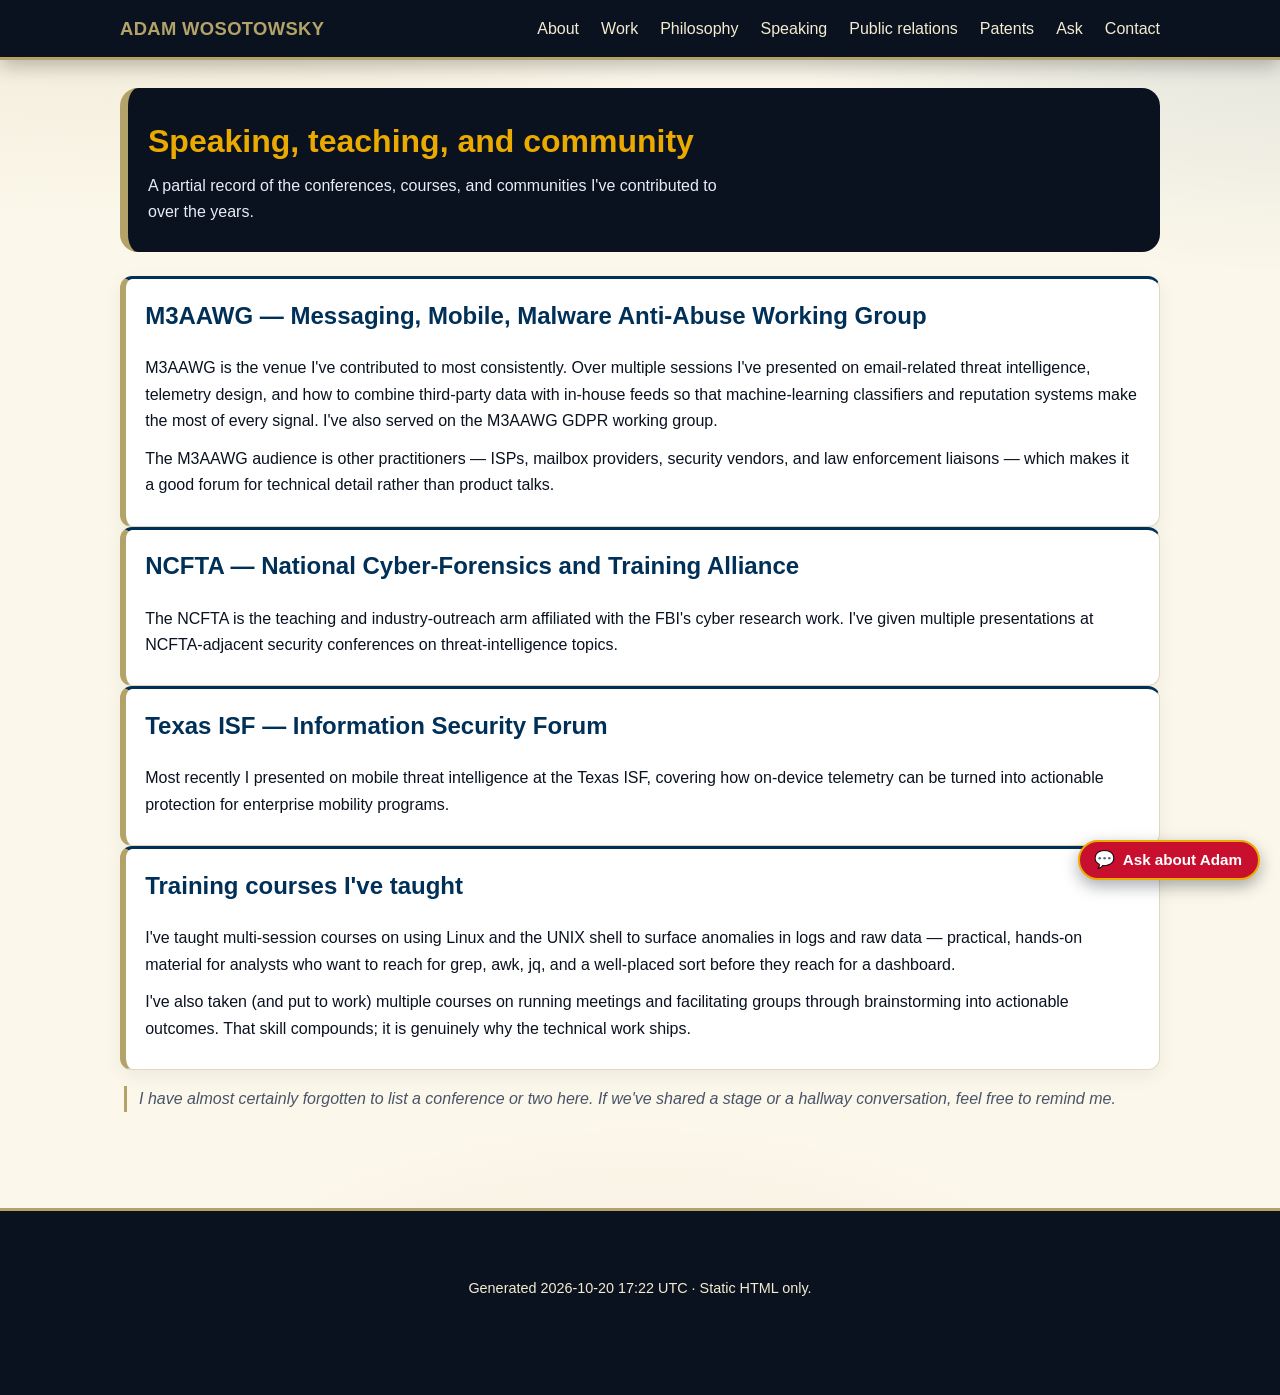
<file: adam/speaking/index.html>
<!doctype html>
<html lang="en">
<head>
  <meta charset="utf-8">
  <meta name="viewport" content="width=device-width, initial-scale=1">
  <meta name="referrer" content="no-referrer-when-downgrade">
  <title>Speaking, teaching, and community</title>
  <meta name="description" content="A partial record of the conferences, courses, and communities I&#x27;ve contributed to over the years.">
  <link rel="stylesheet" href="/adam/assets/styles.css">
  <link rel="icon" type="image/png" sizes="32x32" href="/adam/assets/favicon.png">
  <link rel="apple-touch-icon" sizes="180x180" href="/adam/assets/apple-touch-icon.png">
  <meta property="og:type" content="website">
  <meta property="og:title" content="Speaking, teaching, and community">
  <meta property="og:description" content="A partial record of the conferences, courses, and communities I&#x27;ve contributed to over the years.">
  <meta property="og:image" content="https://wosotowsky.org/adam/assets/og-card.png">
  <meta property="og:url" content="https://wosotowsky.org/adam/speaking/">
  <meta name="twitter:card" content="summary_large_image">
  <script src="/adam/assets/chat-launcher.js" defer></script>
</head>
<body>
  <header class="site-header">
    <div class="wrap header-inner">
      <a class="brand" href="/adam/">Adam&nbsp;Wosotowsky</a>
      <nav class="nav">
        <a href="/adam/about/">About</a>
        <a href="/adam/work/">Work</a>
        <a href="/adam/philosophy/">Philosophy</a>
        <a href="/adam/speaking/">Speaking</a>
        <a href="/adam/pr/">Public relations</a>
        <a href="/adam/patents/">Patents</a>
        <a href="/adam/chat/">Ask</a>
        <a href="/adam/contact/">Contact</a>
      </nav>
    </div>
  </header>
  <main class="wrap">

    <section class="page-head">
      <h1>Speaking, teaching, and community</h1>
      <p class="lead">A partial record of the conferences, courses, and communities I&#x27;ve contributed to over the years.</p>
    </section>
    <section class="card speaking-section">
      <h2>M3AAWG — Messaging, Mobile, Malware Anti-Abuse Working Group</h2>
      <p>M3AAWG is the venue I've contributed to most consistently. Over multiple sessions I've presented on email-related threat intelligence, telemetry design, and how to combine third-party data with in-house feeds so that machine-learning classifiers and reputation systems make the most of every signal. I've also served on the M3AAWG GDPR working group.</p>
      <p>The M3AAWG audience is other practitioners &mdash; ISPs, mailbox providers, security vendors, and law enforcement liaisons &mdash; which makes it a good forum for technical detail rather than product talks.</p>
    </section>

    <section class="card speaking-section">
      <h2>NCFTA — National Cyber-Forensics and Training Alliance</h2>
      <p>The NCFTA is the teaching and industry-outreach arm affiliated with the FBI's cyber research work. I've given multiple presentations at NCFTA-adjacent security conferences on threat-intelligence topics.</p>
    </section>

    <section class="card speaking-section">
      <h2>Texas ISF — Information Security Forum</h2>
      <p>Most recently I presented on mobile threat intelligence at the Texas ISF, covering how on-device telemetry can be turned into actionable protection for enterprise mobility programs.</p>
    </section>

    <section class="card speaking-section">
      <h2>Training courses I&#x27;ve taught</h2>
      <p>I've taught multi-session courses on using Linux and the UNIX shell to surface anomalies in logs and raw data &mdash; practical, hands-on material for analysts who want to reach for grep, awk, jq, and a well-placed sort before they reach for a dashboard.</p>
      <p>I've also taken (and put to work) multiple courses on running meetings and facilitating groups through brainstorming into actionable outcomes. That skill compounds; it is genuinely why the technical work ships.</p>
    </section>
    <p class="closing-note">I have almost certainly forgotten to list a conference or two here. If we&#x27;ve shared a stage or a hallway conversation, feel free to remind me.</p>
  </main>
  <footer class="site-footer">
    <div class="wrap">
      <p>Generated 2026-10-20 17:22 UTC &middot; Static HTML only.</p>
    </div>
  </footer>
</body>
</html>
</file>
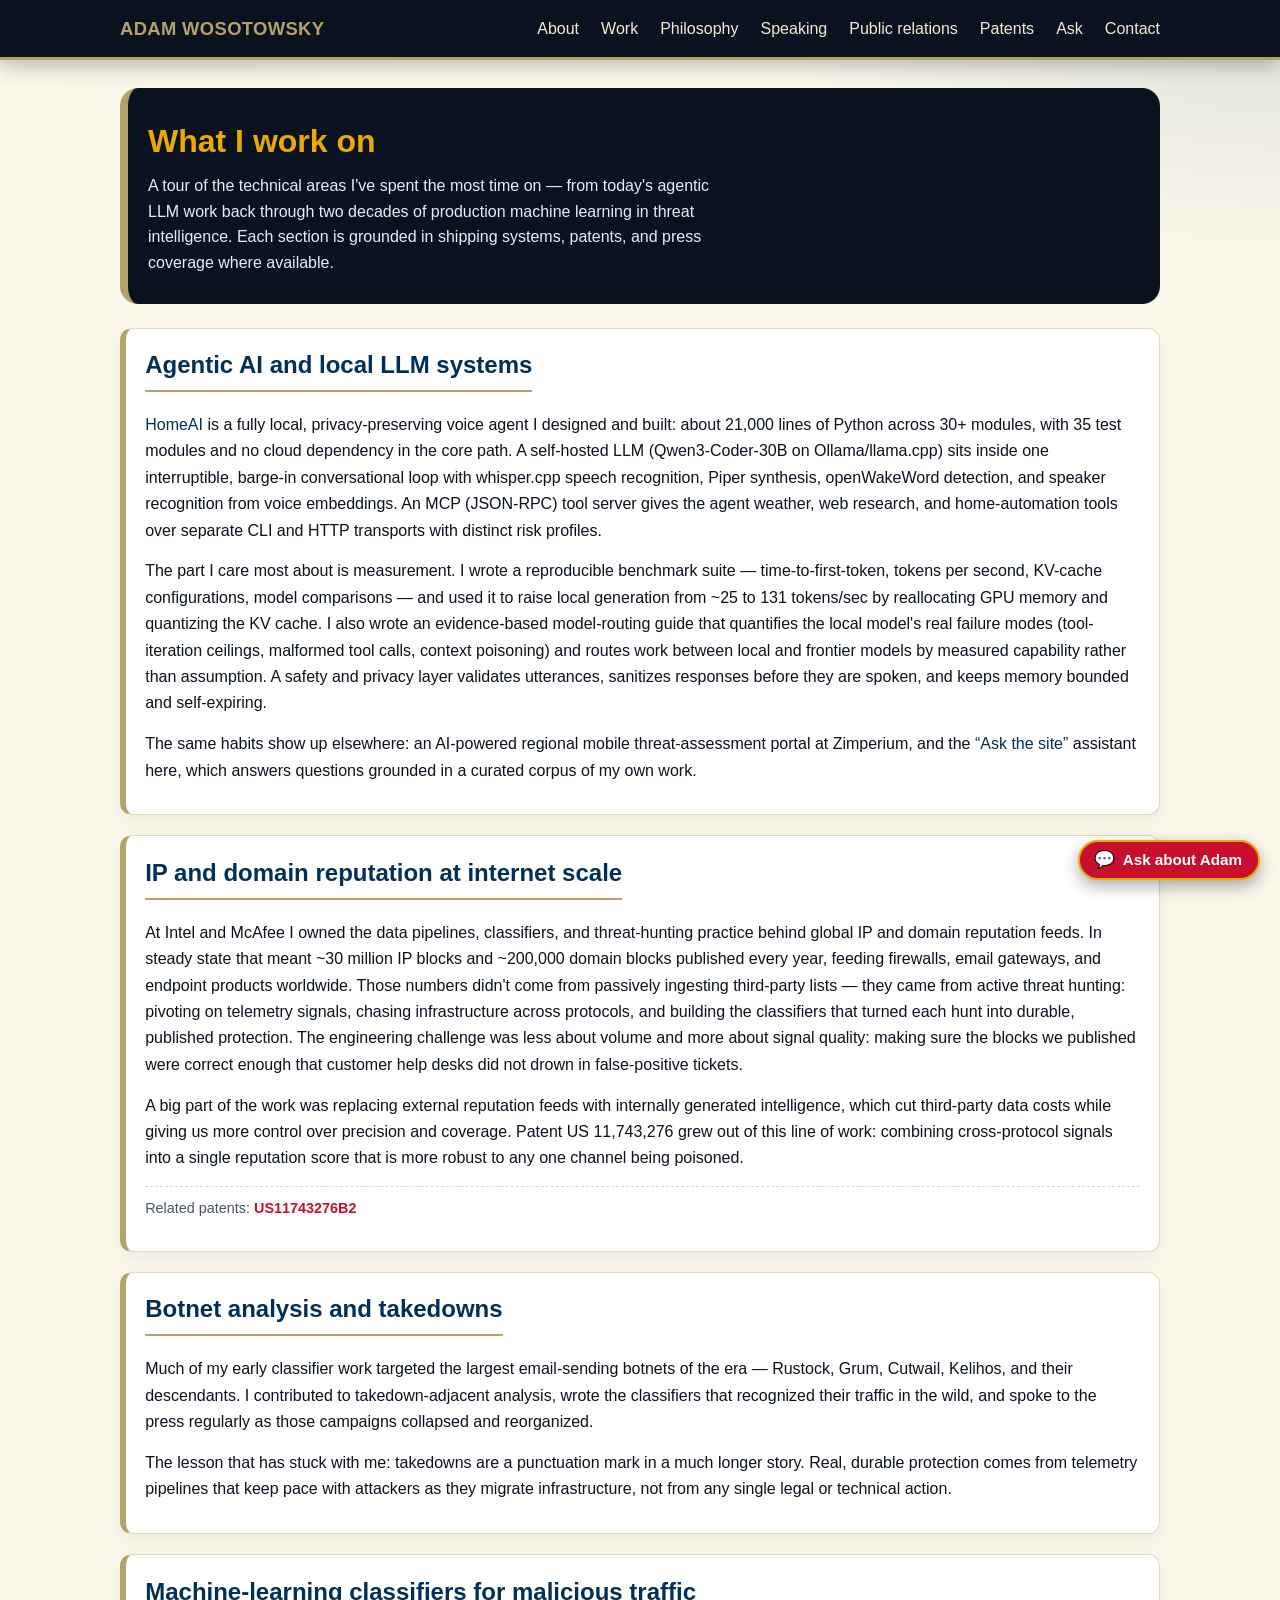
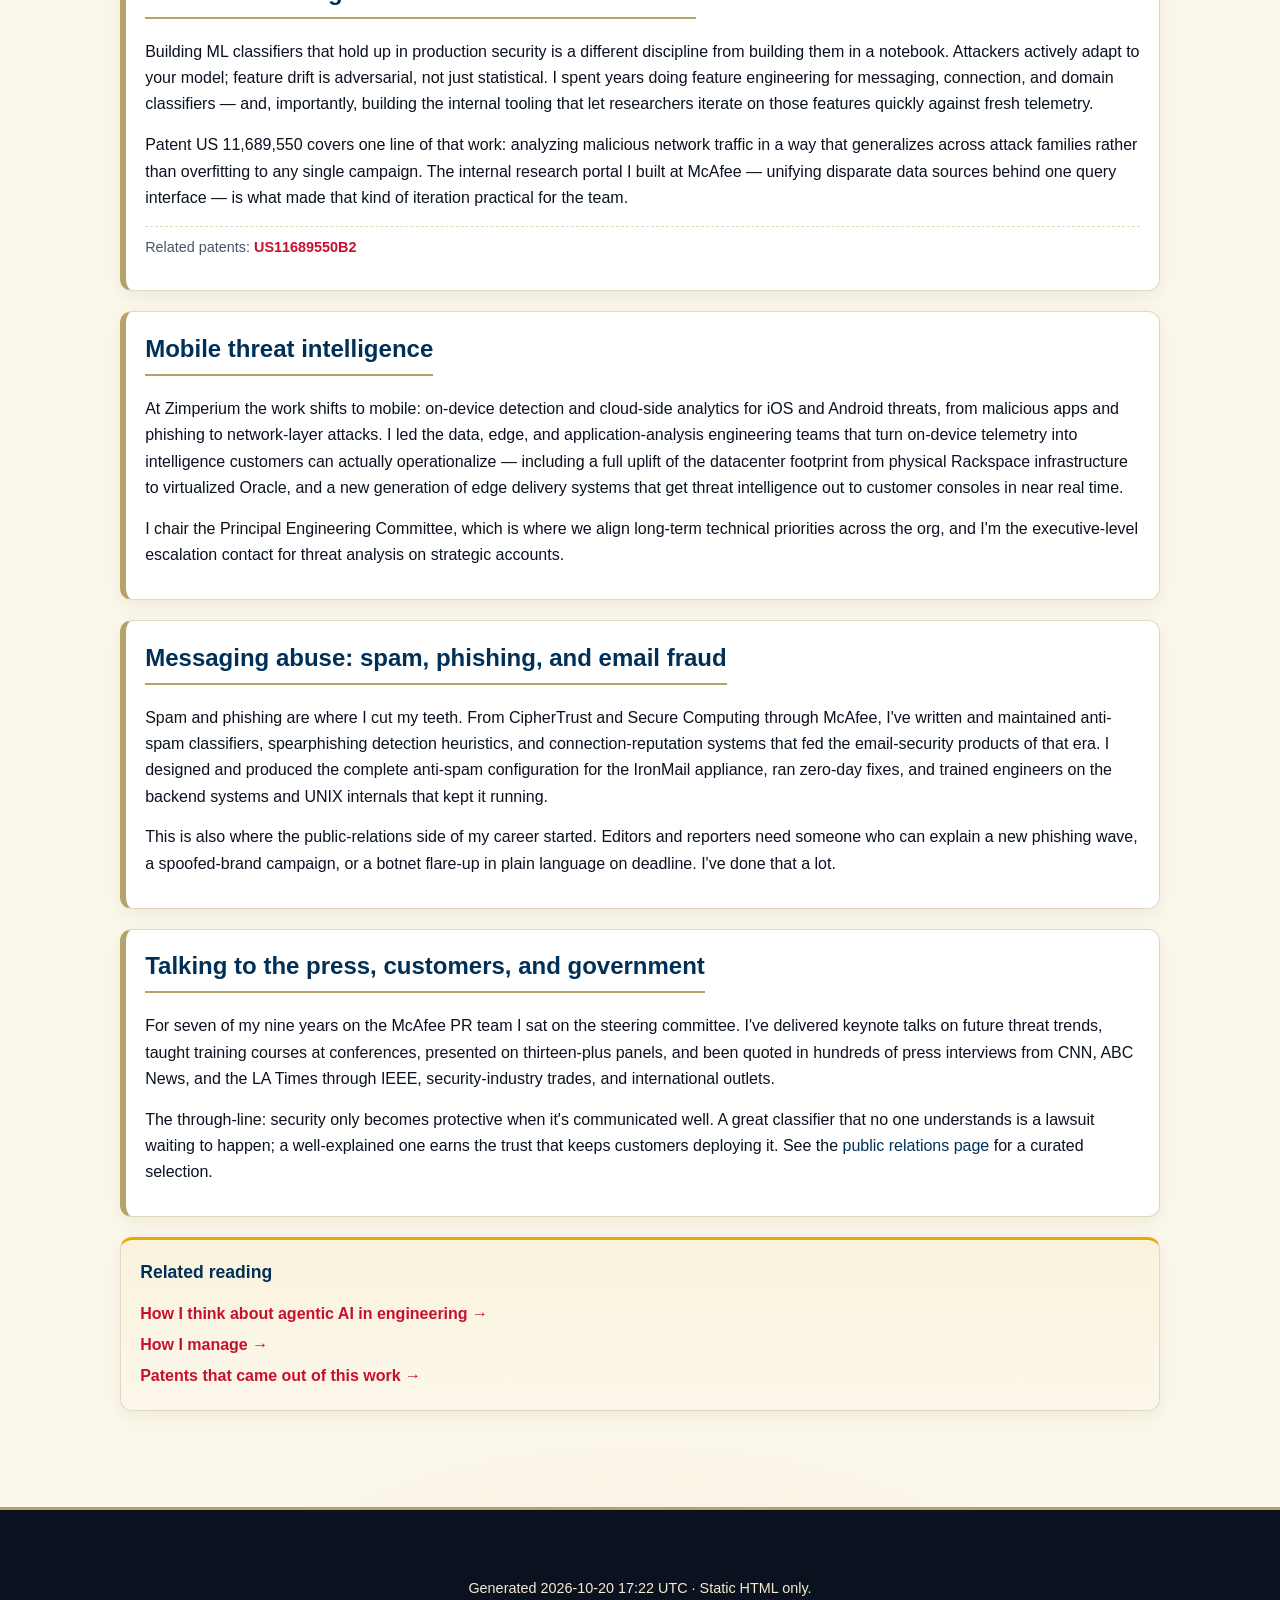
<file: adam/work/index.html>
<!doctype html>
<html lang="en">
<head>
  <meta charset="utf-8">
  <meta name="viewport" content="width=device-width, initial-scale=1">
  <meta name="referrer" content="no-referrer-when-downgrade">
  <title>What I work on</title>
  <meta name="description" content="A tour of the technical areas I&#x27;ve spent the most time on — from today&#x27;s agentic LLM work back through two decades of production machine learning in threat intelligence. Each section is grounded in shipping systems, patents, and press coverage where available.">
  <link rel="stylesheet" href="/adam/assets/styles.css">
  <link rel="icon" type="image/png" sizes="32x32" href="/adam/assets/favicon.png">
  <link rel="apple-touch-icon" sizes="180x180" href="/adam/assets/apple-touch-icon.png">
  <meta property="og:type" content="website">
  <meta property="og:title" content="What I work on">
  <meta property="og:description" content="A tour of the technical areas I&#x27;ve spent the most time on — from today&#x27;s agentic LLM work back through two decades of production machine learning in threat intelligence. Each section is grounded in shipping systems, patents, and press coverage where available.">
  <meta property="og:image" content="https://wosotowsky.org/adam/assets/og-card.png">
  <meta property="og:url" content="https://wosotowsky.org/adam/work/">
  <meta name="twitter:card" content="summary_large_image">
  <script src="/adam/assets/chat-launcher.js" defer></script>
</head>
<body>
  <header class="site-header">
    <div class="wrap header-inner">
      <a class="brand" href="/adam/">Adam&nbsp;Wosotowsky</a>
      <nav class="nav">
        <a href="/adam/about/">About</a>
        <a href="/adam/work/">Work</a>
        <a href="/adam/philosophy/">Philosophy</a>
        <a href="/adam/speaking/">Speaking</a>
        <a href="/adam/pr/">Public relations</a>
        <a href="/adam/patents/">Patents</a>
        <a href="/adam/chat/">Ask</a>
        <a href="/adam/contact/">Contact</a>
      </nav>
    </div>
  </header>
  <main class="wrap">

    <section class="page-head">
      <h1>What I work on</h1>
      <p class="lead">A tour of the technical areas I&#x27;ve spent the most time on — from today&#x27;s agentic LLM work back through two decades of production machine learning in threat intelligence. Each section is grounded in shipping systems, patents, and press coverage where available.</p>
    </section>
    <section class="card work-section" id="agentic-ai">
      <h2>Agentic AI and local LLM systems</h2>
      <p><a href="https://github.com/adamwoz-personal/homeai" rel="noopener noreferrer">HomeAI</a> is a fully local, privacy-preserving voice agent I designed and built: about 21,000 lines of Python across 30+ modules, with 35 test modules and no cloud dependency in the core path. A self-hosted LLM (Qwen3-Coder-30B on Ollama/llama.cpp) sits inside one interruptible, barge-in conversational loop with whisper.cpp speech recognition, Piper synthesis, openWakeWord detection, and speaker recognition from voice embeddings. An MCP (JSON-RPC) tool server gives the agent weather, web research, and home-automation tools over separate CLI and HTTP transports with distinct risk profiles.</p>
      <p>The part I care most about is measurement. I wrote a reproducible benchmark suite — time-to-first-token, tokens per second, KV-cache configurations, model comparisons — and used it to raise local generation from ~25 to 131 tokens/sec by reallocating GPU memory and quantizing the KV cache. I also wrote an evidence-based model-routing guide that quantifies the local model's real failure modes (tool-iteration ceilings, malformed tool calls, context poisoning) and routes work between local and frontier models by measured capability rather than assumption. A safety and privacy layer validates utterances, sanitizes responses before they are spoken, and keeps memory bounded and self-expiring.</p>
      <p>The same habits show up elsewhere: an AI-powered regional mobile threat-assessment portal at Zimperium, and the <a href="/adam/chat/">“Ask the site”</a> assistant here, which answers questions grounded in a curated corpus of my own work.</p>
    </section>

    <section class="card work-section" id="reputation">
      <h2>IP and domain reputation at internet scale</h2>
      <p>At Intel and McAfee I owned the data pipelines, classifiers, and threat-hunting practice behind global IP and domain reputation feeds. In steady state that meant ~30 million IP blocks and ~200,000 domain blocks published every year, feeding firewalls, email gateways, and endpoint products worldwide. Those numbers didn't come from passively ingesting third-party lists — they came from active threat hunting: pivoting on telemetry signals, chasing infrastructure across protocols, and building the classifiers that turned each hunt into durable, published protection. The engineering challenge was less about volume and more about signal quality: making sure the blocks we published were correct enough that customer help desks did not drown in false-positive tickets.</p>
      <p>A big part of the work was replacing external reputation feeds with internally generated intelligence, which cut third-party data costs while giving us more control over precision and coverage. Patent US 11,743,276 grew out of this line of work: combining cross-protocol signals into a single reputation score that is more robust to any one channel being poisoned.</p>
      <p class="meta">Related patents: <a href="/adam/patents/#US11743276B2">US11743276B2</a></p>
    </section>

    <section class="card work-section" id="botnets">
      <h2>Botnet analysis and takedowns</h2>
      <p>Much of my early classifier work targeted the largest email-sending botnets of the era — Rustock, Grum, Cutwail, Kelihos, and their descendants. I contributed to takedown-adjacent analysis, wrote the classifiers that recognized their traffic in the wild, and spoke to the press regularly as those campaigns collapsed and reorganized.</p>
      <p>The lesson that has stuck with me: takedowns are a punctuation mark in a much longer story. Real, durable protection comes from telemetry pipelines that keep pace with attackers as they migrate infrastructure, not from any single legal or technical action.</p>
    </section>

    <section class="card work-section" id="malicious-ip-ml">
      <h2>Machine-learning classifiers for malicious traffic</h2>
      <p>Building ML classifiers that hold up in production security is a different discipline from building them in a notebook. Attackers actively adapt to your model; feature drift is adversarial, not just statistical. I spent years doing feature engineering for messaging, connection, and domain classifiers — and, importantly, building the internal tooling that let researchers iterate on those features quickly against fresh telemetry.</p>
      <p>Patent US 11,689,550 covers one line of that work: analyzing malicious network traffic in a way that generalizes across attack families rather than overfitting to any single campaign. The internal research portal I built at McAfee — unifying disparate data sources behind one query interface — is what made that kind of iteration practical for the team.</p>
      <p class="meta">Related patents: <a href="/adam/patents/#US11689550B2">US11689550B2</a></p>
    </section>

    <section class="card work-section" id="mobile">
      <h2>Mobile threat intelligence</h2>
      <p>At Zimperium the work shifts to mobile: on-device detection and cloud-side analytics for iOS and Android threats, from malicious apps and phishing to network-layer attacks. I led the data, edge, and application-analysis engineering teams that turn on-device telemetry into intelligence customers can actually operationalize — including a full uplift of the datacenter footprint from physical Rackspace infrastructure to virtualized Oracle, and a new generation of edge delivery systems that get threat intelligence out to customer consoles in near real time.</p>
      <p>I chair the Principal Engineering Committee, which is where we align long-term technical priorities across the org, and I'm the executive-level escalation contact for threat analysis on strategic accounts.</p>
    </section>

    <section class="card work-section" id="messaging-abuse">
      <h2>Messaging abuse: spam, phishing, and email fraud</h2>
      <p>Spam and phishing are where I cut my teeth. From CipherTrust and Secure Computing through McAfee, I've written and maintained anti-spam classifiers, spearphishing detection heuristics, and connection-reputation systems that fed the email-security products of that era. I designed and produced the complete anti-spam configuration for the IronMail appliance, ran zero-day fixes, and trained engineers on the backend systems and UNIX internals that kept it running.</p>
      <p>This is also where the public-relations side of my career started. Editors and reporters need someone who can explain a new phishing wave, a spoofed-brand campaign, or a botnet flare-up in plain language on deadline. I've done that a lot.</p>
    </section>

    <section class="card work-section" id="public-relations">
      <h2>Talking to the press, customers, and government</h2>
      <p>For seven of my nine years on the McAfee PR team I sat on the steering committee. I've delivered keynote talks on future threat trends, taught training courses at conferences, presented on thirteen-plus panels, and been quoted in hundreds of press interviews from CNN, ABC News, and the LA Times through IEEE, security-industry trades, and international outlets.</p>
      <p>The through-line: security only becomes protective when it's communicated well. A great classifier that no one understands is a lawsuit waiting to happen; a well-explained one earns the trust that keeps customers deploying it. See the <a href="/adam/pr/">public relations page</a> for a curated selection.</p>
    </section>

    <section class="card see-also">
      <h2>Related reading</h2>
      <p><a href="/adam/philosophy/#agentic-ai">How I think about agentic AI in engineering &rarr;</a></p>
      <p><a href="/adam/philosophy/#management">How I manage &rarr;</a></p>
      <p><a href="/adam/patents/">Patents that came out of this work &rarr;</a></p>
    </section>
  </main>
  <footer class="site-footer">
    <div class="wrap">
      <p>Generated 2026-10-20 17:22 UTC &middot; Static HTML only.</p>
    </div>
  </footer>
</body>
</html>
</file>
<file: adam/assets/styles.css>
/* Georgia Tech-inspired palette: black + gold, with navy + red accents. */
:root {
  color-scheme: light;
  --ink: #0a1220;
  --muted: #4a5468;
  --paper: #ffffff;
  --paper-tint: #fbf7ea;
  --line: #e0d9be;
  --gt-gold: #b3a369;
  --gt-gold-bright: #eaaa00;
  --gt-navy: #003057;
  --gt-navy-deep: #001a33;
  --gt-red: #c8102e;
  --gt-black: #0a1220;
  --accent: #003057;
  --accent-hover: #c8102e;
  --grad-gold: linear-gradient(135deg, #b3a369 0%, #eaaa00 100%);
  --grad-navy: linear-gradient(135deg, #003057 0%, #1e4e8c 100%);
  --grad-red:  linear-gradient(135deg, #7a0a1c 0%, #c8102e 100%);
}

* { box-sizing: border-box; }
html, body { margin: 0; padding: 0; }

body {
  background:
    radial-gradient(1100px 500px at 8% -6%, rgba(179, 163, 105, 0.20), transparent 60%),
    radial-gradient(900px 500px at 100% 0%, rgba(0, 48, 87, 0.10), transparent 55%),
    radial-gradient(900px 500px at 50% 100%, rgba(200, 16, 46, 0.06), transparent 55%),
    var(--paper-tint);
  color: var(--ink);
  font-family: "Inter", "Segoe UI", Roboto, Helvetica, Arial, sans-serif;
  line-height: 1.6;
  min-height: 100vh;
}

a { color: var(--accent); text-decoration: none; }
a:hover { color: var(--accent-hover); text-decoration: underline; }

.wrap { max-width: 1080px; margin: 0 auto; padding: 1.75rem 1.25rem 3rem; }

/* --- Header --- */
.site-header {
  background: var(--gt-black);
  border-bottom: 3px solid var(--gt-gold);
  position: sticky;
  top: 0;
  z-index: 10;
  box-shadow: 0 6px 20px rgba(0, 0, 0, 0.25);
}
.header-inner {
  display: flex; align-items: center; justify-content: space-between;
  padding: 0.85rem 1.25rem;
  max-width: 1080px; margin: 0 auto;
}
.brand {
  font-weight: 800;
  font-size: 1.15rem;
  color: var(--gt-gold);
  letter-spacing: 0.02em;
  text-transform: uppercase;
}
.brand:hover { color: var(--gt-gold-bright); text-decoration: none; }
.nav a {
  margin-left: 1.1rem;
  color: #f4ecd0;
  font-weight: 500;
  border-bottom: 2px solid transparent;
  padding-bottom: 2px;
}
.nav a:hover { color: var(--gt-gold-bright); border-bottom-color: var(--gt-gold-bright); text-decoration: none; }

/* --- Footer --- */
.site-footer {
  padding: 1.5rem 0 2rem;
  color: #f4ecd0;
  background: var(--gt-black);
  border-top: 3px solid var(--gt-gold);
  font-size: 0.9rem;
  text-align: center;
  margin-top: 3rem;
}

/* --- Hero --- */
.hero {
  padding: 3rem 1.5rem 2rem;
  background: var(--grad-navy);
  border-radius: 22px;
  color: #fff;
  margin-bottom: 1.5rem;
  border: 2px solid var(--gt-gold);
  box-shadow: 0 24px 60px -20px rgba(0, 26, 51, 0.6);
}
.hero h1 {
  font-size: clamp(2.2rem, 5vw, 3.4rem);
  line-height: 1.05;
  letter-spacing: -0.02em;
  margin: 0 0 0.6rem;
  color: var(--gt-gold-bright);
}
.hero .lead {
  font-size: 1.15rem;
  color: #e7edf4;
  max-width: 62ch;
  margin: 0 0 0.75rem;
}
.hero .lead-sub {
  color: #cbd5e1;
  max-width: 62ch;
  margin: 0 0 1.5rem;
}
.hero-tiles {
  display: grid;
  gap: 1rem;
  grid-template-columns: repeat(auto-fit, minmax(230px, 1fr));
  margin-top: 1.5rem;
}
.tile {
  display: block;
  color: #fff;
  padding: 1.25rem 1.25rem 1.5rem;
  border-radius: 16px;
  border: 2px solid rgba(255,255,255,0.15);
  box-shadow: 0 18px 40px -14px rgba(0, 0, 0, 0.5);
  transition: transform 0.15s ease, box-shadow 0.15s ease, border-color 0.15s ease;
}
.tile:hover {
  text-decoration: none;
  transform: translateY(-3px);
  box-shadow: 0 26px 50px -14px rgba(0, 0, 0, 0.6);
  border-color: var(--gt-gold-bright);
}
.tile-pr      { background: var(--grad-gold); color: #0a1220; }
.tile-patents { background: var(--grad-red); }
.tile-all     { background: var(--grad-navy); border-color: var(--gt-gold); }
.tile-label { display: block; font-size: 0.85rem; letter-spacing: 0.1em; text-transform: uppercase; font-weight: 700; opacity: 0.95; }
.tile-count { display: block; font-size: 2.6rem; font-weight: 800; margin-top: 0.25rem; line-height: 1; }
.tile-sub   { display: block; margin-top: 0.4rem; opacity: 0.95; }
.hero-links { margin-top: 1rem; font-size: 1rem; color: #f4ecd0; }
.hero-links a { color: var(--gt-gold-bright); font-weight: 600; }
.hero-links a:hover { color: #fff; }

/* --- Page heads --- */
.page-head {
  padding: 1.75rem 1.25rem;
  background: var(--gt-black);
  color: #fff;
  border-radius: 18px;
  border-left: 8px solid var(--gt-gold);
  margin-bottom: 1.5rem;
}
.page-head h1 {
  font-size: 2rem;
  margin: 0 0 0.4rem;
  color: var(--gt-gold-bright);
}
.page-head .lead {
  color: #e7edf4;
  max-width: 66ch;
  margin: 0;
}
.page-head .lead a { color: var(--gt-gold-bright); }
.page-head .lead a:hover { color: #fff; }

/* --- Cards --- */
.card {
  background: var(--paper);
  border: 1px solid var(--line);
  border-top: 3px solid var(--gt-navy);
  border-radius: 12px;
  padding: 1.1rem 1.2rem 1rem;
  box-shadow: 0 6px 20px rgba(10, 18, 32, 0.06);
  position: relative;
}
.grid {
  display: grid;
  gap: 1rem;
  grid-template-columns: repeat(auto-fit, minmax(320px, 1fr));
  margin-top: 1rem;
}

.mention h3, .patent h3 {
  margin: 0.15rem 0 0.35rem;
  font-size: 1.05rem;
  line-height: 1.35;
}
.mention h3 a, .patent h3 a { color: var(--ink); }
.mention h3 a:hover, .patent h3 a:hover { color: var(--gt-red); text-decoration: none; }
.mention .desc, .patent .desc {
  color: var(--muted);
  font-size: 0.95rem;
  margin: 0.15rem 0 0.6rem;
}
.mention .outlet, .patent .pub {
  display: inline-block;
  font-size: 0.72rem;
  font-weight: 800;
  letter-spacing: 0.1em;
  text-transform: uppercase;
  padding: 0.25rem 0.6rem;
  border-radius: 4px;
  color: var(--gt-black);
  background: var(--gt-gold);
}
.patent .pub { background: var(--gt-red); color: #fff; }
.mention .src, .patent .meta {
  font-size: 0.85rem;
  color: var(--muted);
  margin: 0;
}

/* --- Patents preview on landing --- */
.patents-preview { border-top-color: var(--gt-red); }
.patents-preview h2 {
  margin: 0 0 0.5rem;
  font-size: 1.15rem;
  color: var(--gt-navy);
}
.patent-list {
  list-style: none;
  padding: 0;
  margin: 0.25rem 0 0.75rem;
  display: grid;
  gap: 0.4rem;
}
.patent-list li a {
  display: block;
  padding: 0.6rem 0.8rem;
  border-radius: 8px;
  background: linear-gradient(90deg, rgba(179,163,105,0.14), rgba(200,16,46,0.06));
  color: var(--ink);
  border-left: 3px solid var(--gt-gold);
  transition: background 0.15s ease;
}
.patent-list li a:hover {
  text-decoration: none;
  background: linear-gradient(90deg, rgba(179,163,105,0.28), rgba(200,16,46,0.14));
  border-left-color: var(--gt-red);
}
.more { font-weight: 700; color: var(--gt-red); }
.more:hover { color: var(--gt-navy); }

/* --- Bio / Work pages --- */
.bio-intro, .bio-highlights, .bio-roles { margin-bottom: 1.25rem; }

.career-arc { margin-bottom: 1.25rem; border-left: 4px solid var(--gt-gold); }
.career-arc-header {
  display: flex; justify-content: space-between; align-items: baseline;
  flex-wrap: wrap; gap: 0.5rem; margin-bottom: 0.4rem;
}
.career-arc-header h2 {
  color: var(--gt-navy); font-family: Georgia, serif;
  margin: 0; font-size: 1.15rem;
}
.career-arc-years {
  color: var(--gt-red); font-weight: 700; font-size: 0.9rem;
  letter-spacing: 0.02em;
}
.career-arc-lead { margin: 0 0 0.9rem 0; color: #444; }
.career-chain {
  list-style: none; padding: 0; margin: 0 0 0.9rem 0;
  display: grid; gap: 0.4rem;
}
.career-step {
  display: grid;
  grid-template-columns: minmax(11rem, 1fr) minmax(9rem, 1fr) minmax(10rem, auto);
  gap: 0.6rem 1rem;
  padding: 0.55rem 0.75rem;
  background: #f6f4ee;
  border-left: 3px solid var(--gt-navy);
  border-radius: 3px;
  align-items: baseline;
}
.career-step-role { font-weight: 700; color: var(--gt-navy); }
.career-step-employer { color: #333; }
.career-step-note { color: #666; font-size: 0.88rem; font-style: italic; }
.career-arc-footnote { margin: 0; color: #555; font-size: 0.92rem; }
@media (max-width: 640px) {
  .career-step { grid-template-columns: 1fr; gap: 0.15rem; padding: 0.5rem 0.7rem; }
  .career-step-note { font-size: 0.85rem; }
}

.bio-intro p, .bio-roles p, .work-section p { line-height: 1.65; margin: 0 0 0.9rem 0; }
.bio-highlights h2, .bio-roles h2, .work-section h2 {
  color: var(--gt-navy);
  margin-top: 0;
  border-bottom: 2px solid var(--gt-gold);
  padding-bottom: 0.35rem;
  display: inline-block;
}
.bio-highlights ul.bullet-list { padding-left: 1.2rem; margin: 0.6rem 0 0 0; }
.bio-highlights ul.bullet-list li {
  line-height: 1.55;
  margin-bottom: 0.45rem;
  padding-left: 0.25rem;
}
.bio-highlights ul.bullet-list li::marker { color: var(--gt-red); font-weight: 800; }
.work-section {
  border-left: 6px solid var(--gt-gold);
  border-top: 1px solid var(--line);
  margin-bottom: 1.25rem;
}
.work-section .meta {
  font-size: 0.9rem;
  color: var(--muted);
  margin-top: 0.6rem;
  padding-top: 0.6rem;
  border-top: 1px dashed var(--line);
}
.work-section .meta a { color: var(--gt-red); font-weight: 600; }

.empty {
  color: var(--muted);
  padding: 1rem;
  background: rgba(179,163,105,0.10);
  border-left: 4px solid var(--gt-gold);
  border-radius: 8px;
}

code {
  background: #f4ecd0;
  border-radius: 4px;
  padding: 0.1rem 0.35rem;
  color: var(--gt-navy);
  font-size: 0.92em;
}

@media (max-width: 640px) {
  .header-inner { flex-direction: column; align-items: flex-start; gap: 0.5rem; }
  .nav a { margin-left: 0; margin-right: 0.9rem; }
  .hero { padding: 2rem 1.25rem 1.5rem; }
}

.patent .long-desc {
  color: var(--ink);
  font-size: 0.98rem;
  line-height: 1.6;
  margin: 0.4rem 0 0.8rem;
  padding: 0.75rem 0.9rem;
  background: rgba(179,163,105,0.09);
  border-left: 3px solid var(--gt-gold);
  border-radius: 6px;
}

.bio-looking { border-top-color: var(--gt-red); }
.bio-looking h2 { color: var(--gt-red); border-bottom-color: var(--gt-red); }

.essay { border-left: 6px solid var(--gt-navy); }
.essay h2 { color: var(--gt-navy); margin-top: 0; border-bottom: 2px solid var(--gt-gold); padding-bottom: 0.35rem; display: inline-block; }
.essay p { line-height: 1.7; margin: 0 0 0.9rem 0; }

.speaking-section { border-left: 6px solid var(--gt-gold); }
.speaking-section h2 { color: var(--gt-navy); margin-top: 0; }
.speaking-section p { line-height: 1.65; margin: 0 0 0.7rem 0; }
.closing-note {
  color: var(--muted);
  font-style: italic;
  margin: 1rem 0.25rem 0;
  padding-left: 0.75rem;
  border-left: 3px solid var(--gt-gold);
}

.contact-card { border-top-color: var(--gt-gold); }
.contact-list { list-style: none; padding: 0; margin: 0.5rem 0 0; display: grid; gap: 0.6rem; }
.contact-list li {
  display: grid;
  grid-template-columns: 120px 1fr;
  gap: 1rem;
  padding: 0.55rem 0.6rem;
  background: linear-gradient(90deg, rgba(179,163,105,0.12), rgba(0,48,87,0.04));
  border-left: 3px solid var(--gt-gold);
  border-radius: 6px;
  align-items: center;
}
.ch-label { font-weight: 700; color: var(--gt-navy); text-transform: uppercase; font-size: 0.8rem; letter-spacing: 0.08em; }
.ch-value { color: var(--ink); }
.ch-value a { color: var(--gt-red); font-weight: 600; }
.contact-card .note { color: var(--muted); font-size: 0.95rem; margin: 1rem 0 0; }

@media (max-width: 520px) {
  .contact-list li { grid-template-columns: 1fr; gap: 0.15rem; }
}

.see-also { border-top-color: var(--gt-gold-bright); background: linear-gradient(180deg, rgba(234,170,0,0.06), transparent); }
.see-also h2 { color: var(--gt-navy); margin-top: 0; font-size: 1.1rem; }
.see-also p { margin: 0.35rem 0; }
.see-also a { color: var(--gt-red); font-weight: 600; }
.see-also-inline { color: var(--muted); font-size: 0.95rem; margin-top: 0.6rem; }
.see-also-inline a { color: var(--gt-navy); font-weight: 600; }
.see-also-list { list-style: none; padding: 0; margin: 0.4rem 0 0; display: grid; gap: 0.35rem; }
.see-also-list li::before { content: "\2192  "; color: var(--gt-red); font-weight: 800; }

.hire-pitch-card { border-top: 4px solid var(--gt-red); }
.hire-pitch { font-size: 1.05rem; line-height: 1.55; color: #222; margin: 0 0 1rem 0; }
.hire-ctas { display: flex; flex-wrap: wrap; gap: 0.6rem; }
.hire-ctas a {
  display: inline-block; padding: 0.55rem 1rem; border-radius: 4px;
  text-decoration: none; font-weight: 700; letter-spacing: 0.01em;
  border: 2px solid var(--gt-navy);
}
.hire-ctas .cta-primary { background: var(--gt-navy); color: #fff; }
.hire-ctas .cta-primary:hover { background: var(--gt-red); border-color: var(--gt-red); }
.hire-ctas .cta-secondary { color: var(--gt-navy); background: #fff; }
.hire-ctas .cta-secondary:hover { background: var(--gt-navy); color: #fff; }
.hire-highlights { border-top-color: var(--gt-gold); }
.hire-looking { border-top-color: var(--gt-red); }
.hire-looking h2 { color: var(--gt-red); border-bottom-color: var(--gt-red); }

.chat-card { border-top-color: var(--gt-red); }
.visually-hidden { position: absolute; width: 1px; height: 1px; padding: 0; margin: -1px; overflow: hidden; clip: rect(0,0,0,0); border: 0; }
.chat-messages {
  display: flex;
  flex-direction: column;
  gap: 0.6rem;
  min-height: 220px;
  max-height: 60vh;
  overflow-y: auto;
  padding: 0.6rem;
  background: rgba(0,48,87,0.03);
  border: 1px solid rgba(0,48,87,0.12);
  border-radius: 8px;
  margin-bottom: 0.8rem;
}
.chat-msg { display: flex; }
.chat-msg-user { justify-content: flex-end; }
.chat-msg-assistant, .chat-msg-system { justify-content: flex-start; }
.chat-bubble {
  max-width: 88%;
  padding: 0.55rem 0.8rem;
  border-radius: 12px;
  line-height: 1.5;
  white-space: pre-wrap;
  word-wrap: break-word;
}
.chat-msg-user .chat-bubble {
  background: var(--gt-navy);
  color: #fff;
  border-bottom-right-radius: 3px;
}
.chat-msg-assistant .chat-bubble {
  background: #fff;
  border: 1px solid rgba(179,163,105,0.5);
  border-left: 3px solid var(--gt-gold-bright);
  border-bottom-left-radius: 3px;
  color: var(--ink);
}
.chat-msg-assistant .chat-bubble a { color: var(--gt-red); font-weight: 600; }
.chat-msg-system .chat-bubble { background: rgba(200,16,46,0.08); color: var(--gt-red); font-style: italic; }
.chat-form { display: flex; flex-direction: column; gap: 0.5rem; }
#chat-input {
  font: inherit;
  padding: 0.6rem 0.7rem;
  border: 2px solid rgba(0,48,87,0.35);
  border-radius: 6px;
  resize: vertical;
  min-height: 3rem;
  background: #fff;
  color: var(--ink);
}
#chat-input:focus { outline: none; border-color: var(--gt-gold-bright); box-shadow: 0 0 0 3px rgba(234,170,0,0.25); }
.chat-controls { display: flex; align-items: center; justify-content: space-between; gap: 1rem; }
.chat-status { color: var(--muted); font-size: 0.9rem; }
.chat-submit {
  background: var(--gt-red);
  color: #fff;
  border: none;
  padding: 0.55rem 1.4rem;
  border-radius: 6px;
  font-weight: 700;
  cursor: pointer;
  font-size: 0.95rem;
}
.chat-submit:hover { background: #a80d26; }
.chat-submit:disabled { background: #999; cursor: not-allowed; }
.chat-suggestions { display: flex; flex-wrap: wrap; gap: 0.4rem; margin-top: 0.9rem; }
.chip {
  display: inline-block;
  padding: 0.25rem 0.65rem;
  border-radius: 999px;
  background: rgba(179,163,105,0.15);
  border: 1px solid rgba(179,163,105,0.4);
  color: var(--gt-navy);
  font-size: 0.85rem;
  cursor: pointer;
  user-select: none;
}
.chip:hover { background: rgba(179,163,105,0.28); }
.chat-footnote { color: var(--muted); font-size: 0.85rem; margin-top: 0.9rem; line-height: 1.5; }
.chat-footnote a { color: var(--gt-red); }

/* --- Corner chat launcher (see adam/assets/chat-launcher.js) --- */
.wos-chat-root { position: fixed; right: 1.25rem; bottom: 1.25rem; z-index: 9998; font-family: inherit; }
.wos-chat-visually-hidden { position: absolute; width: 1px; height: 1px; padding: 0; margin: -1px; overflow: hidden; clip: rect(0,0,0,0); border: 0; }

.wos-chat-pill {
  display: inline-flex; align-items: center; gap: 0.5rem;
  padding: 0.6rem 1rem 0.6rem 0.85rem;
  background: var(--gt-red); color: #fff;
  border: 2px solid var(--gt-gold-bright);
  border-radius: 999px;
  font-weight: 700; font-size: 0.95rem;
  cursor: pointer;
  box-shadow: 0 6px 16px rgba(10,18,32,0.35);
  transition: transform 0.15s ease, box-shadow 0.15s ease, background 0.15s ease;
}
.wos-chat-pill:hover { background: #a80d26; transform: translateY(-1px); box-shadow: 0 8px 20px rgba(10,18,32,0.4); }
.wos-chat-pill:focus-visible { outline: 3px solid var(--gt-gold-bright); outline-offset: 2px; }
.wos-chat-pill-icon { font-size: 1.05rem; line-height: 1; }
.wos-chat-pill-label { line-height: 1; }

.wos-chat-teaser {
  position: absolute; right: 0; bottom: 3.6rem;
  max-width: 260px;
  background: #fff; color: var(--ink);
  border: 1px solid rgba(179,163,105,0.5);
  border-left: 4px solid var(--gt-gold-bright);
  border-radius: 10px;
  padding: 0.6rem 2rem 0.6rem 0.8rem;
  box-shadow: 0 6px 14px rgba(10,18,32,0.25);
  opacity: 0; transform: translateY(6px);
  pointer-events: none;
  transition: opacity 0.25s ease, transform 0.25s ease;
  font-size: 0.9rem;
  cursor: pointer;
}
.wos-chat-teaser::after {
  content: ""; position: absolute; right: 1.2rem; bottom: -8px;
  width: 14px; height: 14px; background: #fff;
  border-right: 1px solid rgba(179,163,105,0.5);
  border-bottom: 1px solid rgba(179,163,105,0.5);
  transform: rotate(45deg);
}
.wos-chat-teaser-visible { opacity: 1; transform: translateY(0); pointer-events: auto; }
.wos-chat-teaser-close {
  position: absolute; top: 4px; right: 6px;
  background: transparent; border: 0; padding: 2px 6px;
  color: var(--muted); cursor: pointer; font-size: 1.05rem; line-height: 1;
}
.wos-chat-teaser-close:hover { color: var(--gt-red); }

.wos-chat-panel[hidden] { display: none !important; }
.wos-chat-panel {
  position: absolute; right: 0; bottom: 3.6rem;
  width: 380px; max-width: calc(100vw - 2rem);
  height: 520px; max-height: calc(100vh - 5rem);
  display: flex; flex-direction: column;
  background: #fff;
  border: 1px solid rgba(0,48,87,0.25);
  border-top: 4px solid var(--gt-gold-bright);
  border-radius: 12px;
  box-shadow: 0 12px 32px rgba(10,18,32,0.45);
  overflow: hidden;
  transform-origin: bottom right;
  animation: wos-chat-pop 0.18s ease-out;
}
@keyframes wos-chat-pop {
  from { opacity: 0; transform: scale(0.94) translateY(6px); }
  to   { opacity: 1; transform: scale(1) translateY(0); }
}
@media (prefers-reduced-motion: reduce) {
  .wos-chat-panel { animation: none; }
  .wos-chat-teaser { transition: none; }
}

.wos-chat-header {
  display: flex; align-items: center; justify-content: space-between;
  padding: 0.6rem 0.8rem;
  background: var(--gt-navy); color: #fff;
}
.wos-chat-title { font-size: 1rem; margin: 0; color: #fff; }
.wos-chat-header-right { display: flex; align-items: center; gap: 0.4rem; }
.wos-chat-full { color: var(--gt-gold-bright); font-size: 0.85rem; text-decoration: none; }
.wos-chat-full:hover { text-decoration: underline; }
.wos-chat-close {
  background: transparent; border: 0; color: #fff;
  font-size: 1.35rem; line-height: 1; cursor: pointer; padding: 0 0.4rem;
}
.wos-chat-close:hover { color: var(--gt-gold-bright); }

.wos-chat-messages {
  flex: 1 1 auto; overflow-y: auto;
  padding: 0.65rem; display: flex; flex-direction: column; gap: 0.5rem;
  background: rgba(0,48,87,0.03);
}
.wos-chat-msg { display: flex; }
.wos-chat-msg-user { justify-content: flex-end; }
.wos-chat-msg-assistant, .wos-chat-msg-system { justify-content: flex-start; }
.wos-chat-bubble {
  max-width: 88%; padding: 0.5rem 0.7rem; border-radius: 12px;
  line-height: 1.5; white-space: pre-wrap; word-wrap: break-word; font-size: 0.92rem;
}
.wos-chat-msg-user .wos-chat-bubble {
  background: var(--gt-navy); color: #fff; border-bottom-right-radius: 3px;
}
.wos-chat-msg-assistant .wos-chat-bubble {
  background: #fff;
  border: 1px solid rgba(179,163,105,0.5);
  border-left: 3px solid var(--gt-gold-bright);
  border-bottom-left-radius: 3px;
  color: var(--ink);
}
.wos-chat-msg-assistant .wos-chat-bubble a { color: var(--gt-red); font-weight: 600; }
.wos-chat-msg-system .wos-chat-bubble { background: rgba(200,16,46,0.08); color: var(--gt-red); font-style: italic; }

.wos-chat-form { padding: 0.6rem; border-top: 1px solid rgba(0,48,87,0.12); background: #fff; }
.wos-chat-input {
  width: 100%; box-sizing: border-box;
  font: inherit; padding: 0.5rem 0.6rem;
  border: 2px solid rgba(0,48,87,0.25); border-radius: 6px;
  resize: none; min-height: 2.6rem;
  color: var(--ink); background: #fff;
}
.wos-chat-input:focus { outline: none; border-color: var(--gt-gold-bright); box-shadow: 0 0 0 3px rgba(234,170,0,0.25); }
.wos-chat-controls { display: flex; align-items: center; justify-content: space-between; margin-top: 0.4rem; gap: 0.75rem; }
.wos-chat-status { color: var(--muted); font-size: 0.85rem; }
.wos-chat-submit {
  background: var(--gt-red); color: #fff; border: none;
  padding: 0.45rem 1.1rem; border-radius: 6px;
  font-weight: 700; font-size: 0.9rem; cursor: pointer;
}
.wos-chat-submit:hover { background: #a80d26; }
.wos-chat-submit:disabled { background: #999; cursor: not-allowed; }

@media (max-width: 520px) {
  .wos-chat-root { right: 0.75rem; bottom: 0.75rem; }
  .wos-chat-panel { width: calc(100vw - 1.5rem); height: calc(100vh - 4rem); }
  .wos-chat-pill-label { display: none; }
  .wos-chat-pill { padding: 0.75rem; }
  .wos-chat-pill-icon { font-size: 1.35rem; }
}
</file>
